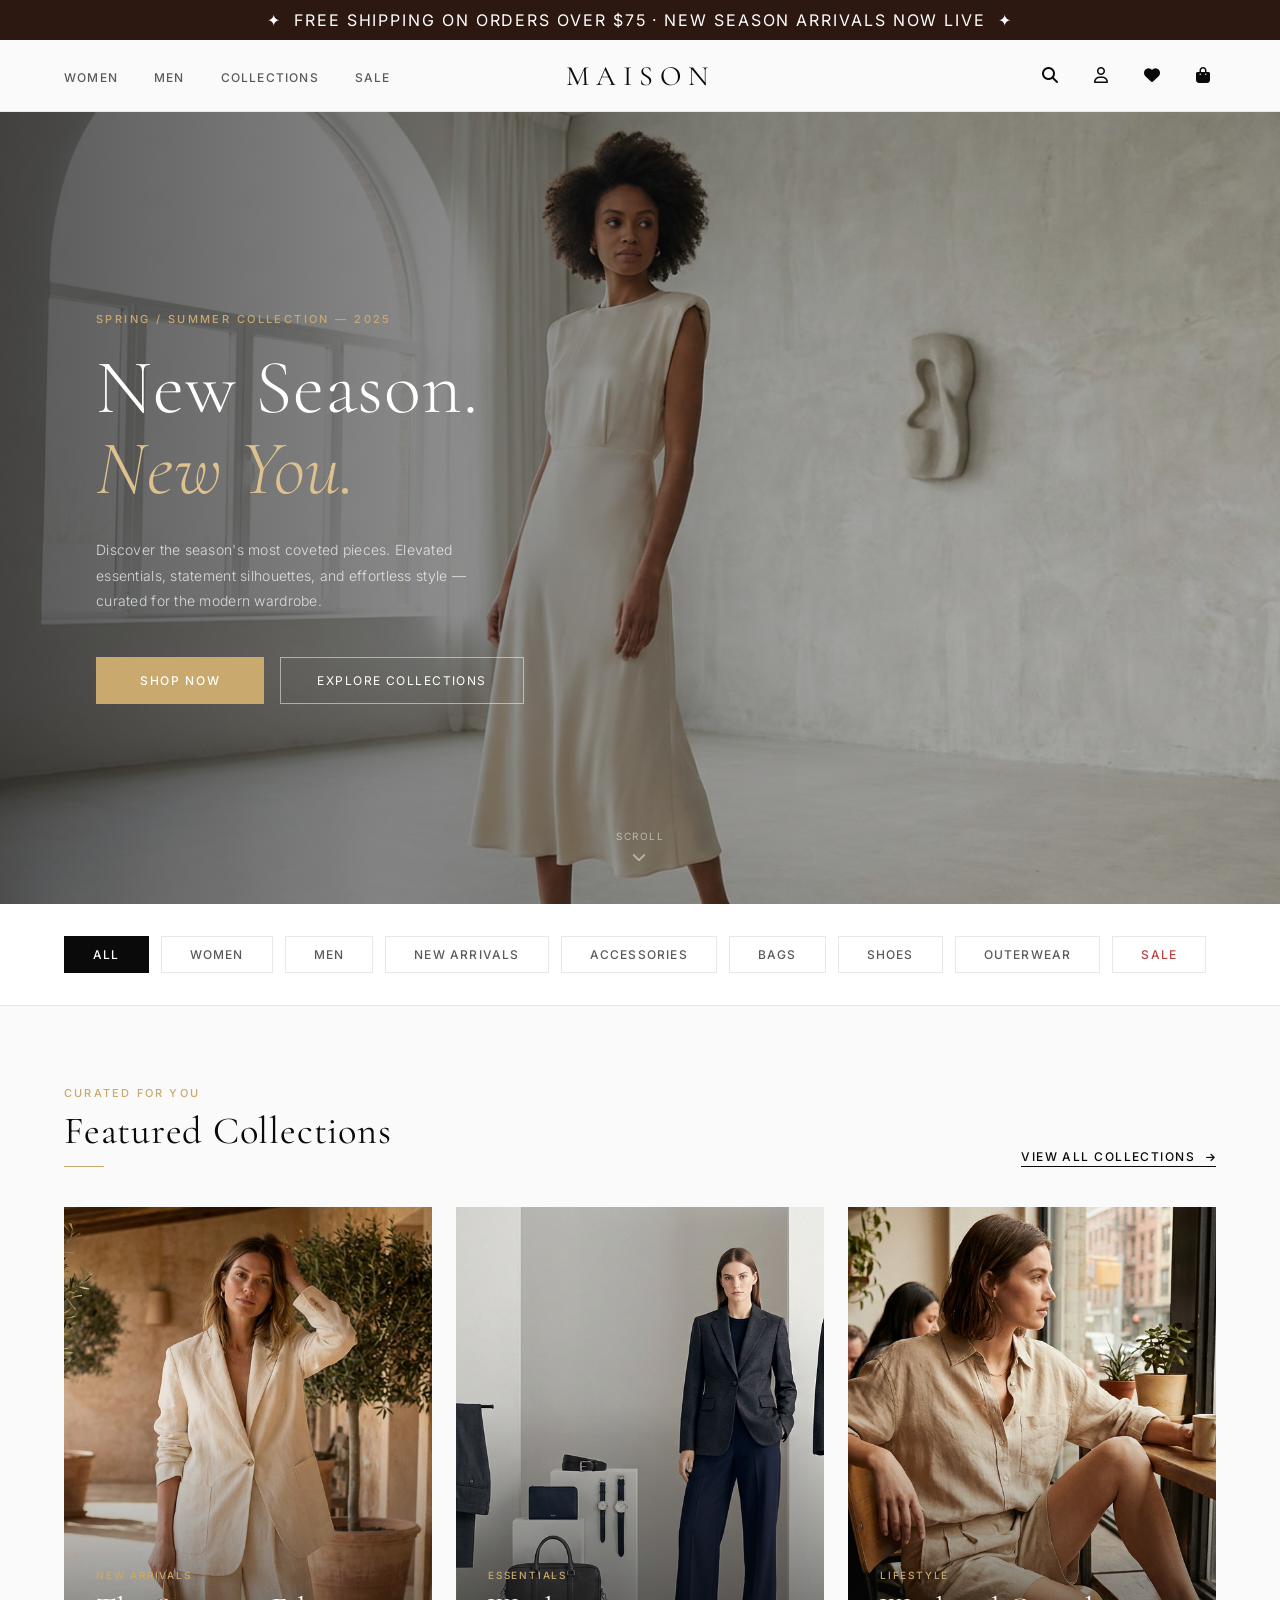
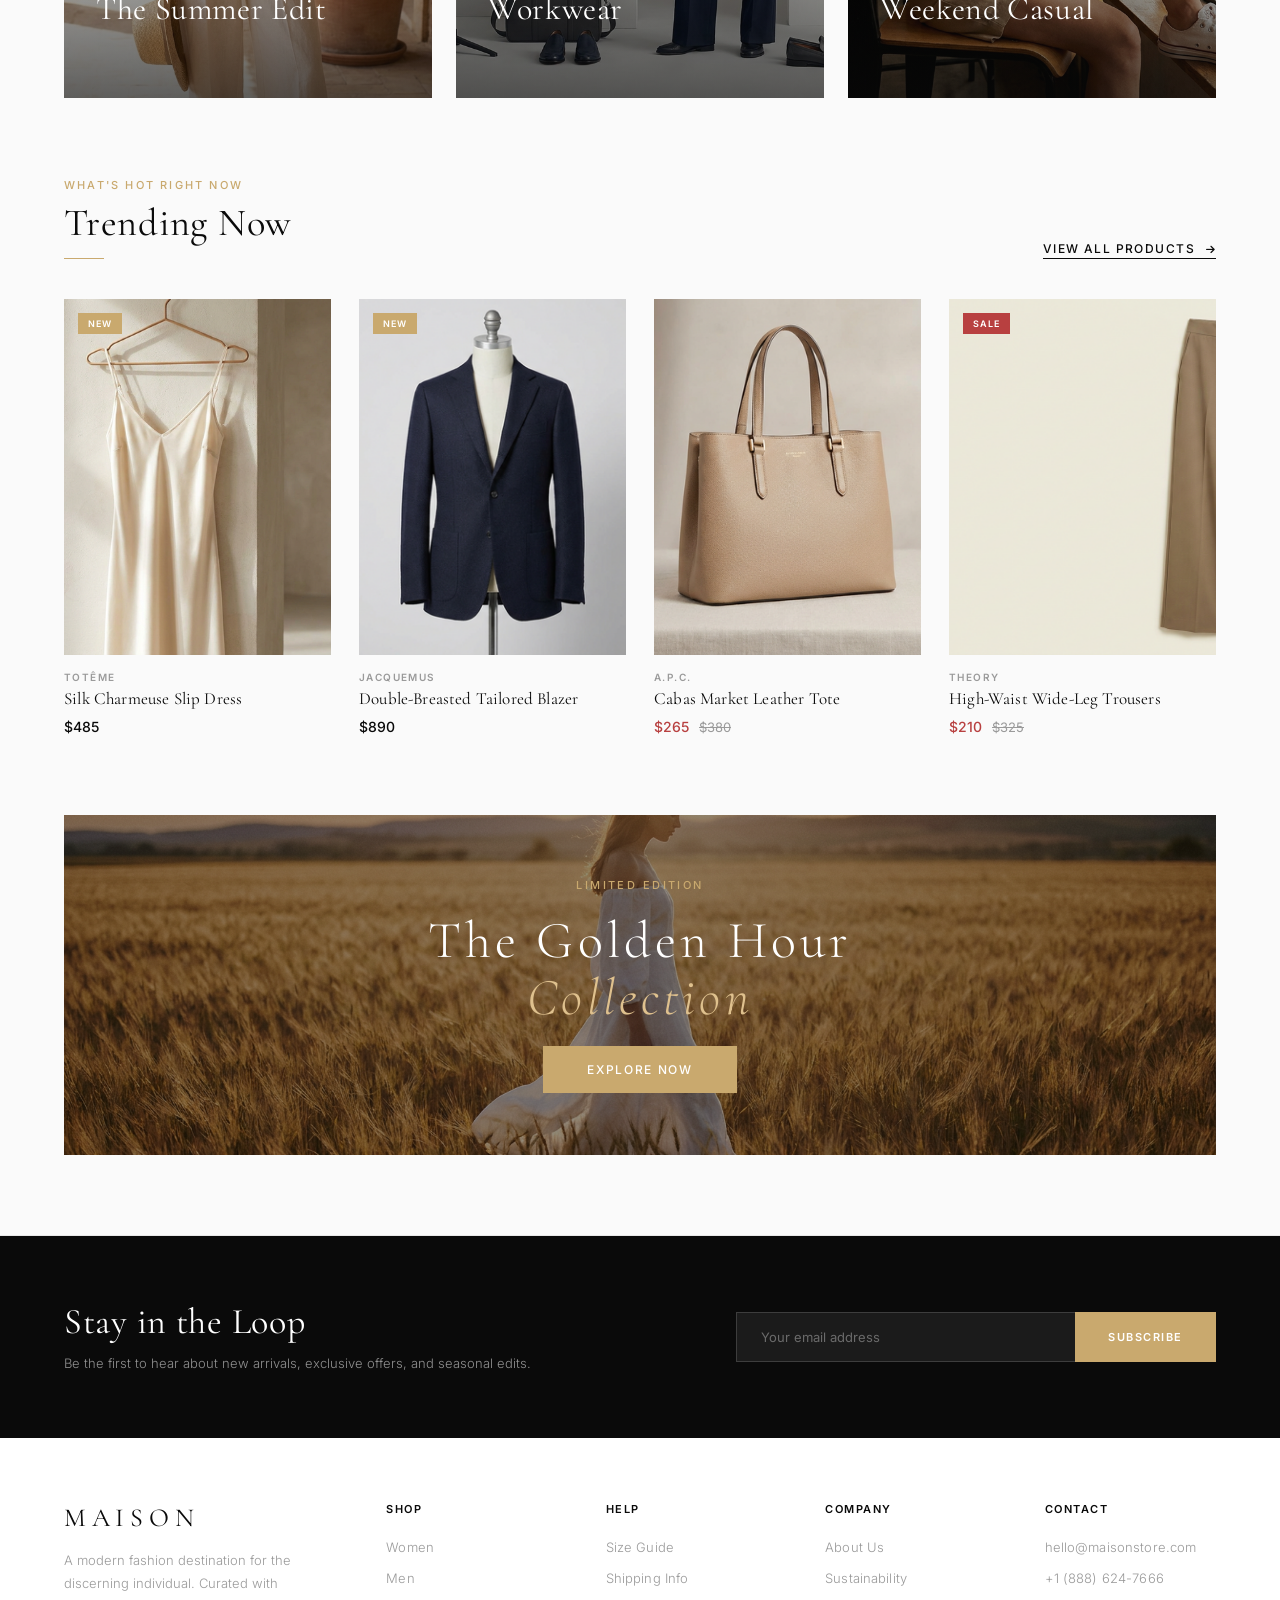
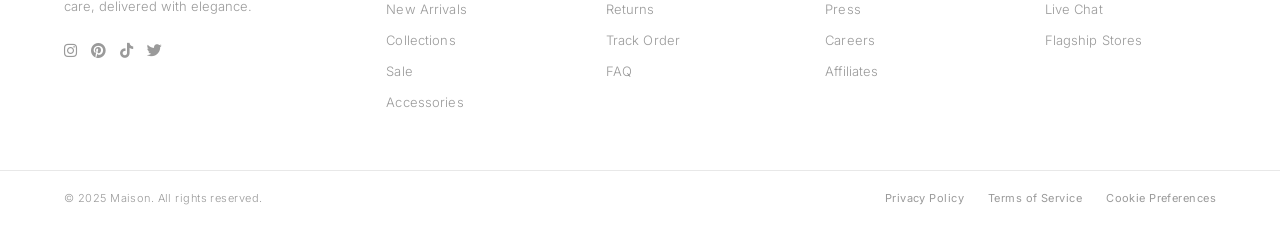
<file: index.html>
<!DOCTYPE html><html lang="en"><head>
  <meta charset="UTF-8">
  <meta name="viewport" content="width=device-width, initial-scale=1.0">
  <title>MAISON — New Season. New You.</title>
  <link rel="preconnect" href="https://fonts.googleapis.com">
  <link rel="preconnect" href="https://fonts.gstatic.com" crossorigin="">
  <link href="https://fonts.googleapis.com/css2?family=Cormorant+Garamond:ital,wght@0,300;0,400;0,500;0,600;1,300;1,400;1,500&amp;family=Inter:wght@300;400;500;600&amp;display=swap" rel="stylesheet">
  <link href="https://cdnjs.cloudflare.com/ajax/libs/font-awesome/6.7.2/css/all.min.css" rel="stylesheet">
    <link rel="stylesheet" href="assets/css/homepage.css">
    <link rel="stylesheet" href="assets/css/search.css">
</head>
<body>

  <!-- Announcement Bar -->
  <div class="announcement-bar">
    <span>✦</span>&nbsp;&nbsp;Free shipping on orders over $75 · New Season Arrivals Now Live&nbsp;&nbsp;<span>✦</span>
  </div>

  <!-- Navigation -->
  <nav class="nav" id="mainNav">
    <ul class="nav-links">
      <li><a href="Product Listing.html">Women</a></li>
      <li><a href="Product Listing.html">Men</a></li>
      <li><a href="Product Listing.html">Collections</a></li>
      <li><a href="Product Listing.html">Sale</a></li>
    </ul>

    <a href="Homepage.html" class="nav-logo">Maison</a>

    <div class="nav-actions">
      <button class="nav-menu-btn" aria-label="Toggle navigation" aria-expanded="false">
        <i class="fas fa-bars"></i>
      </button>
      <button type="button" class="nav-action-btn" aria-label="Search" onclick="openSearchOverlay()">
        <i class="fas fa-search"></i>
      </button>
      <button class="nav-action-btn" aria-label="Account">
        <i class="far fa-user"></i>
      </button>
        <button class="nav-action-btn" aria-label="Wishlist" onclick="location.href='wishlist.html'" style="position:relative">
          <i class="fas fa-heart"></i>
          <span class="wishlist-badge" style="display:none; position:absolute; top:-6px; right:-6px; background:#c44; color:#fff; font-size:11px; padding:2px 6px; border-radius:999px;">0</span>
        </button>
        <button class="nav-action-btn" aria-label="Cart" style="position:relative" onclick="location.href='Shopping Cart.html'">
          <i class="fas fa-shopping-bag"></i>
          <span class="cart-badge">2</span>
        </button>
    </div>
  </nav>

  <!-- Hero -->
  <section class="hero">
    <img src="assets/images/fashion_editorial_hero_model.jpg" alt="A high-fashion editorial photograph of a model in elegant spring clothing — a flowing cream silk midi dress with structured shoulders — standing in a bright minimalist studio with soft natural light, shot in a sophisticated editorial style" width="1728" height="900" class="hero-image">
    <div class="hero-overlay"></div>
    <div class="hero-content">
      <p class="hero-eyebrow">Spring / Summer Collection — 2025</p>
      <h1 class="hero-headline">New Season.<br><em>New You.</em></h1>
      <p class="hero-subtext">Discover the season's most coveted pieces. Elevated essentials, statement silhouettes, and effortless style — curated for the modern wardrobe.</p>
      <div class="hero-ctas">
        <a href="Product Listing.html" class="btn-primary">Shop Now</a>
        <a href="Product Listing.html" class="btn-ghost">Explore Collections</a>
      </div>
    </div>
    <div class="hero-scroll-hint">
      <span>Scroll</span>
      <i class="fas fa-chevron-down"></i>
    </div>
  </section>

  <!-- Category Chips -->
  <section class="categories-section">
    <div class="categories-scroll">
      <button class="category-chip active">All</button>
      <button class="category-chip">Women</button>
      <button class="category-chip">Men</button>
      <button class="category-chip">New Arrivals</button>
      <button class="category-chip">Accessories</button>
      <button class="category-chip">Bags</button>
      <button class="category-chip">Shoes</button>
      <button class="category-chip">Outerwear</button>
      <button class="category-chip sale">Sale</button>
    </div>
  </section>

  <!-- Featured Collections -->
  <section class="featured-section">
    <div class="section-header">
      <div>
        <p class="section-eyebrow">Curated for You</p>
        <h2 class="section-title">Featured Collections</h2>
        <div class="divider"></div>
      </div>
      <a href="Product Listing.html" class="section-link">View All Collections <i class="fas fa-arrow-right" style="font-size:10px;margin-left:6px;"></i></a>
    </div>

    <div class="collections-grid">
      <div class="collection-card" onclick="location.href='Product Listing.html'" role="link" tabindex="0">
        <img src="assets/images/summer_edit_fashion_collection.jpg" alt="Fashion editorial image showing summer collection with flowing linen pieces, bright whites and sandy tones, model posing outdoors in warm Mediterranean setting with golden light" width="560" height="747">
        <div class="collection-overlay"></div>
        <div class="collection-content">
          <p class="collection-tag">New Arrivals</p>
          <h3 class="collection-title">The Summer Edit</h3>
          <a href="Product Listing.html" class="collection-cta">Shop Now <i class="fas fa-arrow-right"></i></a>
        </div>
      </div>

      <div class="collection-card" onclick="location.href='Product Listing.html'" role="link" tabindex="0">
        <img src="assets/images/workwear_fashion_collection.jpg" alt="Professional fashion editorial showing sharp tailored workwear pieces, structured blazers, wide-leg trousers, and polished accessories in navy and charcoal tones, clean studio setting" width="560" height="747">
        <div class="collection-overlay"></div>
        <div class="collection-content">
          <p class="collection-tag">Essentials</p>
          <h3 class="collection-title">Workwear</h3>
          <a href="Product Listing.html" class="collection-cta">Shop Now <i class="fas fa-arrow-right"></i></a>
        </div>
      </div>

      <div class="collection-card" onclick="location.href='Product Listing.html'" role="link" tabindex="0">
        <img src="assets/images/weekend_casual_fashion_collection.jpg" alt="Relaxed weekend casual fashion editorial, model wearing oversized linen shirt, tailored shorts, and casual sneakers in a warm sunlit urban coffee shop setting, effortlessly chic and modern" width="560" height="747">
        <div class="collection-overlay"></div>
        <div class="collection-content">
          <p class="collection-tag">Lifestyle</p>
          <h3 class="collection-title">Weekend Casual</h3>
          <a href="Product Listing.html" class="collection-cta">Shop Now <i class="fas fa-arrow-right"></i></a>
        </div>
      </div>
    </div>
  </section>

  <!-- Trending Now -->
  <section class="trending-section">
    <div class="section-header">
      <div>
        <p class="section-eyebrow">What's Hot Right Now</p>
        <h2 class="section-title">Trending Now</h2>
        <div class="divider"></div>
      </div>
      <a href="Product Listing.html" class="section-link">View All Products <i class="fas fa-arrow-right" style="font-size:10px;margin-left:6px;"></i></a>
    </div>

    <div class="products-grid">

      <div class="product-card" data-product-id="prod-slip-cream" data-groups="women,new" onclick="if (!event.target.closest('button')) location.href='Product Detail.html'" role="link" tabindex="0">
        <div class="product-image-wrap">
          <img src="assets/images/product_silk_slip_dress_cream.jpg" alt="A luxurious cream silk slip dress on a white garment form, minimalist studio background, soft shadows highlighting the fluid drape of the fabric" width="400" height="533">
          <span class="product-badge new">New</span>
          <button class="product-wishlist" data-product-id="prod-slip-cream"><i class="far fa-heart"></i></button>
          <button class="product-quick-add" data-product-id="prod-slip-cream">Quick Add</button>
        </div>
        <p class="product-brand">Totême</p>
        <p class="product-title">Silk Charmeuse Slip Dress</p>
        <div class="product-pricing">
          <span class="product-price">$485</span>
        </div>
      </div>

      <div class="product-card" data-product-id="prod-blazer-navy" data-groups="men,new" onclick="if (!event.target.closest('button')) location.href='Product Detail.html'" role="link" tabindex="0">
        <div class="product-image-wrap">
          <img src="assets/images/product_tailored_blazer_navy.jpg" alt="Sharp navy tailored double-breasted blazer neatly folded showing clean lapels and structure, on light gray studio background" width="400" height="533">
          <span class="product-badge new">New</span>
          <button class="product-wishlist" data-product-id="prod-blazer-navy"><i class="far fa-heart"></i></button>
          <button class="product-quick-add" data-product-id="prod-blazer-navy">Quick Add</button>
        </div>
        <p class="product-brand">Jacquemus</p>
        <p class="product-title">Double-Breasted Tailored Blazer</p>
        <div class="product-pricing">
          <span class="product-price">$890</span>
        </div>
      </div>

      <div class="product-card" data-product-id="prod-tote-tan" data-groups="bags,accessories" onclick="if (!event.target.closest('button')) location.href='Product Detail.html'" role="link" tabindex="0">
        <div class="product-image-wrap">
          <img src="assets/images/product_leather_tote_tan.jpg" alt="A refined structured tan leather tote bag with gold hardware and top handles, photographed on a clean white marble surface with soft natural lighting" width="400" height="533">
          <button class="product-wishlist liked" data-product-id="prod-tote-tan"><i class="fas fa-heart"></i></button>
          <button class="product-quick-add" data-product-id="prod-tote-tan">Quick Add</button>
        </div>
        <p class="product-brand">A.P.C.</p>
        <p class="product-title">Cabas Market Leather Tote</p>
        <div class="product-pricing">
          <span class="product-price product-price-sale">$265</span>
          <span class="product-price-original">$380</span>
        </div>
      </div>

      <div class="product-card" data-product-id="prod-trousers-camel" data-groups="women,sale" onclick="if (!event.target.closest('button')) location.href='Product Detail.html'" role="link" tabindex="0">
        <div class="product-image-wrap">
          <img src="assets/images/product_wide_leg_trousers_camel.jpg" alt="Elegant wide-leg tailored trousers in camel wool blend, flat lay on natural linen background showing clean lines and quality drape" width="400" height="533">
          <span class="product-badge sale">Sale</span>
          <button class="product-wishlist" data-product-id="prod-trousers-camel"><i class="far fa-heart"></i></button>
          <button class="product-quick-add" data-product-id="prod-trousers-camel">Quick Add</button>
        </div>
        <p class="product-brand">Theory</p>
        <p class="product-title">High-Waist Wide-Leg Trousers</p>
        <div class="product-pricing">
          <span class="product-price product-price-sale">$210</span>
          <span class="product-price-original">$325</span>
        </div>
      </div>

    </div>
  </section>

  <!-- Editorial Banner -->
  <div class="editorial-banner">
    <img src="assets/images/editorial_banner_summer_campaign.jpg" alt="Wide cinematic fashion campaign banner showing a model in a flowing white maxi dress walking through golden wheat fields at golden hour, dreamy soft focus editorial photography" width="1600" height="340">
    <div class="editorial-banner-overlay">
      <p style="font-size:11px;font-weight:500;letter-spacing:0.22em;text-transform:uppercase;color:var(--gold);">Limited Edition</p>
      <h2 class="editorial-banner-title">The Golden Hour<br><em>Collection</em></h2>
      <a href="Product Listing.html" class="btn-primary">Explore Now</a>
    </div>
  </div>

  <!-- Footer -->
  <footer class="footer">
    <div class="footer-newsletter">
      <div class="footer-newsletter-text">
        <h3>Stay in the Loop</h3>
        <p>Be the first to hear about new arrivals, exclusive offers, and seasonal edits.</p>
      </div>
      <form class="footer-newsletter-form" onsubmit="return false;">
        <input type="email" placeholder="Your email address">
        <button type="submit">Subscribe</button>
      </form>
    </div>

    <div class="footer-main">
      <div class="footer-brand">
        <h2>Maison</h2>
        <p>A modern fashion destination for the discerning individual. Curated with care, delivered with elegance.</p>
        <div class="footer-social">
          <a href="#"><i class="fab fa-instagram"></i></a>
          <a href="#"><i class="fab fa-pinterest"></i></a>
          <a href="#"><i class="fab fa-tiktok"></i></a>
          <a href="#"><i class="fab fa-twitter"></i></a>
        </div>
      </div>

      <div class="footer-col">
        <h4>Shop</h4>
        <ul>
          <li><a href="#">Women</a></li>
          <li><a href="#">Men</a></li>
          <li><a href="#">New Arrivals</a></li>
          <li><a href="#">Collections</a></li>
          <li><a href="#">Sale</a></li>
          <li><a href="#">Accessories</a></li>
        </ul>
      </div>

      <div class="footer-col">
        <h4>Help</h4>
        <ul>
          <li><a href="#">Size Guide</a></li>
          <li><a href="#">Shipping Info</a></li>
          <li><a href="#">Returns</a></li>
          <li><a href="#">Track Order</a></li>
          <li><a href="#">FAQ</a></li>
        </ul>
      </div>

      <div class="footer-col">
        <h4>Company</h4>
        <ul>
          <li><a href="#">About Us</a></li>
          <li><a href="#">Sustainability</a></li>
          <li><a href="#">Press</a></li>
          <li><a href="#">Careers</a></li>
          <li><a href="#">Affiliates</a></li>
        </ul>
      </div>

      <div class="footer-col">
        <h4>Contact</h4>
        <ul>
          <li><a href="#">hello@maisonstore.com</a></li>
          <li><a href="#">+1 (888) 624-7666</a></li>
          <li><a href="#">Live Chat</a></li>
          <li><a href="#">Flagship Stores</a></li>
        </ul>
      </div>
    </div>

    <div class="footer-bottom">
      <p>© 2025 Maison. All rights reserved.</p>
      <div class="footer-bottom-links">
        <a href="#">Privacy Policy</a>
        <a href="#">Terms of Service</a>
        <a href="#">Cookie Preferences</a>
      </div>
    </div>
  </footer>

    <script src="assets/js/shop-state.js"></script>
    <script src="assets/js/homepage.js"></script>
    <script src="assets/js/search.js"></script>

  <div id="searchOverlay">
    <div class="search-panel" role="dialog" aria-modal="true" aria-labelledby="searchLabel">
      <div class="search-panel-top">
        <input type="search" class="search-input" placeholder="Search for products, brands, collections…" aria-label="Search products" oninput="handleSearchInput(event)">
        <button type="button" class="search-close-btn" aria-label="Close search" onclick="closeSearchOverlay()">×</button>
      </div>
      <div class="search-results" id="searchResults"></div>
    </div>
  </div>

</body></html>
</file>
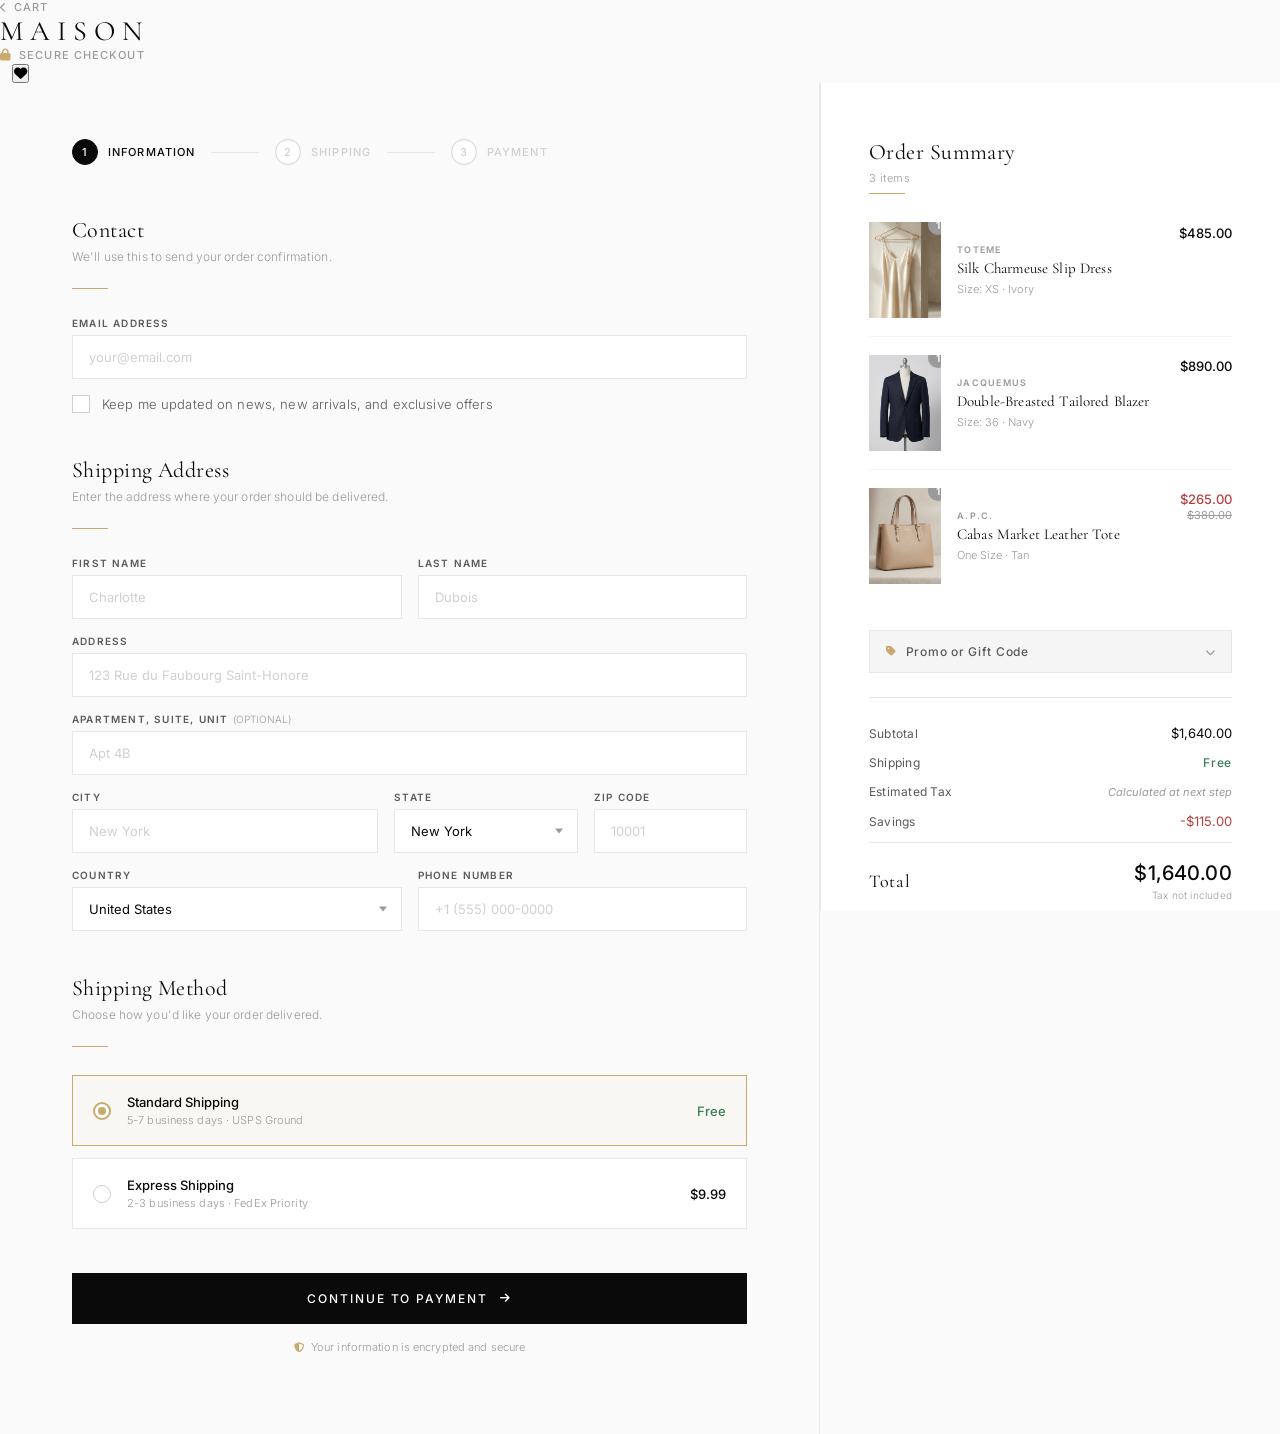
<file: Checkout.html>
<!DOCTYPE html><html lang="en"><head>
  <meta charset="UTF-8">
  <meta name="viewport" content="width=device-width, initial-scale=1.0">
  <title>MAISON - Checkout</title>
  <link rel="preconnect" href="https://fonts.googleapis.com">
  <link rel="preconnect" href="https://fonts.gstatic.com" crossorigin="">
  <link href="https://fonts.googleapis.com/css2?family=Cormorant+Garamond:ital,wght@0,300;0,400;0,500;0,600;1,300;1,400;1,500&amp;family=Inter:wght@300;400;500;600&amp;display=swap" rel="stylesheet">
  <link href="https://cdnjs.cloudflare.com/ajax/libs/font-awesome/6.7.2/css/all.min.css" rel="stylesheet">
    <link rel="stylesheet" href="assets/css/checkout.css">
</head>
<body>

  <!-- Checkout Header -->
  <header class="checkout-header">
    <a href="Shopping Cart.html" class="back-to-cart">
      <i class="fas fa-chevron-left"></i> Cart
    </a>
    <a href="index.html" class="checkout-logo">Maison</a>
    <div class="checkout-secure">
      <i class="fas fa-lock"></i>
      Secure Checkout
    </div>
    <div style="margin-left:12px;">
      <button class="nav-action-btn" aria-label="Wishlist" onclick="location.href='wishlist.html'" style="position:relative">
        <i class="fas fa-heart"></i>
        <span class="wishlist-badge" style="display:none; position:absolute; top:-6px; right:-6px; background:#c44; color:#fff; font-size:11px; padding:2px 6px; border-radius:999px;">0</span>
      </button>
    </div>
  </header>

  <!-- Main Layout -->
  <div class="checkout-layout">

    <!-- Left: Checkout Form -->
    <div class="checkout-left">

      <!-- Progress Steps -->
      <div class="checkout-steps">
        <div class="step-item active">
          <div class="step-number">1</div>
          <span>Information</span>
        </div>
        <div class="step-divider"></div>
        <div class="step-item">
          <div class="step-number">2</div>
          <span>Shipping</span>
        </div>
        <div class="step-divider"></div>
        <div class="step-item">
          <div class="step-number">3</div>
          <span>Payment</span>
        </div>
      </div>

      <!-- Contact Section -->
      <div class="form-section">
        <h2 class="form-section-title">Contact</h2>
        <p class="form-section-subtitle">We'll use this to send your order confirmation.</p>
        <div class="form-divider"></div>

        <div class="form-row single">
          <div class="form-group">
            <label class="form-label">Email Address</label>
            <input type="email" class="form-input" placeholder="your@email.com">
          </div>
        </div>

        <div class="checkbox-group" onclick="toggleCheckbox(this)">
          <div class="custom-checkbox">
            <i class="fas fa-check"></i>
          </div>
          <span class="checkbox-label">Keep me updated on news, new arrivals, and exclusive offers</span>
        </div>
      </div>

      <!-- Shipping Address -->
      <div class="form-section">
        <h2 class="form-section-title">Shipping Address</h2>
        <p class="form-section-subtitle">Enter the address where your order should be delivered.</p>
        <div class="form-divider"></div>

        <div class="form-row">
          <div class="form-group">
            <label class="form-label">First Name</label>
            <input type="text" class="form-input" placeholder="Charlotte">
          </div>
          <div class="form-group">
            <label class="form-label">Last Name</label>
            <input type="text" class="form-input" placeholder="Dubois">
          </div>
        </div>

        <div class="form-row single" style="margin-bottom:16px;">
          <div class="form-group">
            <label class="form-label">Address</label>
            <input type="text" class="form-input" placeholder="123 Rue du Faubourg Saint-Honore">
          </div>
        </div>

        <div class="form-row single" style="margin-bottom:16px;">
          <div class="form-group">
            <label class="form-label">Apartment, Suite, Unit <span style="font-weight:300;color:var(--gray-500);letter-spacing:0">(optional)</span></label>
            <input type="text" class="form-input" placeholder="Apt 4B">
          </div>
        </div>

        <div class="form-row triple" style="margin-bottom:16px;">
          <div class="form-group">
            <label class="form-label">City</label>
            <input type="text" class="form-input" placeholder="New York">
          </div>
          <div class="form-group">
            <label class="form-label">State</label>
            <div class="form-select-wrap">
              <select class="form-input form-select">
                <option value="">Select...</option>
                <option>Alabama</option>
                <option>Alaska</option>
                <option>Arizona</option>
                <option>California</option>
                <option>Colorado</option>
                <option>Connecticut</option>
                <option>Florida</option>
                <option>Georgia</option>
                <option>Illinois</option>
                <option>Massachusetts</option>
                <option>Michigan</option>
                <option>Minnesota</option>
                <option selected="">New York</option>
                <option>North Carolina</option>
                <option>Ohio</option>
                <option>Oregon</option>
                <option>Pennsylvania</option>
                <option>Texas</option>
                <option>Virginia</option>
                <option>Washington</option>
              </select>
            </div>
          </div>
          <div class="form-group">
            <label class="form-label">ZIP Code</label>
            <input type="text" class="form-input" placeholder="10001" maxlength="10">
          </div>
        </div>

        <div class="form-row" style="margin-bottom:16px;">
          <div class="form-group">
            <label class="form-label">Country</label>
            <div class="form-select-wrap">
              <select class="form-input form-select">
                <option value="">Select country...</option>
                <option selected="">United States</option>
                <option>Canada</option>
                <option>United Kingdom</option>
                <option>France</option>
                <option>Germany</option>
                <option>Italy</option>
                <option>Australia</option>
                <option>Japan</option>
              </select>
            </div>
          </div>
          <div class="form-group">
            <label class="form-label">Phone Number</label>
            <input type="tel" class="form-input" placeholder="+1 (555) 000-0000">
          </div>
        </div>
      </div>

      <!-- Shipping Method -->
      <div class="form-section">
        <h2 class="form-section-title">Shipping Method</h2>
        <p class="form-section-subtitle">Choose how you'd like your order delivered.</p>
        <div class="form-divider"></div>

        <div class="shipping-options">
          <div class="shipping-option selected" onclick="selectShipping(this)">
            <div class="radio-indicator">
              <div class="radio-dot"></div>
            </div>
            <div class="shipping-option-info">
              <p class="shipping-option-name">Standard Shipping</p>
              <p class="shipping-option-desc">5-7 business days · USPS Ground</p>
            </div>
            <span class="shipping-option-price free">Free</span>
          </div>

          <div class="shipping-option" onclick="selectShipping(this)">
            <div class="radio-indicator">
              <div class="radio-dot"></div>
            </div>
            <div class="shipping-option-info">
              <p class="shipping-option-name">Express Shipping</p>
              <p class="shipping-option-desc">2-3 business days · FedEx Priority</p>
            </div>
            <span class="shipping-option-price">$9.99</span>
          </div>
        </div>
      </div>

      <!-- CTA -->
      <div class="checkout-cta-wrap">
        <button class="btn-checkout">
          Continue to Payment <i class="fas fa-arrow-right"></i>
        </button>
        <p class="checkout-privacy">
          <i class="fas fa-shield-alt"></i>
          Your information is encrypted and secure
        </p>
      </div>

    </div>

    <!-- Right: Order Summary -->
    <div class="checkout-right">

      <h2 class="summary-title">Order Summary</h2>
      <p class="summary-item-count">3 items</p>
      <div class="summary-divider-gold"></div>

      <!-- Items -->
      <div class="order-items">

        <div class="order-item">
          <div class="order-item-image">
            <img src="assets/images/product_silk_slip_dress_cream.jpg" alt="A luxurious cream silk slip dress on a white garment form, minimalist studio background, soft shadows highlighting the fluid drape of the fabric" width="72" height="96">
            <span class="item-qty-badge">1</span>
          </div>
          <div class="order-item-details">
            <p class="order-item-brand">Toteme</p>
            <p class="order-item-name">Silk Charmeuse Slip Dress</p>
            <p class="order-item-variant">Size: XS · Ivory</p>
          </div>
          <div style="text-align:right;">
            <span class="order-item-price">$485.00</span>
          </div>
        </div>

        <div class="order-item">
          <div class="order-item-image">
            <img src="assets/images/product_tailored_blazer_navy.jpg" alt="Sharp navy tailored double-breasted blazer neatly folded showing clean lapels and structure, on light gray studio background" width="72" height="96">
            <span class="item-qty-badge">1</span>
          </div>
          <div class="order-item-details">
            <p class="order-item-brand">Jacquemus</p>
            <p class="order-item-name">Double-Breasted Tailored Blazer</p>
            <p class="order-item-variant">Size: 36 · Navy</p>
          </div>
          <div style="text-align:right;">
            <span class="order-item-price">$890.00</span>
          </div>
        </div>

        <div class="order-item">
          <div class="order-item-image">
            <img src="assets/images/product_leather_tote_tan.jpg" alt="A refined structured tan leather tote bag with gold hardware and top handles, photographed on a clean white marble surface with soft natural lighting" width="72" height="96">
            <span class="item-qty-badge">1</span>
          </div>
          <div class="order-item-details">
            <p class="order-item-brand">A.P.C.</p>
            <p class="order-item-name">Cabas Market Leather Tote</p>
            <p class="order-item-variant">One Size · Tan</p>
          </div>
          <div style="text-align:right;">
            <span class="order-item-price order-item-price-sale">$265.00</span>
            <span class="order-item-price-original">$380.00</span>
          </div>
        </div>

      </div>

      <!-- Promo Code -->
      <div class="promo-section">
        <div class="promo-toggle" id="promoToggle" onclick="togglePromo()">
          <span class="promo-toggle-label">
            <i class="fas fa-tag"></i>
            Promo or Gift Code
          </span>
          <i class="fas fa-chevron-down promo-toggle-arrow"></i>
        </div>
        <div class="promo-input-wrap" id="promoInputWrap">
          <input type="text" class="promo-input" placeholder="Enter code" id="promoInput">
          <button class="promo-apply-btn">Apply</button>
        </div>
      </div>

      <!-- Totals -->
      <div class="order-totals">
        <div class="total-line">
          <span class="total-line-label">Subtotal</span>
          <span class="total-line-value">$1,640.00</span>
        </div>
        <div class="total-line">
          <span class="total-line-label">Shipping</span>
          <span class="total-line-value free">Free</span>
        </div>
        <div class="total-line">
          <span class="total-line-label">Estimated Tax</span>
          <span class="total-line-value pending">Calculated at next step</span>
        </div>
        <div class="total-line">
          <span class="total-line-label">Savings</span>
            <span class="total-line-value" style="color:var(--error);">-$115.00</span>
        </div>

        <div class="total-main">
          <span class="total-main-label">Total</span>
          <div>
            <span class="total-main-value">$1,640.00</span>
            <p class="total-vat-note">Tax not included</p>
          </div>
        </div>
      </div>

      <!-- Trust Badges -->
      <div class="trust-badges">
        <div class="trust-badge">
          <i class="fas fa-undo-alt"></i>
          <span>Free Returns</span>
        </div>
        <div class="trust-badge">
          <i class="fas fa-lock"></i>
          <span>Secure Pay</span>
        </div>
        <div class="trust-badge">
          <i class="fas fa-shipping-fast"></i>
          <span>Fast Delivery</span>
        </div>
      </div>

    </div>
  </div>

    <script src="assets/js/checkout.js"></script>


</body></html>
</file>
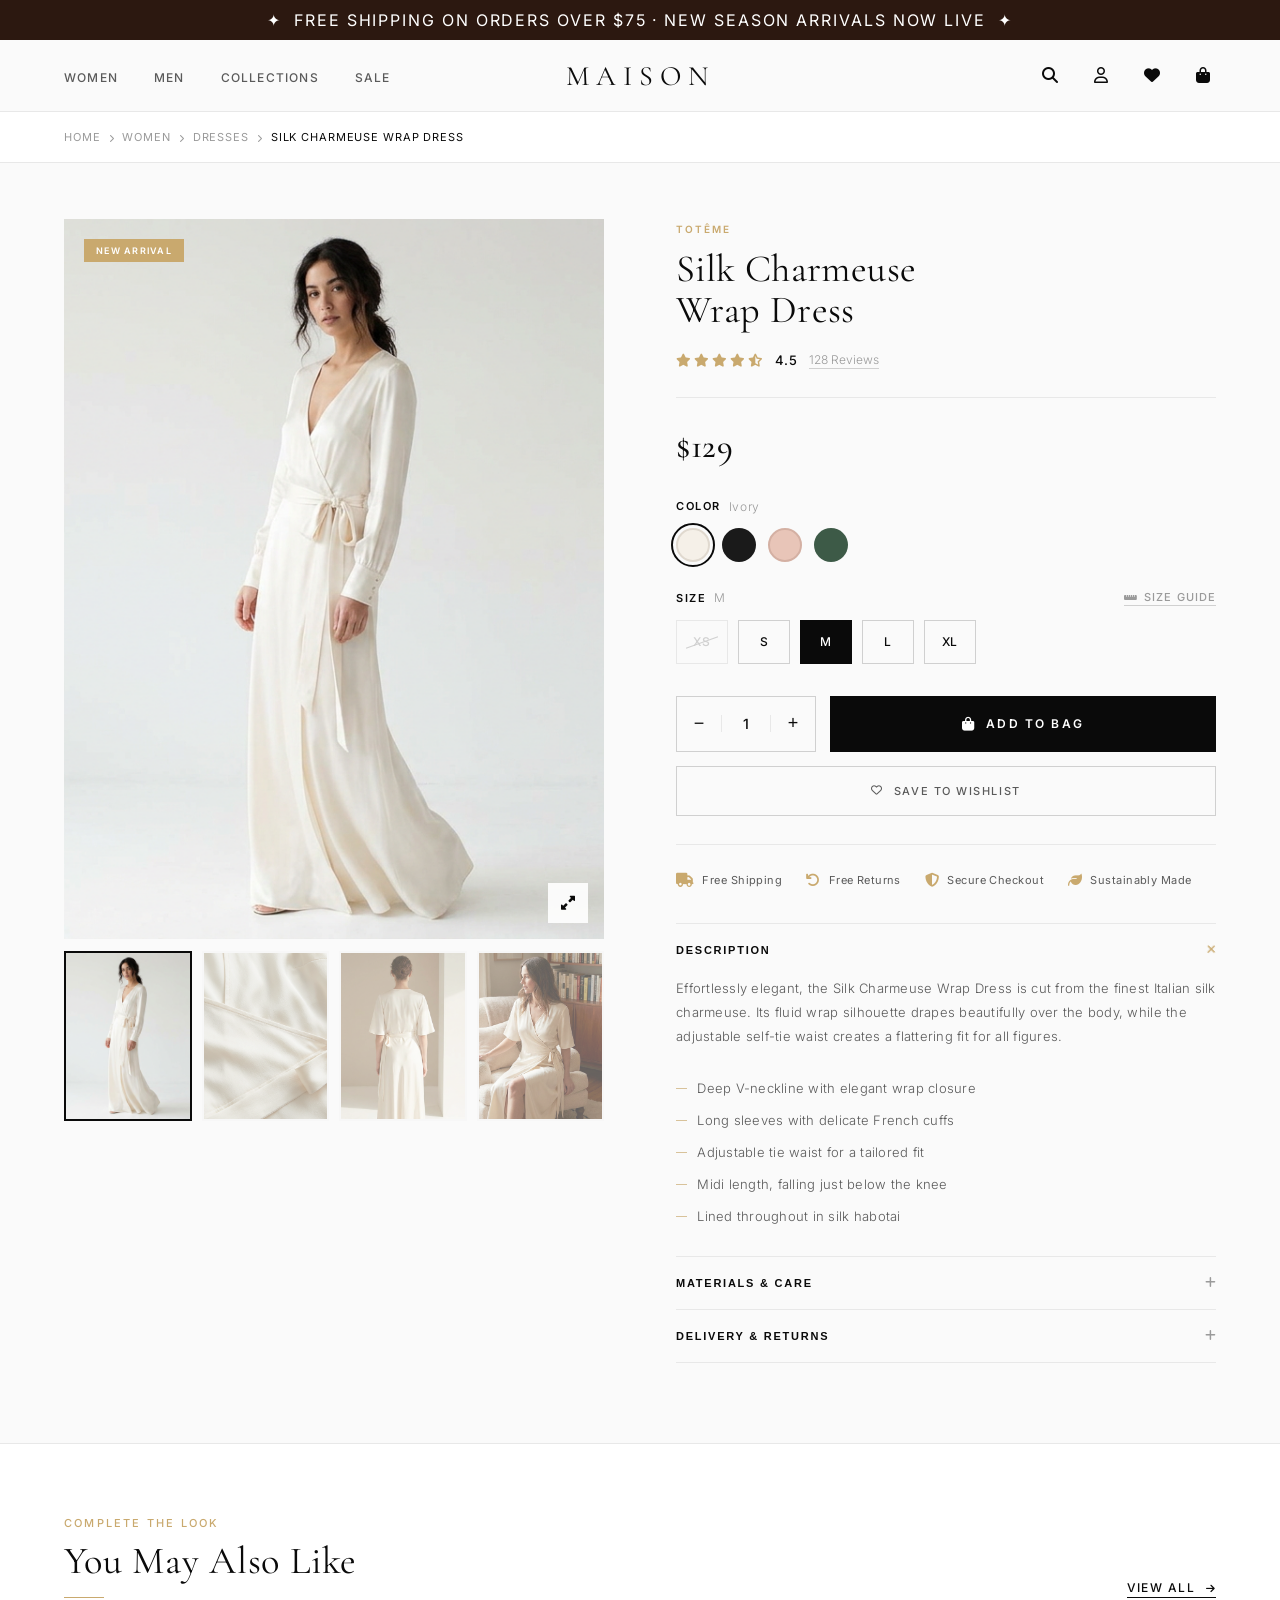
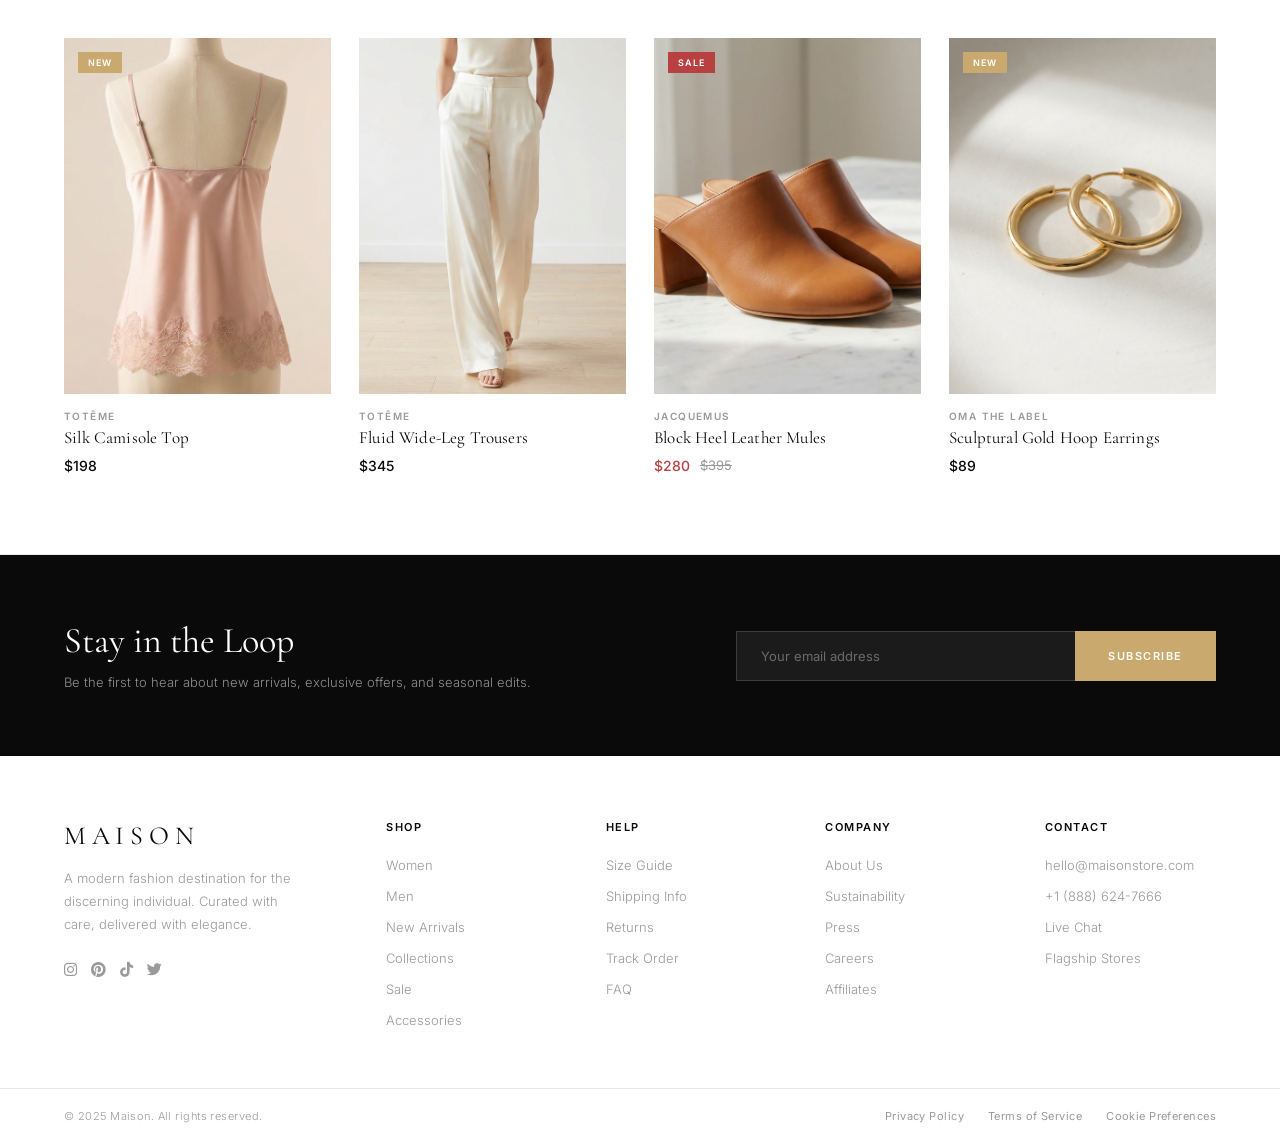
<file: Product Detail.html>
<!DOCTYPE html><html lang="en"><head>
  <meta charset="UTF-8">
  <meta name="viewport" content="width=device-width, initial-scale=1.0">
  <title>MAISON — Silk Charmeuse Wrap Dress</title>
  <link rel="preconnect" href="https://fonts.googleapis.com">
  <link rel="preconnect" href="https://fonts.gstatic.com" crossorigin="">
  <link href="https://fonts.googleapis.com/css2?family=Cormorant+Garamond:ital,wght@0,300;0,400;0,500;0,600;1,300;1,400;1,500&amp;family=Inter:wght@300;400;500;600&amp;display=swap" rel="stylesheet">
  <link href="https://cdnjs.cloudflare.com/ajax/libs/font-awesome/6.7.2/css/all.min.css" rel="stylesheet">
    <link rel="stylesheet" href="assets/css/product-detail.css">
    <link rel="stylesheet" href="assets/css/search.css">
</head>
<body>

  <!-- Announcement Bar -->
  <div class="announcement-bar">
    <span>✦</span>&nbsp;&nbsp;Free shipping on orders over $75 · New Season Arrivals Now Live&nbsp;&nbsp;<span>✦</span>
  </div>

  <!-- Navigation -->
  <nav class="nav" id="mainNav">
    <ul class="nav-links">
      <li><a href="Product Listing.html">Women</a></li>
      <li><a href="Product Listing.html">Men</a></li>
      <li><a href="Product Listing.html">Collections</a></li>
      <li><a href="Product Listing.html">Sale</a></li>
    </ul>
    <a href="index.html" class="nav-logo">Maison</a>
    <div class="nav-actions">
      <button class="nav-menu-btn" aria-label="Toggle navigation" aria-expanded="false">
        <i class="fas fa-bars"></i>
      </button>
      <button class="nav-action-btn" aria-label="Search" onclick="openSearchOverlay()"><i class="fas fa-search"></i></button>
      <button class="nav-action-btn" aria-label="Account"><i class="far fa-user"></i></button>
      <button class="nav-action-btn" aria-label="Wishlist" onclick="location.href='wishlist.html'" style="position:relative">
        <i class="fas fa-heart"></i>
        <span class="wishlist-badge" style="display:none; position:absolute; top:-6px; right:-6px; background:#c44; color:#fff; font-size:11px; padding:2px 6px; border-radius:999px;">0</span>
      </button>
      <button class="nav-action-btn" aria-label="Cart" style="position:relative">
        <i class="fas fa-shopping-bag"></i>
        <span class="cart-badge">3</span>
      </button>
    </div>
  </nav>

  <!-- Breadcrumb -->
  <div class="breadcrumb-bar">
    <ol class="breadcrumb">
      <li><a href="Homepage.html">Home</a></li>
      <li class="breadcrumb-sep"><i class="fas fa-chevron-right" style="font-size:8px;"></i></li>
      <li><a href="Product Listing.html">Women</a></li>
      <li class="breadcrumb-sep"><i class="fas fa-chevron-right" style="font-size:8px;"></i></li>
      <li><a href="Product Listing.html">Dresses</a></li>
      <li class="breadcrumb-sep"><i class="fas fa-chevron-right" style="font-size:8px;"></i></li>
      <li class="active">Silk Charmeuse Wrap Dress</li>
    </ol>
  </div>

  <!-- Product Detail -->
  <div class="pdp-container">

    <!-- Gallery Column -->
    <div class="gallery-col">
      <div class="gallery-main" id="galleryMain">
        <img src="assets/images/product_silk_wrap_dress_ivory_main.jpg" alt="A flowing ivory silk charmeuse wrap dress on a model, shot in a bright minimalist studio, emphasizing the fluid drape of the fabric, long sleeves with delicate cuffs, deep V neckline with tie waist detail, elegant and luxurious feel" width="840" height="1120" id="mainImage">
        <div class="gallery-badge">New Arrival</div>
        <button class="gallery-zoom-btn" aria-label="Zoom"><i class="fas fa-expand-alt"></i></button>
      </div>
      <div class="gallery-thumbnails">
        <div class="gallery-thumb active" onclick="switchImage(this, 'product_silk_wrap_dress_ivory_main.jpg', 'A flowing ivory silk charmeuse wrap dress on a model, studio setting, front view showing elegant drape and tie waist')">
          <img src="assets/images/product_silk_wrap_dress_ivory_main.jpg" alt="Silk wrap dress front view ivory" width="200" height="267">
        </div>
        <div class="gallery-thumb" onclick="switchImage(this, 'product_silk_wrap_dress_ivory_detail.jpg', 'Close-up detail of the silk charmeuse wrap dress neckline and tie closure, showing the luxurious fabric texture and subtle sheen')">
          <img src="assets/images/product_silk_wrap_dress_ivory_detail.jpg" alt="Silk wrap dress fabric detail close-up showing neckline and tie" width="200" height="267">
        </div>
        <div class="gallery-thumb" onclick="switchImage(this, 'product_silk_wrap_dress_ivory_back.jpg', 'Back view of the ivory silk charmeuse wrap dress on a model, showing the clean back silhouette and fabric movement')">
          <img src="assets/images/product_silk_wrap_dress_ivory_back.jpg" alt="Silk wrap dress back view on model" width="200" height="267">
        </div>
        <div class="gallery-thumb" onclick="switchImage(this, 'product_silk_wrap_dress_ivory_lifestyle.jpg', 'Model wearing the ivory silk wrap dress in a sun-drenched interior setting, sitting gracefully showing the dress in a real lifestyle context')">
          <img src="assets/images/product_silk_wrap_dress_ivory_lifestyle.jpg" alt="Silk wrap dress lifestyle shot on model in warm interior setting" width="200" height="267">
        </div>
      </div>
    </div>

    <!-- Product Info Column -->
    <div class="product-col">
      <p class="product-brand-name">Totême</p>
      <h1 class="product-title">Silk Charmeuse<br>Wrap Dress</h1>

      <!-- Rating -->
      <div class="product-rating-row">
        <div class="stars">
          <i class="fas fa-star"></i>
          <i class="fas fa-star"></i>
          <i class="fas fa-star"></i>
          <i class="fas fa-star"></i>
          <i class="fas fa-star-half-alt"></i>
        </div>
        <span class="rating-score">4.5</span>
        <a class="rating-count" href="Product Detail.html#reviews">128 Reviews</a>
      </div>

      <!-- Price -->
      <div class="product-price-row">
        <span class="product-price-main">$129</span>
      </div>

      <!-- Color Selector -->
      <div class="color-selector">
        <div class="selector-label">
          Color <span id="colorName">Ivory</span>
        </div>
        <div class="color-swatches">
          <div class="color-swatch-wrap active" onclick="selectColor(this, 'Ivory')">
            <div class="color-swatch" style="background: #F5F0E8; border-color: #E0D9CF;"></div>
            <div class="color-tooltip">Ivory</div>
          </div>
          <div class="color-swatch-wrap" onclick="selectColor(this, 'Noir')">
            <div class="color-swatch" style="background: #1A1A1A;"></div>
            <div class="color-tooltip">Noir</div>
          </div>
          <div class="color-swatch-wrap" onclick="selectColor(this, 'Blush')">
            <div class="color-swatch" style="background: #E8C5B8; border-color: #D4B0A3;"></div>
            <div class="color-tooltip">Blush</div>
          </div>
          <div class="color-swatch-wrap" onclick="selectColor(this, 'Forest')">
            <div class="color-swatch" style="background: #3D5A47;"></div>
            <div class="color-tooltip">Forest</div>
          </div>
        </div>
      </div>

      <!-- Size Selector -->
      <div class="size-selector">
        <div class="size-label-row">
          <div class="selector-label" style="margin-bottom:0;">
            Size <span id="sizeName">M</span>
          </div>
          <a class="size-guide-link" href="Product Listing.html"><i class="fas fa-ruler-horizontal" style="font-size:10px;"></i> Size Guide</a>
        </div>
        <div class="size-pills" style="margin-top: 14px;">
          <button class="size-pill out-of-stock" disabled="">XS</button>
          <button class="size-pill" onclick="selectSize(this, 'S')">S</button>
          <button class="size-pill active" onclick="selectSize(this, 'M')">M</button>
          <button class="size-pill" onclick="selectSize(this, 'L')">L</button>
          <button class="size-pill" onclick="selectSize(this, 'XL')">XL</button>
        </div>
      </div>

      <!-- Quantity + Add to Bag -->
      <div class="purchase-row">
        <div class="qty-stepper">
          <button class="qty-btn" onclick="adjustQty(-1)" aria-label="Decrease quantity">−</button>
          <span class="qty-val" id="qtyVal">1</span>
          <button class="qty-btn" onclick="adjustQty(1)" aria-label="Increase quantity">+</button>
        </div>
        <button class="btn-add-to-bag" data-product-id="prod-slip-cream" onclick="addToBag(this)">
          <i class="fas fa-shopping-bag" style="font-size:14px;"></i>
          Add to Bag
        </button>
      </div>

      <!-- Wishlist -->
      <button class="btn-wishlist" id="wishlistBtn" data-product-id="prod-slip-cream">
        <i class="far fa-heart" id="wishlistIcon"></i>
        Save to Wishlist
      </button>

      <!-- Trust Badges -->
      <div class="trust-row">
        <div class="trust-item">
          <i class="fas fa-truck"></i>
          <span>Free Shipping</span>
        </div>
        <div class="trust-item">
          <i class="fas fa-undo"></i>
          <span>Free Returns</span>
        </div>
        <div class="trust-item">
          <i class="fas fa-shield-alt"></i>
          <span>Secure Checkout</span>
        </div>
        <div class="trust-item">
          <i class="fas fa-leaf"></i>
          <span>Sustainably Made</span>
        </div>
      </div>

      <!-- Accordions -->
      <div class="accordions">

        <div class="accordion-item open">
          <button class="accordion-trigger" onclick="toggleAccordion(this)">
            <span class="accordion-title">Description</span>
            <i class="fas fa-plus accordion-icon"></i>
          </button>
          <div class="accordion-body">
            <div class="accordion-content">
              <p>Effortlessly elegant, the Silk Charmeuse Wrap Dress is cut from the finest Italian silk charmeuse. Its fluid wrap silhouette drapes beautifully over the body, while the adjustable self-tie waist creates a flattering fit for all figures.</p>
              <br>
              <ul>
                <li>Deep V-neckline with elegant wrap closure</li>
                <li>Long sleeves with delicate French cuffs</li>
                <li>Adjustable tie waist for a tailored fit</li>
                <li>Midi length, falling just below the knee</li>
                <li>Lined throughout in silk habotai</li>
              </ul>
            </div>
          </div>
        </div>

        <div class="accordion-item">
          <button class="accordion-trigger" onclick="toggleAccordion(this)">
            <span class="accordion-title">Materials &amp; Care</span>
            <i class="fas fa-plus accordion-icon"></i>
          </button>
          <div class="accordion-body">
            <div class="accordion-content">
              <ul>
                <li>100% Italian silk charmeuse (shell)</li>
                <li>100% silk habotai (lining)</li>
                <li>Dry clean only — do not wring or tumble dry</li>
                <li>Store on a padded hanger to maintain shape</li>
                <li>Avoid prolonged exposure to direct sunlight</li>
              </ul>
            </div>
          </div>
        </div>

        <div class="accordion-item">
          <button class="accordion-trigger" onclick="toggleAccordion(this)">
            <span class="accordion-title">Delivery &amp; Returns</span>
            <i class="fas fa-plus accordion-icon"></i>
          </button>
          <div class="accordion-body">
            <div class="accordion-content">
              <ul>
                <li>Free standard shipping on all orders over $75</li>
                <li>Express delivery available at checkout (2–3 business days)</li>
                <li>Free returns within 30 days of purchase</li>
                <li>Items must be unworn and in original packaging</li>
                <li>Final sale items are not eligible for return</li>
              </ul>
            </div>
          </div>
        </div>

      </div>
    </div>
  </div>

  <!-- You May Also Like -->
  <section class="also-like-section">
    <div class="section-header">
      <div>
        <p class="section-eyebrow">Complete the Look</p>
        <h2 class="section-title">You May Also Like</h2>
        <div class="divider"></div>
      </div>
      <a href="Product Listing.html" class="section-link">View All <i class="fas fa-arrow-right" style="font-size:10px;margin-left:6px;"></i></a>
    </div>

    <div class="products-grid">

      <div class="product-card reveal-card">
        <div class="product-image-wrap">
          <img src="assets/images/product_recommendation_silk_cami_blush.jpg" alt="Delicate blush silk camisole on a mannequin, soft studio lighting, showing adjustable straps and lace trim at hem, elegant and feminine" width="400" height="533">
          <span class="product-badge new">New</span>
          <button class="product-wishlist" onclick="toggleCardWishlist(this)"><i class="far fa-heart"></i></button>
          <button class="product-quick-add">Quick Add</button>
        </div>
        <p class="product-brand-label">Totême</p>
        <p class="product-name">Silk Camisole Top</p>
        <div class="product-pricing">
          <span class="product-price">$198</span>
        </div>
      </div>

      <div class="product-card reveal-card">
        <div class="product-image-wrap">
          <img src="assets/images/product_recommendation_wide_leg_pants_ivory.jpg" alt="Ivory wide-leg silk trousers on a model, clean minimal studio, showing fluid drape and high waist, perfect pairing with the wrap dress" width="400" height="533">
          <button class="product-wishlist" onclick="toggleCardWishlist(this)"><i class="far fa-heart"></i></button>
          <button class="product-quick-add">Quick Add</button>
        </div>
        <p class="product-brand-label">Totême</p>
        <p class="product-name">Fluid Wide-Leg Trousers</p>
        <div class="product-pricing">
          <span class="product-price">$345</span>
        </div>
      </div>

      <div class="product-card reveal-card">
        <div class="product-image-wrap">
          <img src="assets/images/product_recommendation_leather_mule_tan.jpg" alt="Refined tan leather block heel mule shoes on a marble surface, soft natural light, minimal and elegant design" width="400" height="533">
          <span class="product-badge sale">Sale</span>
          <button class="product-wishlist" onclick="toggleCardWishlist(this)"><i class="far fa-heart"></i></button>
          <button class="product-quick-add">Quick Add</button>
        </div>
        <p class="product-brand-label">Jacquemus</p>
        <p class="product-name">Block Heel Leather Mules</p>
        <div class="product-pricing">
          <span class="product-price product-price-sale">$280</span>
          <span class="product-price-original">$395</span>
        </div>
      </div>

      <div class="product-card reveal-card">
        <div class="product-image-wrap">
          <img src="assets/images/product_recommendation_gold_earrings.jpg" alt="Elegant gold hoop earrings photographed on a white ceramic surface with soft shadows, minimalist jewelry photography" width="400" height="533">
          <span class="product-badge new">New</span>
          <button class="product-wishlist" onclick="toggleCardWishlist(this)"><i class="far fa-heart"></i></button>
          <button class="product-quick-add">Quick Add</button>
        </div>
        <p class="product-brand-label">Oma The Label</p>
        <p class="product-name">Sculptural Gold Hoop Earrings</p>
        <div class="product-pricing">
          <span class="product-price">$89</span>
        </div>
      </div>

    </div>
  </section>

  <!-- Footer -->
  <footer class="footer">
    <div class="footer-newsletter">
      <div class="footer-newsletter-text">
        <h3>Stay in the Loop</h3>
        <p>Be the first to hear about new arrivals, exclusive offers, and seasonal edits.</p>
      </div>
      <form class="footer-newsletter-form" onsubmit="return false;">
        <input type="email" placeholder="Your email address">
        <button type="submit">Subscribe</button>
      </form>
    </div>

    <div class="footer-main">
      <div class="footer-brand">
        <h2>Maison</h2>
        <p>A modern fashion destination for the discerning individual. Curated with care, delivered with elegance.</p>
        <div class="footer-social">
          <a href="#"><i class="fab fa-instagram"></i></a>
          <a href="#"><i class="fab fa-pinterest"></i></a>
          <a href="#"><i class="fab fa-tiktok"></i></a>
          <a href="#"><i class="fab fa-twitter"></i></a>
        </div>
      </div>
      <div class="footer-col">
        <h4>Shop</h4>
        <ul>
          <li><a href="#">Women</a></li>
          <li><a href="#">Men</a></li>
          <li><a href="#">New Arrivals</a></li>
          <li><a href="#">Collections</a></li>
          <li><a href="#">Sale</a></li>
          <li><a href="#">Accessories</a></li>
        </ul>
      </div>
      <div class="footer-col">
        <h4>Help</h4>
        <ul>
          <li><a href="#">Size Guide</a></li>
          <li><a href="#">Shipping Info</a></li>
          <li><a href="#">Returns</a></li>
          <li><a href="#">Track Order</a></li>
          <li><a href="#">FAQ</a></li>
        </ul>
      </div>
      <div class="footer-col">
        <h4>Company</h4>
        <ul>
          <li><a href="#">About Us</a></li>
          <li><a href="#">Sustainability</a></li>
          <li><a href="#">Press</a></li>
          <li><a href="#">Careers</a></li>
          <li><a href="#">Affiliates</a></li>
        </ul>
      </div>
      <div class="footer-col">
        <h4>Contact</h4>
        <ul>
          <li><a href="#">hello@maisonstore.com</a></li>
          <li><a href="#">+1 (888) 624-7666</a></li>
          <li><a href="#">Live Chat</a></li>
          <li><a href="#">Flagship Stores</a></li>
        </ul>
      </div>
    </div>

    <div class="footer-bottom">
      <p>© 2025 Maison. All rights reserved.</p>
      <div class="footer-bottom-links">
        <a href="#">Privacy Policy</a>
        <a href="#">Terms of Service</a>
        <a href="#">Cookie Preferences</a>
      </div>
    </div>
  </footer>

    <script src="assets/js/shop-state.js"></script>
    <script src="assets/js/product-detail.js"></script>
    <script src="assets/js/search.js"></script>

  <div id="searchOverlay">
    <div class="search-panel" role="dialog" aria-modal="true" aria-labelledby="searchLabel">
      <div class="search-panel-top">
        <input type="search" class="search-input" placeholder="Search for products, brands, collections…" aria-label="Search products" oninput="handleSearchInput(event)">
        <button type="button" class="search-close-btn" aria-label="Close search" onclick="closeSearchOverlay()">×</button>
      </div>
      <div class="search-results" id="searchResults"></div>
    </div>
  </div>

</body></html>
</file>
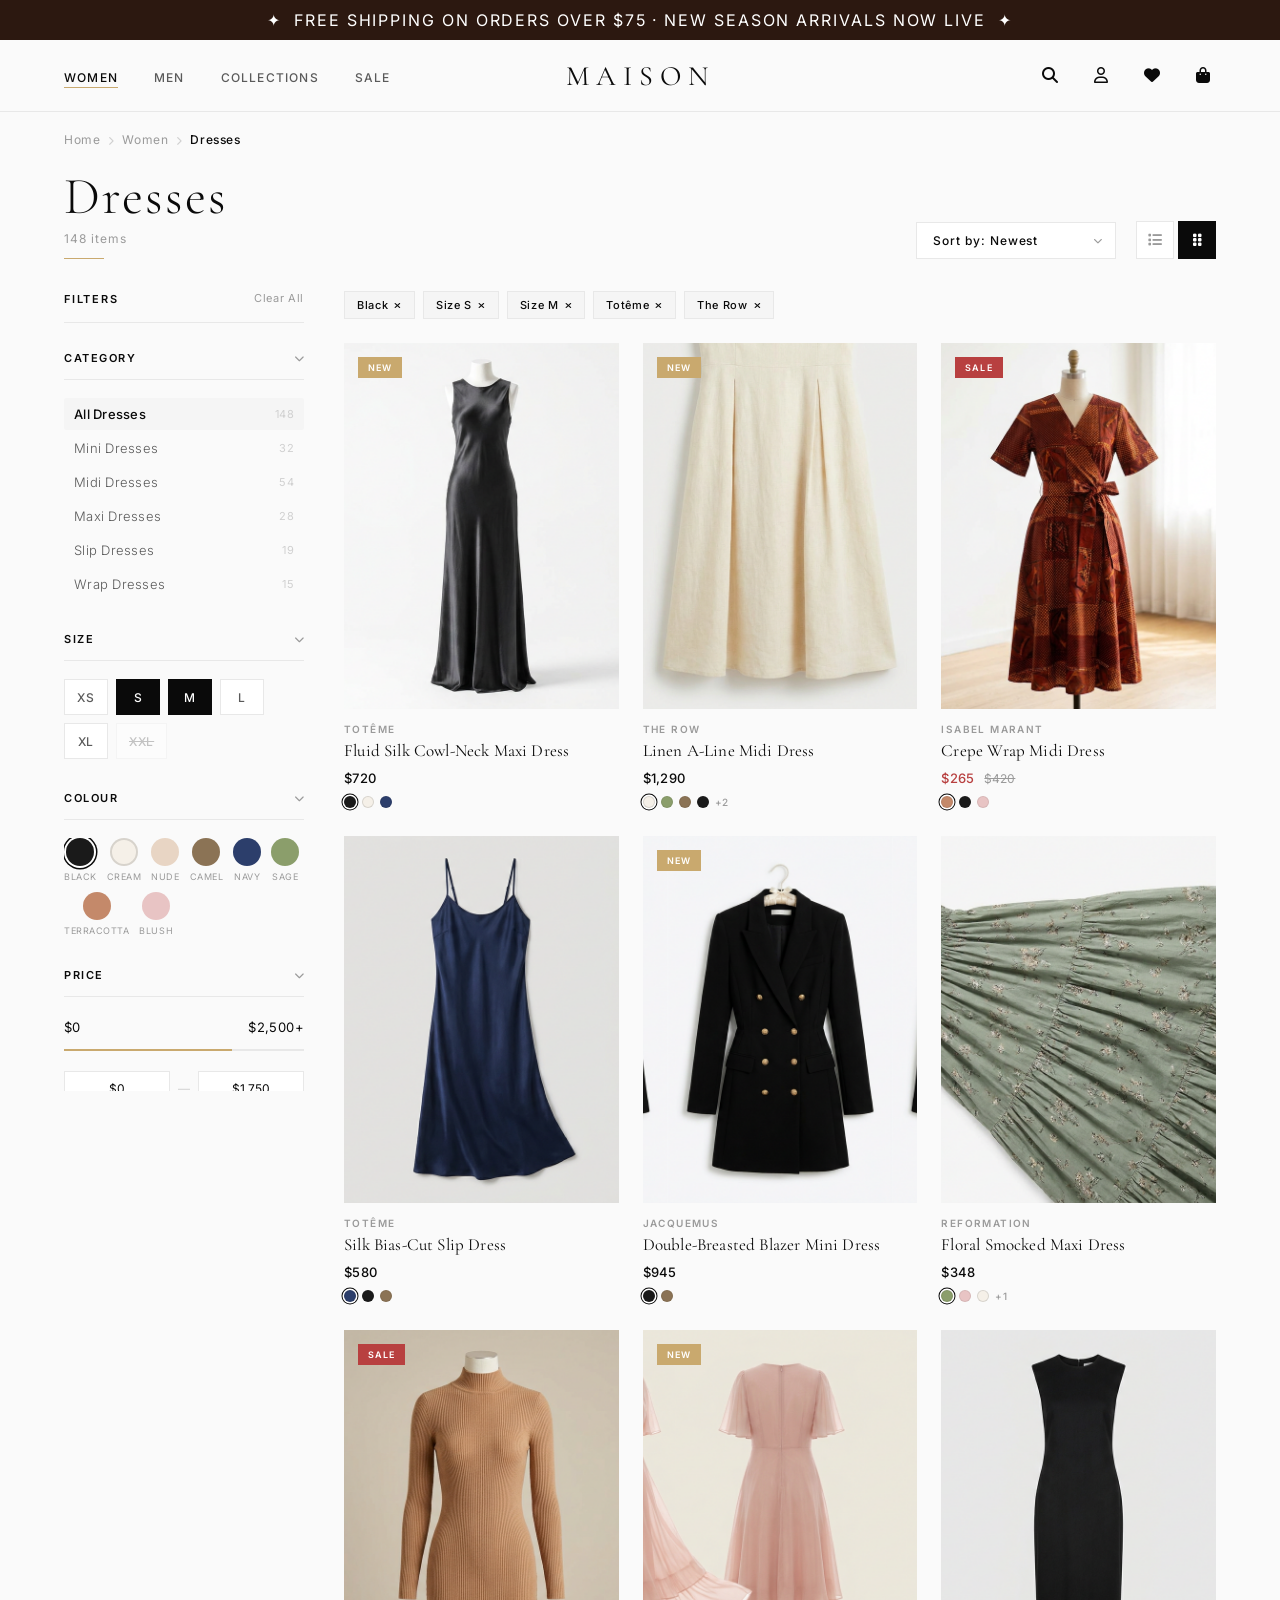
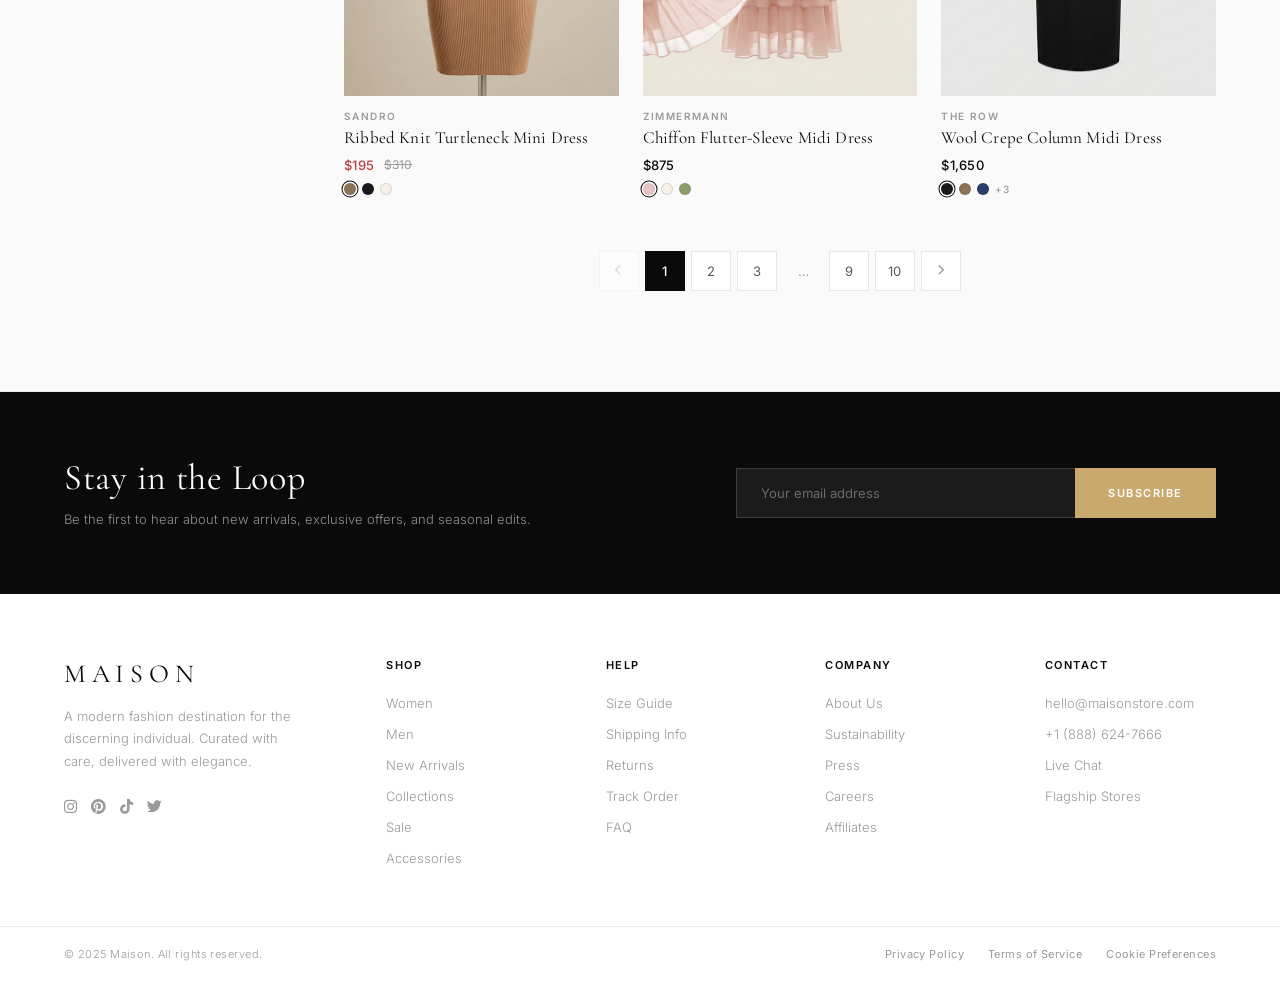
<file: Product Listing.html>
<!DOCTYPE html><html lang="en"><head>
  <meta charset="UTF-8">
  <meta name="viewport" content="width=device-width, initial-scale=1.0">
  <title>Dresses — MAISON</title>
  <link rel="preconnect" href="https://fonts.googleapis.com">
  <link rel="preconnect" href="https://fonts.gstatic.com" crossorigin="">
  <link href="https://fonts.googleapis.com/css2?family=Cormorant+Garamond:ital,wght@0,300;0,400;0,500;0,600;1,300;1,400;1,500&amp;family=Inter:wght@300;400;500;600&amp;display=swap" rel="stylesheet">
  <link href="https://cdnjs.cloudflare.com/ajax/libs/font-awesome/6.7.2/css/all.min.css" rel="stylesheet">
    <link rel="stylesheet" href="assets/css/product-listing.css">
    <link rel="stylesheet" href="assets/css/search.css">
</head>
<body>

  <!-- Announcement Bar -->
  <div class="announcement-bar">
    <span>✦</span>&nbsp;&nbsp;Free shipping on orders over $75 · New Season Arrivals Now Live&nbsp;&nbsp;<span>✦</span>
  </div>

  <!-- Navigation -->
  <nav class="nav" id="mainNav">
    <ul class="nav-links">
      <li><a href="Product Listing.html" class="active">Women</a></li>
      <li><a href="Product Listing.html">Men</a></li>
      <li><a href="Product Listing.html">Collections</a></li>
      <li><a href="Product Listing.html">Sale</a></li>
    </ul>
    <a href="Homepag.html" class="nav-logo">Maison</a>
    <div class="nav-actions">
      <button class="nav-menu-btn" aria-label="Toggle navigation" aria-expanded="false">
        <i class="fas fa-bars"></i>
      </button>
      <button type="button" class="nav-action-btn" aria-label="Search" onclick="openSearchOverlay()"><i class="fas fa-search"></i></button>
      <button class="nav-action-btn" aria-label="Account"><i class="far fa-user"></i></button>
      <button class="nav-action-btn" aria-label="Wishlist" onclick="location.href='wishlist.html'" style="position:relative">
        <i class="fas fa-heart"></i>
        <span class="wishlist-badge" style="display:none; position:absolute; top:-6px; right:-6px; background:#c44; color:#fff; font-size:11px; padding:2px 6px; border-radius:999px;">0</span>
      </button>
      <button class="nav-action-btn" aria-label="Cart" style="position:relative">
        <i class="fas fa-shopping-bag"></i>
        <span class="cart-badge">3</span>
      </button>
    </div>
  </nav>

  <div class="page-wrapper">

    <!-- Breadcrumb -->
    <div class="breadcrumb-bar">
      <a href="index.html">Home</a>
      <span class="breadcrumb-sep"><i class="fas fa-chevron-right" style="font-size:9px;"></i></span>
      <a href="Product Listing.html">Women</a>
      <span class="breadcrumb-sep"><i class="fas fa-chevron-right" style="font-size:9px;"></i></span>
      <span class="current">Dresses</span>
    </div>

    <!-- Page Header -->
    <div class="page-header">
      <div class="page-header-left">
        <h1>Dresses</h1>
        <p class="item-count">148 items</p>
        <div class="page-header-divider"></div>
      </div>
      <div class="page-controls">
        <div class="sort-select-wrapper">
          <select aria-label="Sort by">
            <option>Sort by: Newest</option>
            <option>Price: Low to High</option>
            <option>Price: High to Low</option>
            <option>Best Sellers</option>
            <option>Most Reviewed</option>
          </select>
        </div>
        <div class="view-toggle">
          <button class="view-btn" aria-label="List view" title="List view">
            <i class="fas fa-list"></i>
          </button>
          <button class="view-btn active" aria-label="Grid view" title="Grid view">
            <i class="fas fa-grip-vertical"></i>
          </button>
        </div>
      </div>
    </div>

    <!-- Catalog Layout -->
    <div class="catalog-layout">

      <!-- Filter Sidebar -->
      <aside class="filter-sidebar">
        <div class="filter-header">
          <h3>Filters</h3>
          <a href="Product Listing.html" class="filter-clear-all" onclick="clearAllFilters(event)">Clear All</a>
        </div>

        <!-- Category -->
        <div class="filter-group">
          <div class="filter-group-header" onclick="toggleFilterGroup(this)">
            <h4>Category</h4>
            <i class="fas fa-chevron-down"></i>
          </div>
          <div class="filter-group-body">
            <ul class="filter-category-list">
              <li><a href="#" class="active">All Dresses <span class="cat-count">148</span></a></li>
              <li><a href="#">Mini Dresses <span class="cat-count">32</span></a></li>
              <li><a href="#">Midi Dresses <span class="cat-count">54</span></a></li>
              <li><a href="#">Maxi Dresses <span class="cat-count">28</span></a></li>
              <li><a href="#">Slip Dresses <span class="cat-count">19</span></a></li>
              <li><a href="#">Wrap Dresses <span class="cat-count">15</span></a></li>
            </ul>
          </div>
        </div>

        <!-- Size -->
        <div class="filter-group">
          <div class="filter-group-header" onclick="toggleFilterGroup(this)">
            <h4>Size</h4>
            <i class="fas fa-chevron-down"></i>
          </div>
          <div class="filter-group-body">
            <div class="size-pills">
              <button class="size-pill" onclick="togglePill(this)">XS</button>
              <button class="size-pill active" onclick="togglePill(this)">S</button>
              <button class="size-pill active" onclick="togglePill(this)">M</button>
              <button class="size-pill" onclick="togglePill(this)">L</button>
              <button class="size-pill" onclick="togglePill(this)">XL</button>
              <button class="size-pill unavailable" disabled="">XXL</button>
            </div>
          </div>
        </div>

        <!-- Color -->
        <div class="filter-group">
          <div class="filter-group-header" onclick="toggleFilterGroup(this)">
            <h4>Colour</h4>
            <i class="fas fa-chevron-down"></i>
          </div>
          <div class="filter-group-body">
            <div class="color-swatches">
              <div class="color-swatch-item" onclick="toggleSwatch(this)">
                <div class="color-swatch active" style="background:#1a1a1a;"></div>
                <span class="color-swatch-label">Black</span>
              </div>
              <div class="color-swatch-item" onclick="toggleSwatch(this)">
                <div class="color-swatch" style="background:#F5F0E8;border-color:rgba(0,0,0,0.12);"></div>
                <span class="color-swatch-label">Cream</span>
              </div>
              <div class="color-swatch-item" onclick="toggleSwatch(this)">
                <div class="color-swatch" style="background:#E8D5C4;"></div>
                <span class="color-swatch-label">Nude</span>
              </div>
              <div class="color-swatch-item" onclick="toggleSwatch(this)">
                <div class="color-swatch" style="background:#8B7355;"></div>
                <span class="color-swatch-label">Camel</span>
              </div>
              <div class="color-swatch-item" onclick="toggleSwatch(this)">
                <div class="color-swatch" style="background:#2C3E6B;"></div>
                <span class="color-swatch-label">Navy</span>
              </div>
              <div class="color-swatch-item" onclick="toggleSwatch(this)">
                <div class="color-swatch" style="background:#8B9E6B;"></div>
                <span class="color-swatch-label">Sage</span>
              </div>
              <div class="color-swatch-item" onclick="toggleSwatch(this)">
                <div class="color-swatch" style="background:#C4896A;"></div>
                <span class="color-swatch-label">Terracotta</span>
              </div>
              <div class="color-swatch-item" onclick="toggleSwatch(this)">
                <div class="color-swatch" style="background:#E8C4C4;"></div>
                <span class="color-swatch-label">Blush</span>
              </div>
            </div>
          </div>
        </div>

        <!-- Price -->
        <div class="filter-group">
          <div class="filter-group-header" onclick="toggleFilterGroup(this)">
            <h4>Price</h4>
            <i class="fas fa-chevron-down"></i>
          </div>
          <div class="filter-group-body">
            <div class="price-range-container">
              <div class="price-range-values">
                <span>$0</span>
                <span>$2,500+</span>
              </div>
              <div class="price-slider-track">
                <div class="price-slider-fill"></div>
              </div>
              <div class="price-range-inputs">
                <input type="text" class="price-input" value="$0" aria-label="Min price">
                <span class="price-input-sep">—</span>
                <input type="text" class="price-input" value="$1,750" aria-label="Max price">
              </div>
            </div>
          </div>
        </div>

        <!-- Brand -->
        <div class="filter-group">
          <div class="filter-group-header" onclick="toggleFilterGroup(this)">
            <h4>Brand</h4>
            <i class="fas fa-chevron-down"></i>
          </div>
          <div class="filter-group-body">
            <div class="brand-list">
              <label class="brand-checkbox">
                <input type="checkbox" checked="">
                <span class="brand-checkbox-label">Totême <span class="brand-count">18</span></span>
              </label>
              <label class="brand-checkbox">
                <input type="checkbox">
                <span class="brand-checkbox-label">Jacquemus <span class="brand-count">12</span></span>
              </label>
              <label class="brand-checkbox">
                <input type="checkbox" checked="">
                <span class="brand-checkbox-label">The Row <span class="brand-count">9</span></span>
              </label>
              <label class="brand-checkbox">
                <input type="checkbox">
                <span class="brand-checkbox-label">Sandro <span class="brand-count">22</span></span>
              </label>
              <label class="brand-checkbox">
                <input type="checkbox">
                <span class="brand-checkbox-label">Isabel Marant <span class="brand-count">15</span></span>
              </label>
              <label class="brand-checkbox">
                <input type="checkbox">
                <span class="brand-checkbox-label">Reformation <span class="brand-count">31</span></span>
              </label>
              <label class="brand-checkbox">
                <input type="checkbox">
                <span class="brand-checkbox-label">Zimmermann <span class="brand-count">11</span></span>
              </label>
            </div>
          </div>
        </div>
      </aside>

      <!-- Products Area -->
      <div class="products-area">

        <!-- Active Filter Tags -->
        <div class="active-filters">
          <div class="filter-tag" onclick="removeFilter(this)">Black <i class="fas fa-times"></i></div>
          <div class="filter-tag" onclick="removeFilter(this)">Size S <i class="fas fa-times"></i></div>
          <div class="filter-tag" onclick="removeFilter(this)">Size M <i class="fas fa-times"></i></div>
          <div class="filter-tag" onclick="removeFilter(this)">Totême <i class="fas fa-times"></i></div>
          <div class="filter-tag" onclick="removeFilter(this)">The Row <i class="fas fa-times"></i></div>
        </div>

        <!-- Products Grid -->
        <div class="products-grid">

          <!-- Product 1 -->
          <div class="product-card" data-product-id="prod-black-silk-maxi" data-groups="women,new" onclick="if (!event.target.closest('button')) location.href='Product Detail.html'" role="link" tabindex="0">
            <div class="product-image-wrap">
              <img class="product-img primary" src="assets/images/dress_silk_maxi_black_primary.jpg" alt="A luxurious black silk maxi dress with a fluid draped silhouette, subtle cowl neck, and bias cut on a minimalist white studio background, elegant and modern" width="400" height="533">
              <img class="product-img secondary" src="assets/images/dress_silk_maxi_black_model.jpg" alt="A model wearing a black silk maxi dress, photographed in editorial style in a bright studio, showing the flowing drape and elegant silhouette" width="400" height="533">
              <span class="product-badge new">New</span>
              <button class="product-wishlist" data-product-id="prod-black-silk-maxi"><i class="far fa-heart"></i></button>
              <button class="product-quick-add" data-product-id="prod-black-silk-maxi">Quick Add</button>
            </div>
            <div class="product-info">
              <p class="product-brand">Totême</p>
              <p class="product-title">Fluid Silk Cowl-Neck Maxi Dress</p>
              <div class="product-pricing">
                <span class="product-price">$720</span>
              </div>
              <div class="product-colors">
                <div class="color-dot active" style="background:#1a1a1a;" title="Black"></div>
                <div class="color-dot" style="background:#F5F0E8;border-color:rgba(0,0,0,0.12);" title="Cream"></div>
                <div class="color-dot" style="background:#2C3E6B;" title="Navy"></div>
              </div>
            </div>
          </div>

          <!-- Product 2 -->
          <div class="product-card" data-product-id="prod-cream-linen-midi" data-groups="women,new" onclick="if (!event.target.closest('button')) location.href='Product Detail.html'" role="link" tabindex="0">
            <div class="product-image-wrap">
              <img class="product-img primary" src="assets/images/dress_linen_midi_cream_primary.jpg" alt="A structured cream linen midi dress with a clean a-line silhouette and subtle pleating, photographed on white studio background" width="400" height="533">
              <img class="product-img secondary" src="assets/images/dress_linen_midi_cream_model.jpg" alt="A model wearing a cream linen midi dress outdoors in natural light, editorial fashion photography showing clean minimal style" width="400" height="533">
              <span class="product-badge new">New</span>
              <button class="product-wishlist liked" data-product-id="prod-cream-linen-midi"><i class="fas fa-heart"></i></button>
              <button class="product-quick-add" data-product-id="prod-cream-linen-midi">Quick Add</button>
            </div>
            <div class="product-info">
              <p class="product-brand">The Row</p>
              <p class="product-title">Linen A-Line Midi Dress</p>
              <div class="product-pricing">
                <span class="product-price">$1,290</span>
              </div>
              <div class="product-colors">
                <div class="color-dot active" style="background:#F5F0E8;border-color:rgba(0,0,0,0.12);" title="Cream"></div>
                <div class="color-dot" style="background:#8B9E6B;" title="Sage"></div>
                <div class="color-dot" style="background:#8B7355;" title="Camel"></div>
                <div class="color-dot" style="background:#1a1a1a;" title="Black"></div>
                <span class="color-dot-more">+2</span>
              </div>
            </div>
          </div>

          <!-- Product 3 -->
          <div class="product-card" data-product-id="prod-terracotta-wrap" data-groups="women,sale" onclick="if (!event.target.closest('button')) location.href='Product Detail.html'" role="link" tabindex="0">
            <div class="product-image-wrap">
              <img class="product-img primary" src="assets/images/dress_wrap_terracotta_primary.jpg" alt="A terracotta wrap midi dress in flowing crepe fabric with V-neckline and tie waist, clean studio background" width="400" height="533">
              <img class="product-img secondary" src="assets/images/dress_wrap_terracotta_model.jpg" alt="A model wearing a terracotta wrap dress in warm sunlit setting, editorial fashion photography" width="400" height="533">
              <span class="product-badge sale">Sale</span>
              <button class="product-wishlist" data-product-id="prod-terracotta-wrap"><i class="far fa-heart"></i></button>
              <button class="product-quick-add" data-product-id="prod-terracotta-wrap">Quick Add</button>
            </div>
            <div class="product-info">
              <p class="product-brand">Isabel Marant</p>
              <p class="product-title">Crepe Wrap Midi Dress</p>
              <div class="product-pricing">
                <span class="product-price sale">$265</span>
                <span class="product-price-original">$420</span>
              </div>
              <div class="product-colors">
                <div class="color-dot active" style="background:#C4896A;" title="Terracotta"></div>
                <div class="color-dot" style="background:#1a1a1a;" title="Black"></div>
                <div class="color-dot" style="background:#E8C4C4;" title="Blush"></div>
              </div>
            </div>
          </div>

          <!-- Product 4 -->
          <div class="product-card" data-product-id="prod-navy-silk-slip" data-groups="women" onclick="if (!event.target.closest('button')) location.href='Product Detail.html'" role="link" tabindex="0">
            <div class="product-image-wrap">
              <img class="product-img primary" src="assets/images/dress_slip_navy_silk_primary.jpg" alt="A refined navy silk slip dress with thin adjustable straps and bias cut, photographed on a clean pale gray studio background" width="400" height="533">
              <img class="product-img secondary" src="assets/images/dress_slip_navy_silk_model.jpg" alt="A model wearing a navy silk slip dress in a sleek editorial photo, minimal accessories, sophisticated evening look" width="400" height="533">
              <button class="product-wishlist" data-product-id="prod-navy-silk-slip"><i class="far fa-heart"></i></button>
              <button class="product-quick-add" data-product-id="prod-navy-silk-slip">Quick Add</button>
            </div>
            <div class="product-info">
              <p class="product-brand">Totême</p>
              <p class="product-title">Silk Bias-Cut Slip Dress</p>
              <div class="product-pricing">
                <span class="product-price">$580</span>
              </div>
              <div class="product-colors">
                <div class="color-dot active" style="background:#2C3E6B;" title="Navy"></div>
                <div class="color-dot" style="background:#1a1a1a;" title="Black"></div>
                <div class="color-dot" style="background:#8B7355;" title="Camel"></div>
              </div>
            </div>
          </div>

          <!-- Product 5 -->
          <div class="product-card" data-product-id="prod-black-blazer-mini" data-groups="women,new" onclick="if (!event.target.closest('button')) location.href='Product Detail.html'" role="link" tabindex="0">
            <div class="product-image-wrap">
              <img class="product-img primary" src="assets/images/dress_mini_blazer_black_primary.jpg" alt="A structured black blazer mini dress with sharp lapels, cinched waist and double-breasted button detail, on white studio background" width="400" height="533">
              <img class="product-img secondary" src="assets/images/dress_mini_blazer_black_model.jpg" alt="A model wearing a black blazer mini dress in editorial fashion photography, sophisticated and modern aesthetic" width="400" height="533">
              <span class="product-badge new">New</span>
              <button class="product-wishlist" data-product-id="prod-black-blazer-mini"><i class="far fa-heart"></i></button>
              <button class="product-quick-add" data-product-id="prod-black-blazer-mini">Quick Add</button>
            </div>
            <div class="product-info">
              <p class="product-brand">Jacquemus</p>
              <p class="product-title">Double-Breasted Blazer Mini Dress</p>
              <div class="product-pricing">
                <span class="product-price">$945</span>
              </div>
              <div class="product-colors">
                <div class="color-dot active" style="background:#1a1a1a;" title="Black"></div>
                <div class="color-dot" style="background:#8B7355;" title="Camel"></div>
              </div>
            </div>
          </div>

          <!-- Product 6 -->
          <div class="product-card" data-product-id="prod-floral-sage-maxi" data-groups="women" onclick="if (!event.target.closest('button')) location.href='Product Detail.html'" role="link" tabindex="0">
            <div class="product-image-wrap">
              <img class="product-img primary" src="assets/images/dress_floral_sage_maxi_primary.jpg" alt="A sage green floral-print maxi dress with smocked bodice and tiered skirt in lightweight cotton, on a clean white studio background" width="400" height="533">
              <img class="product-img secondary" src="assets/images/dress_floral_sage_maxi_model.jpg" alt="A model wearing a sage green floral maxi dress photographed outdoors in natural sunlight, fresh and summery editorial fashion" width="400" height="533">
              <button class="product-wishlist liked" data-product-id="prod-floral-sage-maxi"><i class="fas fa-heart"></i></button>
              <button class="product-quick-add" data-product-id="prod-floral-sage-maxi">Quick Add</button>
            </div>
            <div class="product-info">
              <p class="product-brand">Reformation</p>
              <p class="product-title">Floral Smocked Maxi Dress</p>
              <div class="product-pricing">
                <span class="product-price">$348</span>
              </div>
              <div class="product-colors">
                <div class="color-dot active" style="background:#8B9E6B;" title="Sage"></div>
                <div class="color-dot" style="background:#E8C4C4;" title="Blush"></div>
                <div class="color-dot" style="background:#F5F0E8;border-color:rgba(0,0,0,0.12);" title="White"></div>
                <span class="color-dot-more">+1</span>
              </div>
            </div>
          </div>

          <!-- Product 7 -->
          <div class="product-card" data-product-id="prod-camel-knit-mini" data-groups="women,sale" onclick="if (!event.target.closest('button')) location.href='Product Detail.html'" role="link" tabindex="0">
            <div class="product-image-wrap">
              <img class="product-img primary" src="assets/images/dress_knit_camel_mini_primary.jpg" alt="A luxurious camel ribbed-knit bodycon mini dress with long sleeves and mock turtleneck, minimalist studio photography" width="400" height="533">
              <img class="product-img secondary" src="assets/images/dress_knit_camel_mini_model.jpg" alt="A model wearing a camel knit turtleneck mini dress, sophisticated and sleek editorial fashion photography" width="400" height="533">
              <span class="product-badge sale">Sale</span>
              <button class="product-wishlist" data-product-id="prod-camel-knit-mini"><i class="far fa-heart"></i></button>
              <button class="product-quick-add" data-product-id="prod-camel-knit-mini">Quick Add</button>
            </div>
            <div class="product-info">
              <p class="product-brand">Sandro</p>
              <p class="product-title">Ribbed Knit Turtleneck Mini Dress</p>
              <div class="product-pricing">
                <span class="product-price sale">$195</span>
                <span class="product-price-original">$310</span>
              </div>
              <div class="product-colors">
                <div class="color-dot active" style="background:#8B7355;" title="Camel"></div>
                <div class="color-dot" style="background:#1a1a1a;" title="Black"></div>
                <div class="color-dot" style="background:#F5F0E8;border-color:rgba(0,0,0,0.12);" title="Cream"></div>
              </div>
            </div>
          </div>

          <!-- Product 8 -->
          <div class="product-card" data-product-id="prod-blush-chiffon-midi" data-groups="women,new" onclick="if (!event.target.closest('button')) location.href='Product Detail.html'" role="link" tabindex="0">
            <div class="product-image-wrap">
              <img class="product-img primary" src="assets/images/dress_blush_chiffon_midi_primary.jpg" alt="A romantic blush pink chiffon midi dress with flutter sleeves and a flowy tiered skirt, photographed on a pale studio background" width="400" height="533">
              <img class="product-img secondary" src="assets/images/dress_blush_chiffon_midi_model.jpg" alt="A model wearing a blush chiffon midi dress in an airy sunlit editorial setting, feminine and delicate fashion photography" width="400" height="533">
              <span class="product-badge new">New</span>
              <button class="product-wishlist" data-product-id="prod-blush-chiffon-midi"><i class="far fa-heart"></i></button>
              <button class="product-quick-add" data-product-id="prod-blush-chiffon-midi">Quick Add</button>
            </div>
            <div class="product-info">
              <p class="product-brand">Zimmermann</p>
              <p class="product-title">Chiffon Flutter-Sleeve Midi Dress</p>
              <div class="product-pricing">
                <span class="product-price">$875</span>
              </div>
              <div class="product-colors">
                <div class="color-dot active" style="background:#E8C4C4;" title="Blush"></div>
                <div class="color-dot" style="background:#F5F0E8;border-color:rgba(0,0,0,0.12);" title="Ivory"></div>
                <div class="color-dot" style="background:#8B9E6B;" title="Sage"></div>
              </div>
            </div>
          </div>

          <!-- Product 9 -->
          <div class="product-card" data-product-id="prod-black-wool-column" data-groups="women" onclick="if (!event.target.closest('button')) location.href='Product Detail.html'" role="link" tabindex="0">
            <div class="product-image-wrap">
              <img class="product-img primary" src="assets/images/dress_column_black_wool_primary.jpg" alt="A sleek black wool column midi dress with a modest crew neck and clean minimalist silhouette, photographed against pale gray backdrop" width="400" height="533">
              <img class="product-img secondary" src="assets/images/dress_column_black_wool_model.jpg" alt="A model wearing a black wool column dress in a sophisticated editorial setting, highly polished minimalist fashion photography" width="400" height="533">
              <button class="product-wishlist" data-product-id="prod-black-wool-column"><i class="far fa-heart"></i></button>
              <button class="product-quick-add" data-product-id="prod-black-wool-column">Quick Add</button>
            </div>
            <div class="product-info">
              <p class="product-brand">The Row</p>
              <p class="product-title">Wool Crepe Column Midi Dress</p>
              <div class="product-pricing">
                <span class="product-price">$1,650</span>
              </div>
              <div class="product-colors">
                <div class="color-dot active" style="background:#1a1a1a;" title="Black"></div>
                <div class="color-dot" style="background:#8B7355;" title="Camel"></div>
                <div class="color-dot" style="background:#2C3E6B;" title="Navy"></div>
                <span class="color-dot-more">+3</span>
              </div>
            </div>
          </div>

        </div>
        <!-- End Products Grid -->

        <!-- Pagination -->
        <div class="pagination-wrapper">
          <button class="page-btn arrow" disabled="" aria-label="Previous page">
            <i class="fas fa-chevron-left"></i>
          </button>
          <button class="page-btn active" aria-current="page">1</button>
          <button class="page-btn">2</button>
          <button class="page-btn">3</button>
          <span class="page-ellipsis">…</span>
          <button class="page-btn">9</button>
          <button class="page-btn">10</button>
          <button class="page-btn arrow" aria-label="Next page">
            <i class="fas fa-chevron-right"></i>
          </button>
        </div>

      </div>
      <!-- End Products Area -->

    </div>
    <!-- End Catalog Layout -->

  </div>
  <!-- End Page Wrapper -->

  <!-- Footer -->
  <footer class="footer">
    <div class="footer-newsletter">
      <div class="footer-newsletter-text">
        <h3>Stay in the Loop</h3>
        <p>Be the first to hear about new arrivals, exclusive offers, and seasonal edits.</p>
      </div>
      <form class="footer-newsletter-form" onsubmit="return false;">
        <input type="email" placeholder="Your email address">
        <button type="submit">Subscribe</button>
      </form>
    </div>

    <div class="footer-main">
      <div class="footer-brand">
        <h2>Maison</h2>
        <p>A modern fashion destination for the discerning individual. Curated with care, delivered with elegance.</p>
        <div class="footer-social">
          <a href="#"><i class="fab fa-instagram"></i></a>
          <a href="#"><i class="fab fa-pinterest"></i></a>
          <a href="#"><i class="fab fa-tiktok"></i></a>
          <a href="#"><i class="fab fa-twitter"></i></a>
        </div>
      </div>
      <div class="footer-col">
        <h4>Shop</h4>
        <ul>
          <li><a href="#">Women</a></li>
          <li><a href="#">Men</a></li>
          <li><a href="#">New Arrivals</a></li>
          <li><a href="#">Collections</a></li>
          <li><a href="#">Sale</a></li>
          <li><a href="#">Accessories</a></li>
        </ul>
      </div>
      <div class="footer-col">
        <h4>Help</h4>
        <ul>
          <li><a href="#">Size Guide</a></li>
          <li><a href="#">Shipping Info</a></li>
          <li><a href="#">Returns</a></li>
          <li><a href="#">Track Order</a></li>
          <li><a href="#">FAQ</a></li>
        </ul>
      </div>
      <div class="footer-col">
        <h4>Company</h4>
        <ul>
          <li><a href="#">About Us</a></li>
          <li><a href="#">Sustainability</a></li>
          <li><a href="#">Press</a></li>
          <li><a href="#">Careers</a></li>
          <li><a href="#">Affiliates</a></li>
        </ul>
      </div>
      <div class="footer-col">
        <h4>Contact</h4>
        <ul>
          <li><a href="#">hello@maisonstore.com</a></li>
          <li><a href="#">+1 (888) 624-7666</a></li>
          <li><a href="#">Live Chat</a></li>
          <li><a href="#">Flagship Stores</a></li>
        </ul>
      </div>
    </div>

    <div class="footer-bottom">
      <p>© 2025 Maison. All rights reserved.</p>
      <div class="footer-bottom-links">
        <a href="#">Privacy Policy</a>
        <a href="#">Terms of Service</a>
        <a href="#">Cookie Preferences</a>
      </div>
    </div>
  </footer>

  <div id="searchOverlay">
    <div class="search-panel" role="dialog" aria-modal="true" aria-labelledby="searchLabel">
      <div class="search-panel-top">
        <input type="search" class="search-input" placeholder="Search for products, brands, collections…" aria-label="Search products" oninput="handleSearchInput(event)">
        <button type="button" class="search-close-btn" aria-label="Close search" onclick="closeSearchOverlay()">×</button>
      </div>
      <div class="search-results" id="searchResults"></div>
    </div>
  </div>

    <script src="assets/js/shop-state.js"></script>
    <script src="assets/js/product-listing.js"></script>
    <script src="assets/js/search.js"></script>


</body></html>
</file>
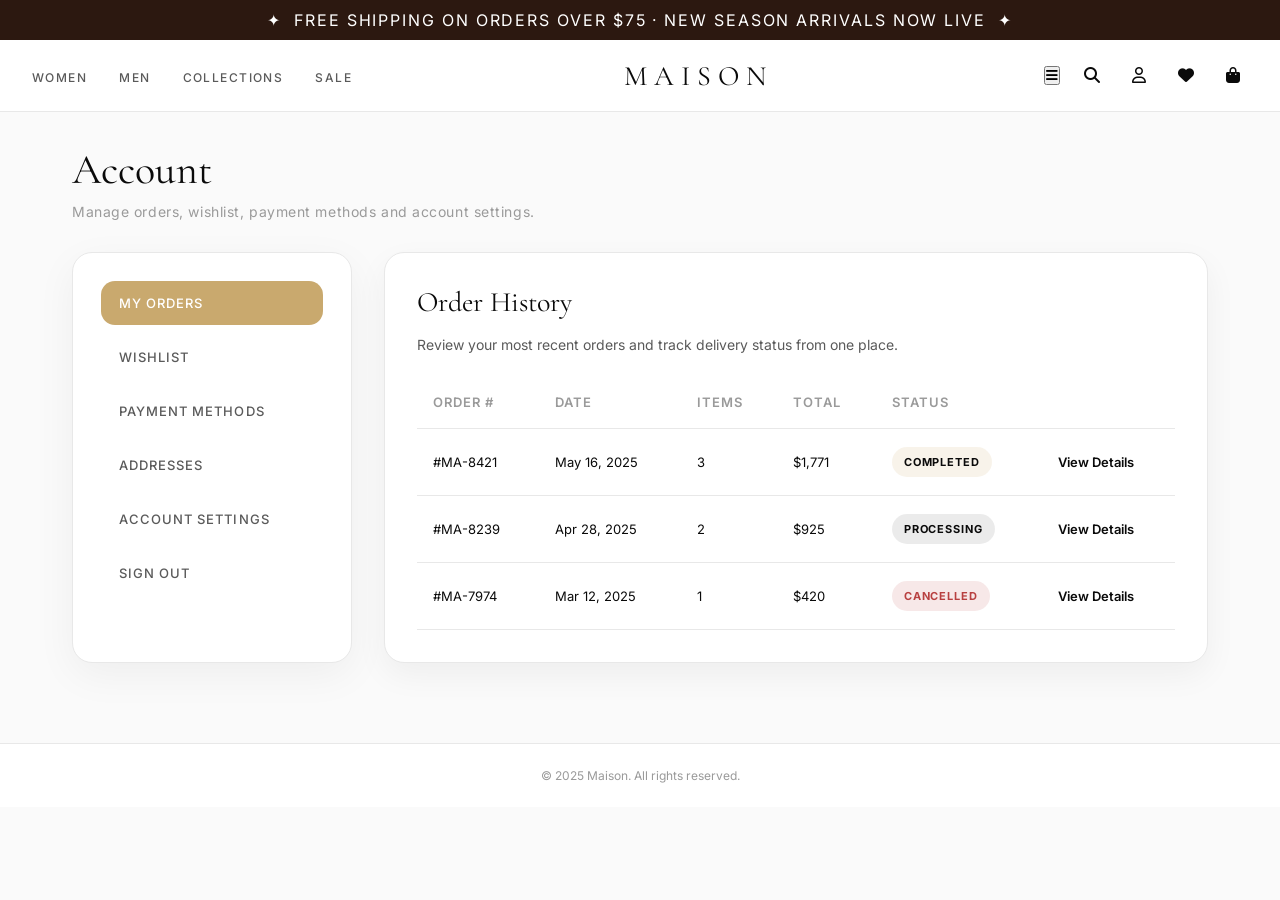
<file: Profile.html>
<!DOCTYPE html>
<html lang="en">
<head>
  <meta charset="UTF-8">
  <meta name="viewport" content="width=device-width, initial-scale=1.0">
  <title>Maison — Profile</title>
  <link rel="preconnect" href="https://fonts.googleapis.com">
  <link rel="preconnect" href="https://fonts.gstatic.com" crossorigin="">
  <link href="https://fonts.googleapis.com/css2?family=Cormorant+Garamond:ital,wght@0,300;0,400;0,500;0,600;1,300;1,400;1,500&amp;family=Inter:wght@300;400;500;600&amp;display=swap" rel="stylesheet">
  <link href="https://cdnjs.cloudflare.com/ajax/libs/font-awesome/6.7.2/css/all.min.css" rel="stylesheet">
  <link rel="stylesheet" href="assets/css/profile.css">
  <link rel="stylesheet" href="assets/css/search.css">
</head>
<body>
  <div class="announcement-bar">
    <span>✦</span>&nbsp;&nbsp;Free shipping on orders over $75 · New Season Arrivals Now Live&nbsp;&nbsp;<span>✦</span>
  </div>

  <nav class="nav" id="mainNav">
    <ul class="nav-links">
      <li><a href="Product Listing.html">Women</a></li>
      <li><a href="Product Listing.html">Men</a></li>
      <li><a href="Product Listing.html">Collections</a></li>
      <li><a href="Product Listing.html">Sale</a></li>
    </ul>
    <a href="index.html" class="nav-logo">Maison</a>
    <div class="nav-actions">
      <button class="nav-menu-btn" aria-label="Toggle navigation" aria-expanded="false"><i class="fas fa-bars"></i></button>
      <button class="nav-action-btn" aria-label="Search" onclick="openSearchOverlay()"><i class="fas fa-search"></i></button>
      <button class="nav-action-btn" aria-label="Account"><i class="far fa-user"></i></button>
      <button class="nav-action-btn" aria-label="Wishlist" onclick="location.href='wishlist.html'" style="position:relative">
        <i class="fas fa-heart"></i>
        <span class="wishlist-badge" style="display:none; position:absolute; top:-6px; right:-6px; background:#c44; color:#fff; font-size:11px; padding:2px 6px; border-radius:999px;">0</span>
      </button>
      <button class="nav-action-btn" aria-label="Cart" onclick="location.href='Shopping Cart.html'" style="position:relative">
        <i class="fas fa-shopping-bag"></i>
        <span class="cart-badge" style="display:none; position:absolute; top:-6px; right:-6px; background:#000; color:#fff; font-size:11px; padding:2px 6px; border-radius:999px;">0</span>
      </button>
    </div>
  </nav>

  <main class="page-wrapper">
    <div class="page-header">
      <h1 class="page-title">Account</h1>
      <p class="page-subtitle">Manage orders, wishlist, payment methods and account settings.</p>
    </div>

    <div class="account-layout">
      <aside class="account-sidebar">
        <ul class="account-nav">
          <li><a href="#" class="active">My Orders</a></li>
          <li><a href="#">Wishlist</a></li>
          <li><a href="#">Payment Methods</a></li>
          <li><a href="#">Addresses</a></li>
          <li><a href="#">Account Settings</a></li>
          <li><a href="#">Sign Out</a></li>
        </ul>
      </aside>

      <section class="profile-main">
        <div class="profile-card">
          <h2>Order History</h2>
          <p>Review your most recent orders and track delivery status from one place.</p>

          <table class="order-history-table">
            <thead>
              <tr>
                <th>Order #</th>
                <th>Date</th>
                <th>Items</th>
                <th>Total</th>
                <th>Status</th>
                <th></th>
              </tr>
            </thead>
            <tbody>
              <tr>
                <td>#MA-8421</td>
                <td>May 16, 2025</td>
                <td>3</td>
                <td>$1,771</td>
                <td><span class="status-badge status-completed">Completed</span></td>
                <td><a href="#" class="view-details-link">View Details</a></td>
              </tr>
              <tr>
                <td>#MA-8239</td>
                <td>Apr 28, 2025</td>
                <td>2</td>
                <td>$925</td>
                <td><span class="status-badge status-processing">Processing</span></td>
                <td><a href="#" class="view-details-link">View Details</a></td>
              </tr>
              <tr>
                <td>#MA-7974</td>
                <td>Mar 12, 2025</td>
                <td>1</td>
                <td>$420</td>
                <td><span class="status-badge status-cancelled">Cancelled</span></td>
                <td><a href="#" class="view-details-link">View Details</a></td>
              </tr>
            </tbody>
          </table>
        </div>
      </section>
    </div>
  </main>

  <footer class="footer">
    <div class="footer-bottom"><p>© 2025 Maison. All rights reserved.</p></div>
  </footer>

  <div id="searchOverlay">
    <div class="search-panel" role="dialog" aria-modal="true" aria-labelledby="searchLabel">
      <div class="search-panel-top">
        <input type="search" class="search-input" placeholder="Search for products, brands, collections…" aria-label="Search products" oninput="handleSearchInput(event)">
        <button type="button" class="search-close-btn" aria-label="Close search" onclick="closeSearchOverlay()">×</button>
      </div>
      <div class="search-results" id="searchResults"></div>
    </div>
  </div>

  <script src="assets/js/search.js"></script>
</body>
</html>
</file>
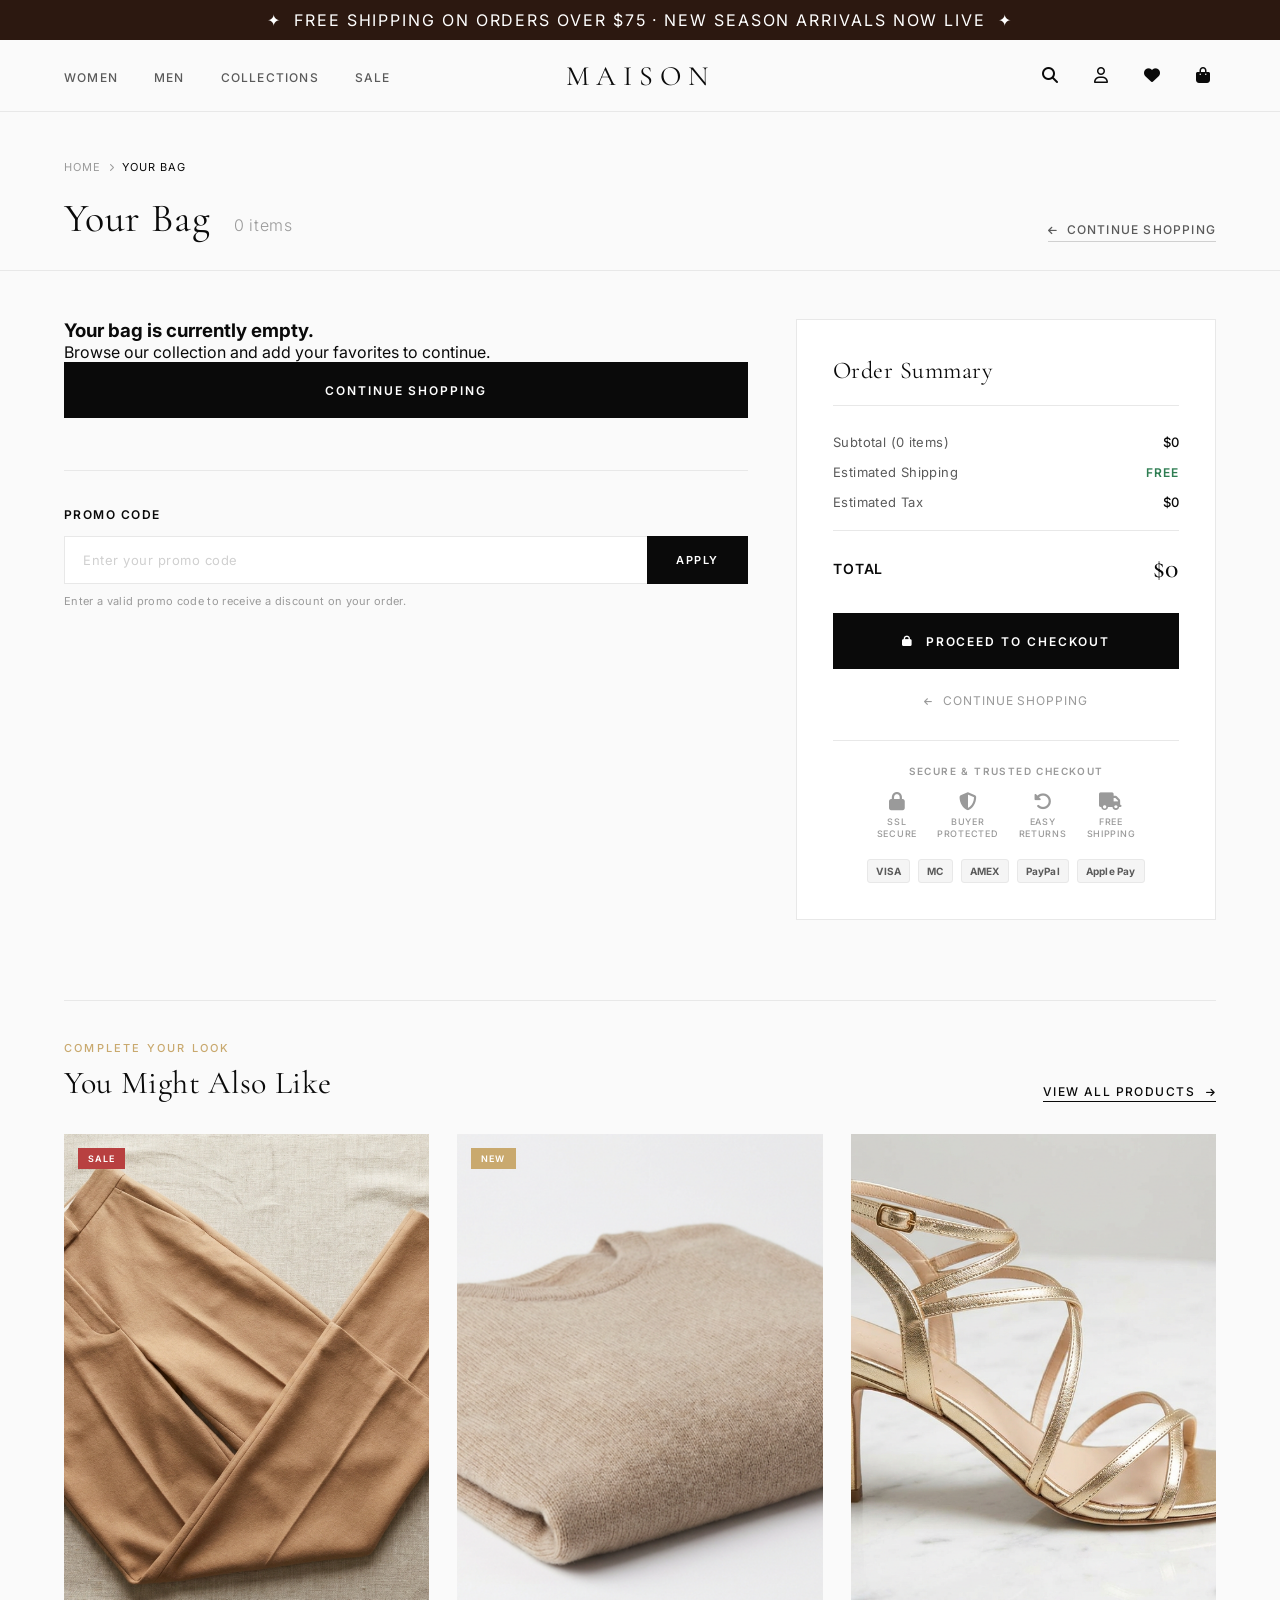
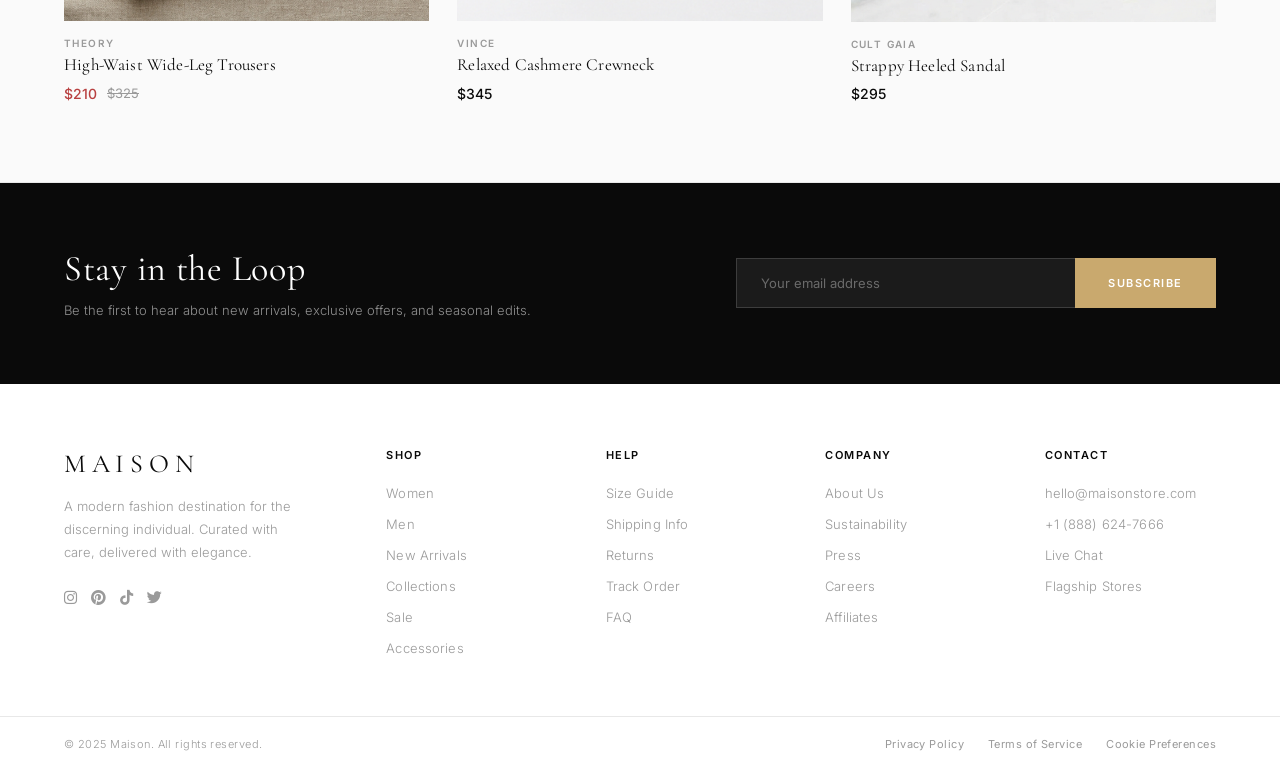
<file: Shopping Cart.html>
<!DOCTYPE html><html lang="en"><head>
  <meta charset="UTF-8">
  <meta name="viewport" content="width=device-width, initial-scale=1.0">
  <title>MAISON — Your Bag</title>
  <link rel="preconnect" href="https://fonts.googleapis.com">
  <link rel="preconnect" href="https://fonts.gstatic.com" crossorigin="">
  <link href="https://fonts.googleapis.com/css2?family=Cormorant+Garamond:ital,wght@0,300;0,400;0,500;0,600;1,300;1,400;1,500&amp;family=Inter:wght@300;400;500;600&amp;display=swap" rel="stylesheet">
  <link href="https://cdnjs.cloudflare.com/ajax/libs/font-awesome/6.7.2/css/all.min.css" rel="stylesheet">
    <link rel="stylesheet" href="assets/css/shopping-cart.css">
    <link rel="stylesheet" href="assets/css/search.css">
</head>
<body>

  <!-- Announcement Bar -->
  <div class="announcement-bar">
    <span>✦</span>&nbsp;&nbsp;Free shipping on orders over $75 · New Season Arrivals Now Live&nbsp;&nbsp;<span>✦</span>
  </div>

  <!-- Navigation -->
  <nav class="nav" id="mainNav">
    <ul class="nav-links">
      <li><a href="Product Listing.html">Women</a></li>
      <li><a href="Product Listing.html">Men</a></li>
      <li><a href="Product Listing.html">Collections</a></li>
      <li><a href="Product Listing.html">Sale</a></li>
    </ul>

    <a href="index.html" class="nav-logo">Maison</a>

    <div class="nav-actions">
      <button class="nav-menu-btn" aria-label="Toggle navigation" aria-expanded="false">
        <i class="fas fa-bars"></i>
      </button>
      <button class="nav-action-btn" aria-label="Search" onclick="openSearchOverlay()"><i class="fas fa-search"></i></button>
      <button class="nav-action-btn" aria-label="Account"><i class="far fa-user"></i></button>
      <button class="nav-action-btn" aria-label="Wishlist" onclick="location.href='wishlist.html'" style="position:relative">
        <i class="fas fa-heart"></i>
        <span class="wishlist-badge" style="display:none; position:absolute; top:-6px; right:-6px; background:#c44; color:#fff; font-size:11px; padding:2px 6px; border-radius:999px;">0</span>
      </button>
      <button class="nav-action-btn" aria-label="Cart" style="position:relative">
        <i class="fas fa-shopping-bag"></i>
        <span class="cart-badge" id="cartBadge">3</span>
      </button>
    </div>
  </nav>

  <!-- Page Header -->
  <div class="page-header">
    <div class="breadcrumb">
      <a href="Homepage.html">Home</a>
      <i class="fas fa-chevron-right"></i>
      <span class="current">Your Bag</span>
    </div>
    <div class="page-title-row">
      <h1 class="page-title">Your Bag <span id="itemCountText">3 items</span></h1>
      <a href="Product Listing.html" class="continue-shopping-link">
        <i class="fas fa-arrow-left" style="font-size:10px;"></i>
        Continue Shopping
      </a>
    </div>
  </div>

  <!-- Cart Layout -->
  <div class="cart-layout">

    <!-- Left Column: Items -->
    <div class="cart-left">
      <div class="cart-items-list" id="cartItemsList"></div>

      <!-- Promo Code -->
      <div class="promo-section">
        <p class="promo-title">Promo Code</p>
        <div class="promo-row">
          <input type="text" class="promo-input" id="promoInput" placeholder="Enter your promo code">
          <button class="promo-btn" onclick="applyPromo()">Apply</button>
        </div>
        <p class="promo-note">Enter a valid promo code to receive a discount on your order.</p>
        <div class="promo-applied" id="promoApplied">
          <i class="fas fa-check-circle"></i>
          <span>Code <strong>MAISON15</strong> applied — 15% off your order!</span>
        </div>
      </div>
    </div>

    <!-- Right Column: Order Summary -->
    <div class="cart-right">
      <div class="order-summary">
        <h2 class="summary-title">Order Summary</h2>

        <div class="summary-lines">
          <div class="summary-line">
            <span class="summary-label">Subtotal (<span id="summaryItemCount">3</span> items)</span>
            <span class="summary-value" id="summarySubtotal">$1,640</span>
          </div>
          <div class="summary-line" id="discountLine" style="display:none;">
            <span class="summary-label">Promo (MAISON15)</span>
            <span class="summary-value discount" id="discountValue">−$246</span>
          </div>
          <div class="summary-line">
            <span class="summary-label">Estimated Shipping</span>
            <span class="summary-value free">Free</span>
          </div>
          <div class="summary-line">
            <span class="summary-label">Estimated Tax</span>
            <span class="summary-value" id="summaryTax">$131</span>
          </div>
        </div>

        <hr class="summary-divider">

        <div class="summary-total">
          <span class="summary-total-label">Total</span>
          <span class="summary-total-value" id="summaryTotal">$1,771</span>
        </div>

        <a href="Checkout.html" class="checkout-btn">
          <i class="fas fa-lock" style="font-size:11px;"></i>
          Proceed to Checkout
        </a>

        <a href="Product Listing.html" class="summary-continue-link">
          <i class="fas fa-arrow-left" style="font-size:9px; margin-right: 6px;"></i>
          Continue Shopping
        </a>

        <!-- Secure Badges -->
        <div class="secure-badges">
          <p class="secure-badges-title">Secure &amp; Trusted Checkout</p>
          <div class="secure-badges-icons">
            <div class="secure-badge-item">
              <i class="fas fa-lock"></i>
              <span>SSL<br>Secure</span>
            </div>
            <div class="secure-badge-item">
              <i class="fas fa-shield-alt"></i>
              <span>Buyer<br>Protected</span>
            </div>
            <div class="secure-badge-item">
              <i class="fas fa-undo-alt"></i>
              <span>Easy<br>Returns</span>
            </div>
            <div class="secure-badge-item">
              <i class="fas fa-truck"></i>
              <span>Free<br>Shipping</span>
            </div>
          </div>
          <div class="payment-methods">
            <div class="payment-icon">VISA</div>
            <div class="payment-icon">MC</div>
            <div class="payment-icon">AMEX</div>
            <div class="payment-icon">PayPal</div>
            <div class="payment-icon">Apple Pay</div>
          </div>
        </div>

      </div>
    </div>

  </div>

  <!-- You Might Also Like -->
  <section class="upsell-section">
    <div class="upsell-header">
      <div>
        <p class="upsell-eyebrow">Complete Your Look</p>
        <h2 class="upsell-title">You Might Also Like</h2>
      </div>
      <a href="Product Listing.html" class="upsell-link">View All Products <i class="fas fa-arrow-right" style="font-size:10px;margin-left:6px;"></i></a>
    </div>

    <div class="upsell-grid">

      <div class="product-card">
        <div class="product-image-wrap">
          <img src="assets/images/product_wide_leg_trousers_camel_upsell.jpg" alt="Elegant wide-leg tailored trousers in camel wool blend on a natural linen background showing clean lines and quality drape" width="400" height="533">
          <span class="product-badge sale">Sale</span>
          <button class="product-wishlist" onclick="toggleWishlist(this)"><i class="far fa-heart"></i></button>
          <button class="product-quick-add">Quick Add</button>
        </div>
        <p class="product-brand">Theory</p>
        <p class="product-title">High-Waist Wide-Leg Trousers</p>
        <div class="product-pricing">
          <span class="product-price product-price-sale">$210</span>
          <span class="product-price-original">$325</span>
        </div>
      </div>

      <div class="product-card">
        <div class="product-image-wrap">
          <img src="assets/images/product_cashmere_crewneck_ivory.jpg" alt="Luxuriously soft ivory cashmere crewneck sweater folded neatly on a pale stone surface, showing refined texture and clean minimal styling" width="400" height="533">
          <span class="product-badge new">New</span>
          <button class="product-wishlist" onclick="toggleWishlist(this)"><i class="far fa-heart"></i></button>
          <button class="product-quick-add">Quick Add</button>
        </div>
        <p class="product-brand">Vince</p>
        <p class="product-title">Relaxed Cashmere Crewneck</p>
        <div class="product-pricing">
          <span class="product-price">$345</span>
        </div>
      </div>

      <div class="product-card">
        <div class="product-image-wrap">
          <img src="assets/images/product_strappy_sandal_gold.jpg" alt="Elegant strappy gold leather heeled sandal with thin ankle strap on clean white marble background, soft natural studio lighting" width="400" height="533">
          <button class="product-wishlist" onclick="toggleWishlist(this)"><i class="far fa-heart"></i></button>
          <button class="product-quick-add">Quick Add</button>
        </div>
        <p class="product-brand">Cult Gaia</p>
        <p class="product-title">Strappy Heeled Sandal</p>
        <div class="product-pricing">
          <span class="product-price">$295</span>
        </div>
      </div>

    </div>
  </section>

  <!-- Footer -->
  <footer class="footer">
    <div class="footer-newsletter">
      <div class="footer-newsletter-text">
        <h3>Stay in the Loop</h3>
        <p>Be the first to hear about new arrivals, exclusive offers, and seasonal edits.</p>
      </div>
      <form class="footer-newsletter-form" onsubmit="return false;">
        <input type="email" placeholder="Your email address">
        <button type="submit">Subscribe</button>
      </form>
    </div>

    <div class="footer-main">
      <div class="footer-brand">
        <h2>Maison</h2>
        <p>A modern fashion destination for the discerning individual. Curated with care, delivered with elegance.</p>
        <div class="footer-social">
          <a href="#"><i class="fab fa-instagram"></i></a>
          <a href="#"><i class="fab fa-pinterest"></i></a>
          <a href="#"><i class="fab fa-tiktok"></i></a>
          <a href="#"><i class="fab fa-twitter"></i></a>
        </div>
      </div>
      <div class="footer-col">
        <h4>Shop</h4>
        <ul>
          <li><a href="#">Women</a></li>
          <li><a href="#">Men</a></li>
          <li><a href="#">New Arrivals</a></li>
          <li><a href="#">Collections</a></li>
          <li><a href="#">Sale</a></li>
          <li><a href="#">Accessories</a></li>
        </ul>
      </div>
      <div class="footer-col">
        <h4>Help</h4>
        <ul>
          <li><a href="#">Size Guide</a></li>
          <li><a href="#">Shipping Info</a></li>
          <li><a href="#">Returns</a></li>
          <li><a href="#">Track Order</a></li>
          <li><a href="#">FAQ</a></li>
        </ul>
      </div>
      <div class="footer-col">
        <h4>Company</h4>
        <ul>
          <li><a href="#">About Us</a></li>
          <li><a href="#">Sustainability</a></li>
          <li><a href="#">Press</a></li>
          <li><a href="#">Careers</a></li>
          <li><a href="#">Affiliates</a></li>
        </ul>
      </div>
      <div class="footer-col">
        <h4>Contact</h4>
        <ul>
          <li><a href="#">hello@maisonstore.com</a></li>
          <li><a href="#">+1 (888) 624-7666</a></li>
          <li><a href="#">Live Chat</a></li>
          <li><a href="#">Flagship Stores</a></li>
        </ul>
      </div>
    </div>

    <div class="footer-bottom">
      <p>© 2025 Maison. All rights reserved.</p>
      <div class="footer-bottom-links">
        <a href="#">Privacy Policy</a>
        <a href="#">Terms of Service</a>
        <a href="#">Cookie Preferences</a>
      </div>
    </div>
  </footer>

  <div id="searchOverlay">
    <div class="search-panel" role="dialog" aria-modal="true" aria-labelledby="searchLabel">
      <div class="search-panel-top">
        <input type="search" class="search-input" placeholder="Search for products, brands, collections…" aria-label="Search products" oninput="handleSearchInput(event)">
        <button type="button" class="search-close-btn" aria-label="Close search" onclick="closeSearchOverlay()">×</button>
      </div>
      <div class="search-results" id="searchResults"></div>
    </div>
  </div>

    <script src="assets/js/shop-state.js"></script>
    <script src="assets/js/shopping-cart.js"></script>
    <script src="assets/js/search.js"></script>

</body></html>
</file>
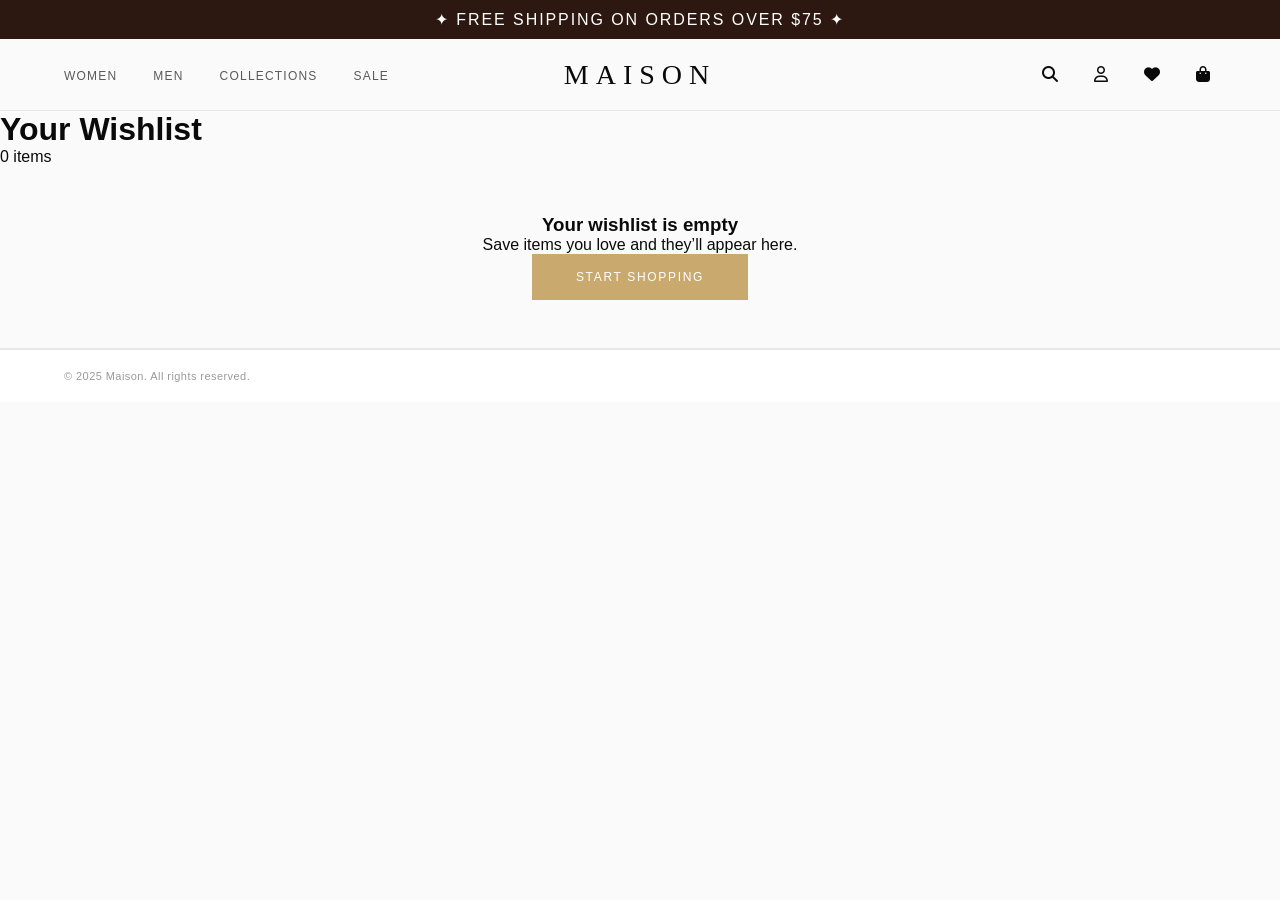
<file: wishlist.html>
<!DOCTYPE html>
<html lang="en">
<head>
  <meta charset="utf-8">
  <meta name="viewport" content="width=device-width,initial-scale=1">
  <title>MAISON — Wishlist</title>
  <link href="https://cdnjs.cloudflare.com/ajax/libs/font-awesome/6.7.2/css/all.min.css" rel="stylesheet">
  <link rel="stylesheet" href="assets/css/homepage.css">
  <link rel="stylesheet" href="assets/css/search.css">
</head>
<body>
  <div class="announcement-bar">✦ Free shipping on orders over $75 ✦</div>

  <nav class="nav" id="mainNav">
    <ul class="nav-links">
      <li><a href="Product Listing.html">Women</a></li>
      <li><a href="Product Listing.html">Men</a></li>
      <li><a href="Product Listing.html">Collections</a></li>
      <li><a href="Product Listing.html">Sale</a></li>
    </ul>
    <a href="index.html" class="nav-logo">Maison</a>
    <div class="nav-actions">
      <button class="nav-menu-btn" aria-label="Toggle navigation" aria-expanded="false"><i class="fas fa-bars"></i></button>
      <button class="nav-action-btn" aria-label="Search" onclick="openSearchOverlay()"><i class="fas fa-search"></i></button>
      <button class="nav-action-btn" aria-label="Account"><i class="far fa-user"></i></button>
      <button class="nav-action-btn" aria-label="Wishlist" onclick="location.href='wishlist.html'" style="position:relative">
        <i class="fas fa-heart"></i>
        <span class="wishlist-badge" style="display:none; position:absolute; top:-6px; right:-6px; background:#c44; color:#fff; font-size:11px; padding:2px 6px; border-radius:999px;">0</span>
      </button>
      <button class="nav-action-btn" aria-label="Cart" onclick="location.href='Shopping Cart.html'" style="position:relative">
        <i class="fas fa-shopping-bag"></i>
        <span class="cart-badge" style="display:none; position:absolute; top:-6px; right:-6px; background:#000; color:#fff; font-size:11px; padding:2px 6px; border-radius:999px;">0</span>
      </button>
    </div>
  </nav>

  <main class="page-wrapper">
    <div class="page-header">
      <div class="page-header-left">
        <h1>Your Wishlist</h1>
        <p class="item-count" id="wishlistCount">0 items</p>
      </div>
    </div>

    <section class="wishlist-section">
      <div class="products-grid" id="wishlistGrid">
        <!-- rendered wishlist cards -->
      </div>

      <div id="emptyWishlist" style="display:none; text-align:center; padding:48px;">
        <h3>Your wishlist is empty</h3>
        <p>Save items you love and they’ll appear here.</p>
        <a href="Product Listing.html" class="btn-primary">Start Shopping</a>
      </div>
    </section>
  </main>

  <footer class="footer">
    <div class="footer-bottom"><p>© 2025 Maison. All rights reserved.</p></div>
  </footer>

  <div id="searchOverlay">
    <div class="search-panel" role="dialog" aria-modal="true" aria-labelledby="searchLabel">
      <div class="search-panel-top">
        <input type="search" class="search-input" placeholder="Search for products, brands, collections…" aria-label="Search products" oninput="handleSearchInput(event)">
        <button type="button" class="search-close-btn" aria-label="Close search" onclick="closeSearchOverlay()">×</button>
      </div>
      <div class="search-results" id="searchResults"></div>
    </div>
  </div>

  <script src="assets/js/shop-state.js"></script>
  <script src="assets/js/wishlist.js"></script>
  <script src="assets/js/search.js"></script>
</body>
</html>
</file>
<file: assets/css/homepage.css>
*, *::before, *::after { box-sizing: border-box; margin: 0; padding: 0; }

    :root {
      --black: #0A0A0A;
      --gold: #C9A96E;
      --gold-light: #dfc18e;
      --bg: #FAFAFA;
      --gray-100: #F5F5F5;
      --gray-200: #E8E8E8;
      --gray-300: #D0D0D0;
      --gray-500: #9A9A9A;
      --gray-700: #5A5A5A;
      --white: #FFFFFF;
    }

    html { scroll-behavior: smooth; }

    body {
      font-family: 'Inter', sans-serif;
      background: var(--bg);
      color: var(--black);
      overflow-x: hidden;
    }

img, picture, video, svg {
  max-width: 100%;
  height: auto;
  display: block;
}

button, input, select, textarea {
  min-width: 0;
}

.announcement-bar {
      background: #2C1810;
      color: #FFFFFF;
      font-weight: 400;
      letter-spacing: 0.12em;
      text-transform: uppercase;
      position: relative;
      padding: 10px 24px;
      text-align: center;
    }
    .announcement-bar span {
      color: #FFFFFF;
      font-weight: 500;
    }

    /* ── Navigation ── */
    .nav {
      position: sticky;
      top: 0;
      z-index: 100;
      background: var(--bg);
      border-bottom: 1px solid var(--gray-200);
      padding: 0 64px;
      height: 72px;
      display: flex;
      align-items: center;
      justify-content: space-between;
      transition: box-shadow 0.3s ease;
    }
    .nav.scrolled {
      box-shadow: 0 2px 20px rgba(0,0,0,0.06);
    }

    .nav-links {
      display: flex;
      gap: 36px;
      list-style: none;
    }
    .nav-links a {
      font-size: 12px;
      font-weight: 500;
      letter-spacing: 0.1em;
      text-transform: uppercase;
      color: var(--gray-700);
      text-decoration: none;
      position: relative;
      transition: color 0.2s ease;
    }
    .nav-links a::after {
      content: '';
      position: absolute;
      bottom: -3px;
      left: 0;
      width: 0;
      height: 1px;
      background: var(--gold);
      transition: width 0.3s ease;
    }
    .nav-links a:hover { color: var(--black); }
    .nav-links a:hover::after { width: 100%; }

    .nav-logo {
      font-family: 'Cormorant Garamond', serif;
      font-size: 28px;
      font-weight: 400;
      letter-spacing: 0.25em;
      text-transform: uppercase;
      color: var(--black);
      text-decoration: none;
      position: absolute;
      left: 50%;
      transform: translateX(-50%);
    }

    .nav-actions {
      display: flex;
      align-items: center;
      gap: 24px;
    }
    .nav-menu-btn {
      display: none;
      background: none;
      border: none;
      cursor: pointer;
      color: var(--black);
      font-size: 18px;
      padding: 6px;
      border-radius: 4px;
      transition: color 0.2s ease, transform 0.2s ease;
    }
    .nav-menu-btn:hover { color: var(--gold); transform: scale(1.05); }
    .nav-action-btn {
      background: none;
      border: none;
      cursor: pointer;
      color: var(--black);
      font-size: 16px;
      padding: 6px;
      border-radius: 4px;
      transition: color 0.2s ease, transform 0.2s ease;
      position: relative;
    }
    .nav-action-btn:hover { color: var(--gold); transform: scale(1.1); }

    .cart-badge {
      position: absolute;
      top: -2px;
      right: -4px;
      background: var(--gold);
      color: var(--white);
      font-size: 9px;
      font-weight: 600;
      width: 16px;
      height: 16px;
      border-radius: 50%;
      display: flex;
      align-items: center;
      justify-content: center;
      letter-spacing: 0;
    }

    /* ── Hero ── */
    .hero {
      position: relative;
      height: calc(100vh - 108px);
      min-height: 700px;
      overflow: hidden;
    }

    .hero-image {
      width: 100%;
      height: 100%;
      object-fit: cover;
      object-position: center top;
      display: block;
    }

    .hero-overlay {
      position: absolute;
      inset: 0;
      background: linear-gradient(
        to right,
        rgba(10,10,10,0.68) 0%,
        rgba(10,10,10,0.35) 55%,
        rgba(10,10,10,0.10) 100%
      );
    }

    .hero-content {
      position: absolute;
      inset: 0;
      display: flex;
      flex-direction: column;
      justify-content: center;
      padding: 0 96px;
      max-width: 700px;
    }

    .hero-eyebrow {
      font-family: 'Inter', sans-serif;
      font-size: 11px;
      font-weight: 500;
      letter-spacing: 0.22em;
      text-transform: uppercase;
      color: var(--gold);
      margin-bottom: 22px;
    }

    .hero-headline {
      font-family: 'Cormorant Garamond', serif;
      font-size: clamp(56px, 6vw, 88px);
      font-weight: 300;
      line-height: 1.05;
      color: var(--white);
      margin-bottom: 28px;
      letter-spacing: 0.01em;
    }
    .hero-headline em {
      font-style: italic;
      color: var(--gold-light);
    }

    .hero-subtext {
      font-size: 14px;
      font-weight: 300;
      line-height: 1.8;
      color: rgba(255,255,255,0.75);
      margin-bottom: 44px;
      max-width: 420px;
      letter-spacing: 0.02em;
    }

    .hero-ctas {
      display: flex;
      gap: 16px;
      align-items: center;
    }

    /* FIX 2: Changed 'background' to 'background-color' in transition */
    .btn-primary {
      background: var(--gold);
      color: var(--white);
      border: none;
      padding: 16px 44px;
      font-family: 'Inter', sans-serif;
      font-size: 12px;
      font-weight: 500;
      letter-spacing: 0.14em;
      text-transform: uppercase;
      cursor: pointer;
      text-decoration: none;
      display: inline-block;
      transition: background-color 0.25s ease, transform 0.2s ease, box-shadow 0.25s ease;
    }
    .btn-primary:hover {
      background: var(--gold-light);
      transform: translateY(-2px);
      box-shadow: 0 8px 24px rgba(201,169,110,0.35);
    }
    .btn-primary:active { transform: translateY(0); }

    /* FIX 3: Changed 'background' to 'background-color' in transition */
    .btn-ghost {
      background: transparent;
      color: var(--white);
      border: 1px solid rgba(255,255,255,0.5);
      padding: 15px 36px;
      font-family: 'Inter', sans-serif;
      font-size: 12px;
      font-weight: 400;
      letter-spacing: 0.12em;
      text-transform: uppercase;
      cursor: pointer;
      text-decoration: none;
      display: inline-block;
      transition: border-color 0.25s ease, background-color 0.25s ease, transform 0.2s ease;
    }
    .btn-ghost:hover {
      border-color: var(--gold);
      color: var(--gold);
      transform: translateY(-2px);
    }

    .hero-scroll-hint {
      position: absolute;
      bottom: 40px;
      left: 50%;
      transform: translateX(-50%);
      display: flex;
      flex-direction: column;
      align-items: center;
      gap: 8px;
      color: rgba(255,255,255,0.5);
      font-size: 10px;
      letter-spacing: 0.15em;
      text-transform: uppercase;
      animation: scrollBounce 2s infinite;
    }
    .hero-scroll-hint i { font-size: 14px; }

    @keyframes scrollBounce {
      0%, 100% { transform: translateX(-50%) translateY(0); }
      50% { transform: translateX(-50%) translateY(6px); }
    }

    /* ── Category Chips ── */
    .categories-section {
      padding: 32px 0;
      border-bottom: 1px solid var(--gray-200);
      background: var(--white);
    }

    .categories-scroll {
      display: flex;
      gap: 12px;
      padding: 0 64px;
      overflow-x: auto;
      scrollbar-width: none;
    }
    .categories-scroll::-webkit-scrollbar { display: none; }

    .category-chip {
      flex-shrink: 0;
      padding: 10px 28px;
      border: 1px solid var(--gray-200);
      background: transparent;
      font-family: 'Inter', sans-serif;
      font-size: 12px;
      font-weight: 500;
      letter-spacing: 0.1em;
      text-transform: uppercase;
      cursor: pointer;
      color: var(--gray-700);
      transition: all 0.25s ease;
      white-space: nowrap;
    }
    .category-chip:hover, .category-chip.active {
      background: var(--black);
      color: var(--white);
      border-color: var(--black);
    }
    .category-chip.sale { color: #b84040; }
    .category-chip.sale:hover, .category-chip.sale.active {
      background: #b84040;
      color: var(--white);
      border-color: #b84040;
    }

    /* ── Section Headers ── */
    .section-header {
      display: flex;
      justify-content: space-between;
      align-items: flex-end;
      margin-bottom: 40px;
    }
    .section-eyebrow {
      font-size: 11px;
      font-weight: 500;
      letter-spacing: 0.2em;
      text-transform: uppercase;
      color: var(--gold);
      margin-bottom: 10px;
    }
    .section-title {
      font-family: 'Cormorant Garamond', serif;
      font-size: clamp(32px, 3vw, 46px);
      font-weight: 400;
      color: var(--black);
      letter-spacing: 0.02em;
      line-height: 1.1;
    }
    .section-link {
      font-size: 12px;
      font-weight: 500;
      letter-spacing: 0.12em;
      text-transform: uppercase;
      color: var(--black);
      text-decoration: none;
      border-bottom: 1px solid var(--black);
      padding-bottom: 2px;
      transition: color 0.2s ease, border-color 0.2s ease;
      white-space: nowrap;
    }
    .section-link:hover { color: var(--gold); border-color: var(--gold); }

    /* ── Featured Collections ── */
    .featured-section {
      padding: 80px 64px;
    }

    .collections-grid {
      display: grid;
      grid-template-columns: repeat(3, 1fr);
      gap: 24px;
    }

    .collection-card {
      position: relative;
      overflow: hidden;
      cursor: pointer;
      aspect-ratio: 3/4;
    }

    .collection-card img {
      width: 100%;
      height: 100%;
      object-fit: cover;
      display: block;
      transition: transform 0.6s cubic-bezier(0.25, 0.46, 0.45, 0.94);
    }
    .collection-card:hover img {
      transform: scale(1.06);
    }

    .collection-overlay {
      position: absolute;
      inset: 0;
      background: linear-gradient(to top, rgba(10,10,10,0.65) 0%, transparent 60%);
      transition: background 0.4s ease;
    }
    .collection-card:hover .collection-overlay {
      background: linear-gradient(to top, rgba(10,10,10,0.75) 0%, rgba(10,10,10,0.1) 70%);
    }

    .collection-content {
      position: absolute;
      bottom: 0;
      left: 0;
      right: 0;
      padding: 36px 32px;
    }
    .collection-tag {
      font-size: 10px;
      font-weight: 500;
      letter-spacing: 0.18em;
      text-transform: uppercase;
      color: var(--gold);
      margin-bottom: 10px;
    }
    .collection-title {
      font-family: 'Cormorant Garamond', serif;
      font-size: 32px;
      font-weight: 400;
      color: var(--white);
      line-height: 1.1;
      margin-bottom: 16px;
      letter-spacing: 0.02em;
    }
    .collection-cta {
      display: inline-flex;
      align-items: center;
      gap: 8px;
      font-size: 11px;
      font-weight: 500;
      letter-spacing: 0.12em;
      text-transform: uppercase;
      color: var(--white);
      text-decoration: none;
      opacity: 0;
      transform: translateY(8px);
      transition: opacity 0.3s ease, transform 0.3s ease, color 0.2s ease;
    }
    .collection-card:hover .collection-cta {
      opacity: 1;
      transform: translateY(0);
    }
    .collection-cta:hover { color: var(--gold); }
    .collection-cta i { font-size: 10px; }

    /* ── Trending Now / Product Grid ── */
    .trending-section {
      padding: 0 64px 80px;
      background: var(--bg);
    }

    .products-grid {
      display: grid;
      grid-template-columns: repeat(4, 1fr);
      gap: 28px;
    }

    .product-card {
      cursor: pointer;
    }

    .product-image-wrap {
      position: relative;
      overflow: hidden;
      background: var(--gray-100);
      aspect-ratio: 3/4;
      margin-bottom: 16px;
    }

    .product-image-wrap img {
      width: 100%;
      height: 100%;
      object-fit: cover;
      display: block;
      transition: transform 0.5s cubic-bezier(0.25, 0.46, 0.45, 0.94);
    }
    .product-card:hover .product-image-wrap img {
      transform: scale(1.05);
    }

    .product-badge {
      position: absolute;
      top: 14px;
      left: 14px;
      background: var(--black);
      color: var(--white);
      font-size: 9px;
      font-weight: 600;
      letter-spacing: 0.12em;
      text-transform: uppercase;
      padding: 5px 10px;
    }
    .product-badge.new { background: var(--gold); }
    .product-badge.sale { background: #b84040; }

    .product-wishlist {
      position: absolute;
      top: 12px;
      right: 12px;
      background: var(--white);
      border: none;
      width: 36px;
      height: 36px;
      border-radius: 50%;
      display: flex;
      align-items: center;
      justify-content: center;
      cursor: pointer;
      color: var(--gray-500);
      font-size: 14px;
      opacity: 0;
      transform: translateY(-4px);
      transition: opacity 0.25s ease, transform 0.25s ease, color 0.2s ease, box-shadow 0.2s ease;
      box-shadow: 0 2px 8px rgba(0,0,0,0.1);
    }
    .product-card:hover .product-wishlist {
      opacity: 1;
      transform: translateY(0);
    }
    .product-wishlist:hover { color: #c44; box-shadow: 0 4px 12px rgba(0,0,0,0.15); }
    .product-wishlist.liked { color: #c44; opacity: 1; transform: translateY(0); }

    .product-quick-add {
      position: absolute;
      bottom: 0;
      left: 0;
      right: 0;
      background: rgba(10,10,10,0.9);
      color: var(--white);
      border: none;
      padding: 14px;
      font-family: 'Inter', sans-serif;
      font-size: 11px;
      font-weight: 500;
      letter-spacing: 0.12em;
      text-transform: uppercase;
      cursor: pointer;
      opacity: 0;
      transform: translateY(100%);
      transition: opacity 0.25s ease, transform 0.25s ease, background-color 0.2s ease;
    }
    .product-card:hover .product-quick-add {
      opacity: 1;
      transform: translateY(0);
    }
    .product-quick-add:hover { background: var(--gold); }

    .product-brand {
      font-size: 10px;
      font-weight: 600;
      letter-spacing: 0.14em;
      text-transform: uppercase;
      color: var(--gray-500);
      margin-bottom: 5px;
    }
    .product-title {
      font-family: 'Cormorant Garamond', serif;
      font-size: 17px;
      font-weight: 400;
      color: var(--black);
      margin-bottom: 8px;
      line-height: 1.3;
      letter-spacing: 0.01em;
    }
    .product-pricing {
      display: flex;
      align-items: center;
      gap: 10px;
    }
    .product-price {
      font-size: 14px;
      font-weight: 500;
      color: var(--black);
    }
    .product-price-original {
      font-size: 13px;
      font-weight: 400;
      color: var(--gray-500);
      text-decoration: line-through;
    }
    .product-price-sale { color: #b84040; }

    /* ── Editorial Banner ── */
    .editorial-banner {
      margin: 0 64px 80px;
      position: relative;
      overflow: hidden;
      height: 340px;
    }
    .editorial-banner img {
      width: 100%;
      height: 100%;
      object-fit: cover;
      display: block;
    }
    .editorial-banner-overlay {
      position: absolute;
      inset: 0;
      background: rgba(10,10,10,0.45);
      display: flex;
      align-items: center;
      justify-content: center;
      flex-direction: column;
      gap: 20px;
    }
    .editorial-banner-title {
      font-family: 'Cormorant Garamond', serif;
      font-size: 52px;
      font-weight: 300;
      color: var(--white);
      letter-spacing: 0.08em;
      text-align: center;
      line-height: 1.1;
    }
    .editorial-banner-title em { font-style: italic; color: var(--gold-light); }

    /* ── Footer ── */
    .footer {
      background: var(--white);
      border-top: 1px solid var(--gray-200);
    }

    .footer-newsletter {
      background: var(--black);
      padding: 64px;
      display: flex;
      align-items: center;
      justify-content: space-between;
      gap: 48px;
    }
    .footer-newsletter-text h3 {
      font-family: 'Cormorant Garamond', serif;
      font-size: 36px;
      font-weight: 400;
      color: var(--white);
      margin-bottom: 10px;
      letter-spacing: 0.02em;
    }
    .footer-newsletter-text p {
      font-size: 13px;
      color: rgba(255,255,255,0.55);
      font-weight: 300;
      line-height: 1.6;
    }
    .footer-newsletter-form {
      display: flex;
      gap: 0;
      flex: 1;
      max-width: 480px;
    }
    /* FIX 4: Changed 'background' to 'background-color' in transition */
    .footer-newsletter-form input {
      flex: 1;
      background: rgba(255,255,255,0.07);
      border: 1px solid rgba(255,255,255,0.15);
      border-right: none;
      padding: 16px 24px;
      font-family: 'Inter', sans-serif;
      font-size: 13px;
      color: var(--white);
      outline: none;
      transition: border-color 0.25s ease, background-color 0.25s ease;
    }
    .footer-newsletter-form input::placeholder { color: rgba(255,255,255,0.35); }
    .footer-newsletter-form input:focus {
      border-color: var(--gold);
      background: rgba(255,255,255,0.1);
    }
    /* FIX 5: Changed 'background' to 'background-color' in transition */
    .footer-newsletter-form button {
      background: var(--gold);
      border: 1px solid var(--gold);
      color: var(--white);
      padding: 16px 32px;
      font-family: 'Inter', sans-serif;
      font-size: 11px;
      font-weight: 600;
      letter-spacing: 0.14em;
      text-transform: uppercase;
      cursor: pointer;
      white-space: nowrap;
      transition: background-color 0.25s ease;
    }
    .footer-newsletter-form button:hover { background: var(--gold-light); }

    .footer-main {
      padding: 64px 64px 48px;
      display: grid;
      grid-template-columns: 1.6fr 1fr 1fr 1fr 1fr;
      gap: 48px;
    }

    .footer-brand h2 {
      font-family: 'Cormorant Garamond', serif;
      font-size: 26px;
      font-weight: 400;
      letter-spacing: 0.22em;
      text-transform: uppercase;
      color: var(--black);
      margin-bottom: 16px;
    }
    .footer-brand p {
      font-size: 13px;
      color: var(--gray-500);
      line-height: 1.75;
      font-weight: 300;
      max-width: 240px;
    }
    .footer-social {
      display: flex;
      gap: 14px;
      margin-top: 24px;
    }
    .footer-social a {
      color: var(--gray-500);
      font-size: 15px;
      transition: color 0.2s ease;
    }
    .footer-social a:hover { color: var(--gold); }

    .footer-col h4 {
      font-size: 11px;
      font-weight: 600;
      letter-spacing: 0.14em;
      text-transform: uppercase;
      color: var(--black);
      margin-bottom: 20px;
    }
    .footer-col ul { list-style: none; }
    .footer-col ul li { margin-bottom: 11px; }
    .footer-col ul li a {
      font-size: 13px;
      color: var(--gray-500);
      text-decoration: none;
      font-weight: 300;
      transition: color 0.2s ease;
      letter-spacing: 0.01em;
    }
    .footer-col ul li a:hover { color: var(--black); }

    .footer-bottom {
      padding: 20px 64px;
      border-top: 1px solid var(--gray-200);
      display: flex;
      justify-content: space-between;
      align-items: center;
    }
    .footer-bottom p {
      font-size: 11px;
      color: var(--gray-500);
      font-weight: 300;
      letter-spacing: 0.04em;
    }
    .footer-bottom-links {
      display: flex;
      gap: 24px;
    }
    .footer-bottom-links a {
      font-size: 11px;
      color: var(--gray-500);
      text-decoration: none;
      letter-spacing: 0.04em;
      transition: color 0.2s ease;
    }
    .footer-bottom-links a:hover { color: var(--black); }

    /* ── Utilities ── */
    .divider {
      width: 40px;
      height: 1px;
      background: var(--gold);
      margin-top: 14px;
    }

    /* ── Responsive ── */
    @media (max-width: 1200px) {
      .nav { padding: 0 32px; }
      .hero { min-height: 620px; }
      .hero-content { padding: 0 48px; max-width: 660px; }
      .categories-section,
      .featured-section,
      .trending-section,
      .editorial-banner,
      .footer-main,
      .footer-bottom { padding-left: 32px; padding-right: 32px; }
      .collections-grid,
      .products-grid { grid-template-columns: repeat(2, 1fr); }
      .editorial-banner { height: 320px; margin: 0 32px 80px; }
    }

    @media (max-width: 960px) {
      .nav { padding: 0 24px; }
      .hero { min-height: 520px; }
      .hero-content { padding: 0 32px; }
      .hero-subtext { max-width: 100%; }
      .hero-ctas { flex-direction: column; align-items: stretch; }
      .btn-primary,
      .btn-ghost { width: 100%; justify-content: center; }
      .categories-section,
      .featured-section,
      .trending-section,
      .editorial-banner,
      .footer-main,
      .footer-bottom { padding-left: 24px; padding-right: 24px; }
      .collections-grid,
      .products-grid { grid-template-columns: 1fr; gap: 20px; }
      .editorial-banner { height: 300px; margin: 0 24px 64px; }
      .footer-newsletter { flex-direction: column; gap: 24px; }
      .footer-newsletter-form { flex-direction: column; width: 100%; }
      .footer-newsletter-form input { width: 100%; border-right: 1px solid rgba(255,255,255,0.15); }
      .footer-bottom { flex-direction: column; align-items: flex-start; gap: 16px; padding: 20px 24px; }
    }

    @media (max-width: 768px) {
      .nav { padding: 0 16px; overflow: visible; }
      .nav-links {
        display: flex;
        flex-direction: column;
        gap: 0;
        position: absolute;
        top: 100%;
        left: 0;
        right: 0;
        background: rgba(255,255,255,0.98);
        border-bottom: 1px solid var(--gray-200);
        padding: 18px 16px 16px;
        opacity: 0;
        transform: translateY(-10px);
        pointer-events: none;
        transition: opacity 0.25s ease, transform 0.25s ease;
      }
      .nav-open .nav-links {
        opacity: 1;
        transform: translateY(0);
        pointer-events: auto;
      }
      .nav-open::after {
        content: '';
        position: fixed;
        inset: 72px 0 0 0;
        background: rgba(0,0,0,0.16);
        opacity: 1;
        pointer-events: none;
        z-index: 90;
      }
      .nav-menu-btn { display: inline-flex; }
      .nav-actions { gap: 12px; }
      .nav-logo { position: static; transform: none; }
      .nav-open .nav-links li { margin-bottom: 12px; }
      .nav-open .nav-links li:last-child { margin-bottom: 0; }
      .nav-open .nav-links a { padding: 12px 0; }
      .hero { min-height: 420px; }
      .hero-content { padding: 0 22px; }
      .hero-headline { font-size: clamp(38px, 10vw, 52px); }
      .categories-section { padding: 18px 16px; }
      .categories-scroll { gap: 10px; }
      .section-header { flex-direction: column; align-items: flex-start; gap: 18px; }
      .collections-grid,
      .products-grid { grid-template-columns: 1fr; gap: 18px; }
      .editorial-banner { height: 260px; margin: 0 16px 48px; }
      .footer-main { grid-template-columns: 1fr; gap: 28px; padding: 40px 16px 24px; }
      .footer-bottom { padding: 20px 16px; }
    }
</file>
<file: assets/css/search.css>
#searchOverlay {
  display: none;
  position: fixed;
  inset: 0;
  background: rgba(10, 10, 10, 0.85);
  z-index: 9999;
  align-items: center;
  justify-content: center;
  padding: 24px;
}

body.search-open {
  overflow: hidden;
}

.search-panel {
  width: min(100%, 720px);
  background: rgba(255, 255, 255, 0.98);
  border-radius: 24px;
  padding: 32px;
  box-shadow: 0 30px 80px rgba(0, 0, 0, 0.35);
}

.search-panel-top {
  display: flex;
  align-items: center;
  gap: 16px;
  margin-bottom: 20px;
}

.search-input {
  flex: 1;
  min-width: 0;
  padding: 18px 22px;
  border: 1px solid rgba(16, 16, 16, 0.12);
  border-radius: 16px;
  outline: none;
  font-size: 16px;
  font-family: 'Inter', sans-serif;
  color: #0A0A0A;
}

.search-input::placeholder {
  color: rgba(10, 10, 10, 0.45);
}

.search-close-btn {
  width: 44px;
  height: 44px;
  border: none;
  border-radius: 50%;
  background: #0A0A0A;
  color: #FFFFFF;
  font-size: 18px;
  cursor: pointer;
}

.search-results {
  display: grid;
  gap: 12px;
}

.search-result-item {
  width: 100%;
  padding: 18px 22px;
  text-align: left;
  border-radius: 16px;
  border: 1px solid rgba(10, 10, 10, 0.1);
  background: #FFFFFF;
  color: #0A0A0A;
  font-family: 'Inter', sans-serif;
  font-size: 14px;
  cursor: pointer;
}

.search-result-item:hover {
  background: var(--gray-100);
}

.search-empty {
  margin: 0;
  font-size: 14px;
  color: var(--gray-700);
  padding: 22px 0;
}
</file>
<file: assets/css/checkout.css>
*, *::before, *::after { box-sizing: border-box; margin: 0; padding: 0; }

    :root {
      --black: #0A0A0A;
      --gold: #C9A96E;
      --gold-light: #dfc18e;
      --bg: #FAFAFA;
      --gray-100: #F5F5F5;
      --gray-200: #E8E8E8;
      --gray-300: #D0D0D0;
      --gray-500: #9A9A9A;
      --gray-700: #5A5A5A;
      --white: #FFFFFF;
      --error: #b84040;
      --success: #3a7d55;
    }

    html { scroll-behavior: smooth; }

    body {
      font-family: 'Inter', sans-serif;
      background: var(--bg);
      color: var(--black);
      overflow-x: hidden;
      min-height: 100vh;
    }

img, picture, video, svg {
  max-width: 100%;
  height: auto;
  display: block;
}

button, input, select, textarea {
  min-width: 0;
}

.announcement-bar {
  background: #2C1810;
  color: #FFFFFF;
  font-weight: 400;
  letter-spacing: 0.12em;
  text-transform: uppercase;
  padding: 10px 24px;
  text-align: center;
}
.announcement-bar span {
  color: #FFFFFF;
  font-weight: 500;
}

    .checkout-logo {
      font-family: 'Cormorant Garamond', serif;
      font-size: 28px;
      font-weight: 400;
      letter-spacing: 0.25em;
      text-transform: uppercase;
      color: var(--black);
      text-decoration: none;
    }

    .checkout-secure {
      display: flex;
      align-items: center;
      gap: 7px;
      font-size: 11px;
      font-weight: 500;
      letter-spacing: 0.1em;
      text-transform: uppercase;
      color: var(--gray-500);
    }
    .checkout-secure i {
      color: var(--gold);
      font-size: 12px;
    }

    .back-to-cart {
      display: flex;
      align-items: center;
      gap: 7px;
      font-size: 11px;
      font-weight: 500;
      letter-spacing: 0.08em;
      text-transform: uppercase;
      color: var(--gray-500);
      text-decoration: none;
      transition: color 0.2s ease;
    }
    .back-to-cart:hover { color: var(--black); }
    .back-to-cart i { font-size: 10px; }

    /* Main Layout */
    .checkout-layout {
      display: grid;
      grid-template-columns: 1fr 460px;
      min-height: calc(100vh - 72px);
    }

    /* Left Panel */
    .checkout-left {
      padding: 56px 72px 80px 72px;
      background: var(--bg);
      border-right: 1px solid var(--gray-200);
    }

    /* Progress Steps */
    .checkout-steps {
      display: flex;
      align-items: center;
      gap: 0;
      margin-bottom: 52px;
    }

    .step-item {
      display: flex;
      align-items: center;
      gap: 10px;
      font-size: 11px;
      font-weight: 500;
      letter-spacing: 0.1em;
      text-transform: uppercase;
      color: var(--gray-300);
      cursor: default;
    }

    .step-item.active {
      color: var(--black);
    }

    .step-item.completed {
      color: var(--gold);
      cursor: pointer;
    }
    .step-item.completed:hover { color: var(--gold-light); }

    .step-number {
      width: 26px;
      height: 26px;
      border-radius: 50%;
      border: 1px solid var(--gray-300);
      display: flex;
      align-items: center;
      justify-content: center;
      font-size: 11px;
      font-weight: 500;
      color: var(--gray-300);
      background: var(--white);
      transition: all 0.25s ease;
      flex-shrink: 0;
    }

    .step-item.active .step-number {
      background: var(--black);
      border-color: var(--black);
      color: var(--white);
    }

    .step-item.completed .step-number {
      background: var(--gold);
      border-color: var(--gold);
      color: var(--white);
    }

    .step-divider {
      flex: 1;
      max-width: 48px;
      height: 1px;
      background: var(--gray-200);
      margin: 0 16px;
    }
    .step-divider.completed-line {
      background: var(--gold);
      opacity: 0.4;
    }

    /* Form Sections */
    .form-section {
      margin-bottom: 44px;
    }

    .form-section-title {
      font-family: 'Cormorant Garamond', serif;
      font-size: 22px;
      font-weight: 400;
      color: var(--black);
      letter-spacing: 0.02em;
      margin-bottom: 6px;
    }

    .form-section-subtitle {
      font-size: 12px;
      color: var(--gray-500);
      font-weight: 300;
      margin-bottom: 24px;
      letter-spacing: 0.01em;
    }

    .form-divider {
      width: 36px;
      height: 1px;
      background: var(--gold);
      margin-bottom: 28px;
    }

    /* Form Fields */
    .form-row {
      display: grid;
      grid-template-columns: 1fr 1fr;
      gap: 16px;
      margin-bottom: 16px;
    }

    .form-row.single {
      grid-template-columns: 1fr;
    }

    .form-row.triple {
      grid-template-columns: 2fr 1.2fr 1fr;
    }

    .form-group {
      display: flex;
      flex-direction: column;
      gap: 6px;
      margin-bottom: 0;
    }

    .form-label {
      font-size: 10px;
      font-weight: 600;
      letter-spacing: 0.12em;
      text-transform: uppercase;
      color: var(--gray-700);
    }

    .form-input,
    .form-select {
      background: var(--white);
      border: 1px solid var(--gray-200);
      padding: 13px 16px;
      font-family: 'Inter', sans-serif;
      font-size: 13px;
      font-weight: 400;
      color: var(--black);
      outline: none;
      appearance: none;
      -webkit-appearance: none;
      transition: border-color 0.2s ease, box-shadow 0.2s ease;
      width: 100%;
    }

    .form-input::placeholder { color: var(--gray-300); }

    .form-input:focus,
    .form-select:focus {
      border-color: var(--gold);
      box-shadow: 0 0 0 3px rgba(201,169,110,0.1);
    }

    .form-select-wrap {
      position: relative;
    }
    .form-select-wrap::after {
      content: '';
      position: absolute;
      right: 15px;
      top: 50%;
      transform: translateY(-50%);
      width: 0;
      height: 0;
      border-left: 4px solid transparent;
      border-right: 4px solid transparent;
      border-top: 5px solid var(--gray-500);
      pointer-events: none;
    }
    .form-select { cursor: pointer; }

    /* Checkbox */
    .checkbox-group {
      display: flex;
      align-items: center;
      gap: 12px;
      margin-top: 14px;
      cursor: pointer;
    }

    .custom-checkbox {
      width: 18px;
      height: 18px;
      border: 1px solid var(--gray-300);
      background: var(--white);
      display: flex;
      align-items: center;
      justify-content: center;
      flex-shrink: 0;
      transition: all 0.2s ease;
      cursor: pointer;
    }
    .custom-checkbox.checked {
      background: var(--black);
      border-color: var(--black);
    }
    .custom-checkbox i {
      font-size: 9px;
      color: var(--white);
      opacity: 0;
      transform: scale(0.5);
      transition: all 0.15s ease;
    }
    .custom-checkbox.checked i {
      opacity: 1;
      transform: scale(1);
    }

    .checkbox-label {
      font-size: 13px;
      font-weight: 300;
      color: var(--gray-700);
      letter-spacing: 0.01em;
      user-select: none;
    }

    /* Shipping Method */
    .shipping-options {
      display: flex;
      flex-direction: column;
      gap: 12px;
    }

    .shipping-option {
      display: flex;
      align-items: center;
      gap: 16px;
      padding: 18px 20px;
      border: 1px solid var(--gray-200);
      background: var(--white);
      cursor: pointer;
      transition: all 0.2s ease;
      position: relative;
    }

    .shipping-option:hover {
      border-color: var(--gray-400);
    }

    .shipping-option.selected {
      border-color: var(--gold);
      background: rgba(201,169,110,0.04);
    }

    .radio-indicator {
      width: 18px;
      height: 18px;
      border-radius: 50%;
      border: 1px solid var(--gray-300);
      display: flex;
      align-items: center;
      justify-content: center;
      flex-shrink: 0;
      transition: all 0.2s ease;
      background: var(--white);
    }

    .shipping-option.selected .radio-indicator {
      border-color: var(--gold);
      border-width: 2px;
    }

    .radio-dot {
      width: 8px;
      height: 8px;
      border-radius: 50%;
      background: var(--gold);
      opacity: 0;
      transform: scale(0.3);
      transition: all 0.2s ease;
    }
    .shipping-option.selected .radio-dot {
      opacity: 1;
      transform: scale(1);
    }

    .shipping-option-info {
      flex: 1;
    }

    .shipping-option-name {
      font-size: 13px;
      font-weight: 500;
      color: var(--black);
      margin-bottom: 3px;
    }

    .shipping-option-desc {
      font-size: 11px;
      color: var(--gray-500);
      font-weight: 300;
      letter-spacing: 0.01em;
    }

    .shipping-option-price {
      font-size: 13px;
      font-weight: 500;
      color: var(--black);
    }

    .shipping-option-price.free {
      color: var(--success);
    }

    /* CTA Button */
    .checkout-cta-wrap {
      margin-top: 44px;
      display: flex;
      flex-direction: column;
      align-items: flex-start;
      gap: 16px;
    }

    .btn-checkout {
      background: var(--black);
      color: var(--white);
      border: none;
      padding: 18px 56px;
      font-family: 'Inter', sans-serif;
      font-size: 12px;
      font-weight: 500;
      letter-spacing: 0.16em;
      text-transform: uppercase;
      cursor: pointer;
      display: inline-flex;
      align-items: center;
      gap: 12px;
      transition: background 0.25s ease, transform 0.2s ease, box-shadow 0.25s ease;
      width: 100%;
      justify-content: center;
    }
    .btn-checkout:hover {
      background: #1e1e1e;
      transform: translateY(-2px);
      box-shadow: 0 8px 28px rgba(10,10,10,0.2);
    }
    .btn-checkout:active { transform: translateY(0); }
    .btn-checkout i { font-size: 11px; }

    .checkout-privacy {
      display: flex;
      align-items: center;
      gap: 7px;
      font-size: 11px;
      color: var(--gray-500);
      font-weight: 300;
      letter-spacing: 0.01em;
      align-self: center;
    }
    .checkout-privacy i { color: var(--gold); font-size: 10px; }

    /* Right Panel (Order Summary) */
    .checkout-right {
      background: var(--white);
      padding: 56px 48px 80px 48px;
      border-left: 1px solid var(--gray-200);
      position: sticky;
      top: 0;
      height: calc(100vh - 72px);
      overflow-y: auto;
      scrollbar-width: none;
    }
    .checkout-right::-webkit-scrollbar { display: none; }

    .summary-title {
      font-family: 'Cormorant Garamond', serif;
      font-size: 22px;
      font-weight: 400;
      color: var(--black);
      letter-spacing: 0.02em;
      margin-bottom: 6px;
    }

    .summary-item-count {
      font-size: 11px;
      color: var(--gray-500);
      font-weight: 300;
      letter-spacing: 0.04em;
      margin-bottom: 8px;
    }

    .summary-divider-gold {
      width: 36px;
      height: 1px;
      background: var(--gold);
      margin-bottom: 28px;
    }

    /* Order Items */
    .order-items {
      display: flex;
      flex-direction: column;
      gap: 0;
      margin-bottom: 28px;
    }

    .order-item {
      display: flex;
      gap: 16px;
      padding: 18px 0;
      border-bottom: 1px solid var(--gray-100);
    }
    .order-item:first-child { padding-top: 0; }
    .order-item:last-child { border-bottom: none; }

    .order-item-image {
      position: relative;
      width: 72px;
      height: 96px;
      flex-shrink: 0;
      background: var(--gray-100);
      overflow: hidden;
    }

    .order-item-image img {
      width: 100%;
      height: 100%;
      object-fit: cover;
      display: block;
    }

    .item-qty-badge {
      position: absolute;
      top: -7px;
      right: -7px;
      background: var(--gray-500);
      color: var(--white);
      width: 20px;
      height: 20px;
      border-radius: 50%;
      font-size: 10px;
      font-weight: 600;
      display: flex;
      align-items: center;
      justify-content: center;
      letter-spacing: 0;
    }

    .order-item-details {
      flex: 1;
      display: flex;
      flex-direction: column;
      justify-content: center;
      gap: 4px;
    }

    .order-item-brand {
      font-size: 9px;
      font-weight: 600;
      letter-spacing: 0.14em;
      text-transform: uppercase;
      color: var(--gray-500);
    }

    .order-item-name {
      font-family: 'Cormorant Garamond', serif;
      font-size: 15px;
      font-weight: 400;
      color: var(--black);
      line-height: 1.3;
      letter-spacing: 0.01em;
    }

    .order-item-variant {
      font-size: 11px;
      color: var(--gray-500);
      font-weight: 300;
    }

    .order-item-price {
      font-size: 13px;
      font-weight: 500;
      color: var(--black);
      align-self: center;
      white-space: nowrap;
    }
    .order-item-price-sale {
      color: var(--error);
    }
    .order-item-price-original {
      font-size: 11px;
      font-weight: 400;
      color: var(--gray-500);
      text-decoration: line-through;
      display: block;
      text-align: right;
    }

    /* Promo Code */
    .promo-section {
      margin-bottom: 24px;
    }

    .promo-toggle {
      display: flex;
      align-items: center;
      justify-content: space-between;
      padding: 13px 16px;
      border: 1px solid var(--gray-200);
      background: var(--gray-100);
      cursor: pointer;
      transition: all 0.2s ease;
    }
    .promo-toggle:hover { border-color: var(--gray-300); }

    .promo-toggle-label {
      display: flex;
      align-items: center;
      gap: 9px;
      font-size: 12px;
      font-weight: 500;
      letter-spacing: 0.06em;
      color: var(--gray-700);
    }
    .promo-toggle-label i {
      color: var(--gold);
      font-size: 11px;
    }

    .promo-toggle-arrow {
      font-size: 10px;
      color: var(--gray-500);
      transition: transform 0.2s ease;
    }
    .promo-toggle.open .promo-toggle-arrow {
      transform: rotate(180deg);
    }

    .promo-input-wrap {
      display: none;
      padding: 16px;
      border: 1px solid var(--gray-200);
      border-top: none;
      background: var(--white);
    }
    .promo-input-wrap.visible { display: flex; gap: 0; }

    .promo-input {
      flex: 1;
      background: var(--gray-100);
      border: 1px solid var(--gray-200);
      border-right: none;
      padding: 11px 14px;
      font-family: 'Inter', sans-serif;
      font-size: 12px;
      color: var(--black);
      outline: none;
      transition: border-color 0.2s ease;
      text-transform: uppercase;
      letter-spacing: 0.08em;
    }
    .promo-input::placeholder {
      text-transform: none;
      letter-spacing: 0.01em;
      color: var(--gray-300);
    }
    .promo-input:focus { border-color: var(--gold); }

    .promo-apply-btn {
      background: var(--black);
      border: none;
      color: var(--white);
      padding: 11px 20px;
      font-size: 11px;
      font-weight: 500;
      letter-spacing: 0.1em;
      text-transform: uppercase;
      cursor: pointer;
      transition: background 0.2s ease;
      white-space: nowrap;
    }
    .promo-apply-btn:hover { background: #2a2a2a; }

    /* Order Totals */
    .order-totals {
      border-top: 1px solid var(--gray-200);
      padding-top: 20px;
    }

    .total-line {
      display: flex;
      justify-content: space-between;
      align-items: center;
      padding: 7px 0;
    }

    .total-line-label {
      font-size: 12px;
      font-weight: 400;
      color: var(--gray-700);
      letter-spacing: 0.02em;
    }

    .total-line-value {
      font-size: 13px;
      font-weight: 400;
      color: var(--black);
    }

    .total-line-value.free {
      color: var(--success);
      font-weight: 500;
      font-size: 12px;
      letter-spacing: 0.06em;
    }

    .total-line-value.pending {
      color: var(--gray-500);
      font-size: 11px;
      font-style: italic;
    }

    .total-main {
      display: flex;
      justify-content: space-between;
      align-items: center;
      padding: 18px 0 0;
      margin-top: 6px;
      border-top: 1px solid var(--gray-200);
    }

    .total-main-label {
      font-family: 'Cormorant Garamond', serif;
      font-size: 18px;
      font-weight: 400;
      color: var(--black);
      letter-spacing: 0.04em;
    }

    .total-main-value {
      font-size: 20px;
      font-weight: 500;
      color: var(--black);
      letter-spacing: 0.02em;
    }

    .total-vat-note {
      font-size: 10px;
      color: var(--gray-500);
      font-weight: 300;
      margin-top: 4px;
      text-align: right;
      letter-spacing: 0.02em;
    }

    /* Trust Badges */
    .trust-badges {
      display: flex;
      justify-content: center;
      gap: 24px;
      margin-top: 36px;
      padding-top: 28px;
      border-top: 1px solid var(--gray-100);
    }

    .trust-badge {
      display: flex;
      flex-direction: column;
      align-items: center;
      gap: 5px;
      font-size: 10px;
      font-weight: 500;
      letter-spacing: 0.06em;
      text-transform: uppercase;
      color: var(--gray-500);
    }

    .trust-badge i {
      font-size: 18px;
      color: var(--gold);
    }

    /* Responsive */
    @media (max-width: 1200px) {
      .checkout-layout {
        grid-template-columns: 1fr 420px;
      }
      .checkout-left { padding: 48px 48px 80px; }
      .checkout-right { padding: 48px 36px 80px; }
    }

    @media (max-width: 1024px) {
      .checkout-layout {
        grid-template-columns: 1fr;
        grid-template-rows: auto 1fr;
      }
      .checkout-right {
        position: static;
        height: auto;
        border-top: 1px solid var(--gray-200);
        border-left: none;
        padding: 40px 64px;
      }
      .checkout-header { padding: 0 40px; }
    }

    @media (max-width: 768px) {
      .checkout-header { padding: 0 24px; }
      .checkout-left { padding: 32px 24px 60px; }
      .checkout-right { padding: 32px 24px; }
      .form-row { grid-template-columns: 1fr; }
      .form-row.triple { grid-template-columns: 1fr 1fr; }
    }

    /* Focus styles */
    button:focus-visible,
    input:focus-visible,
    select:focus-visible,
    a:focus-visible {
      outline: 2px solid var(--gold);
      outline-offset: 2px;
    }

    /* Smooth transitions */
    button, a, input, select {
      transition: border-color 0.2s ease, background 0.2s ease, color 0.2s ease, box-shadow 0.2s ease, transform 0.2s ease, opacity 0.2s ease;
    }
</file>
<file: assets/css/product-detail.css>
*, *::before, *::after { box-sizing: border-box; margin: 0; padding: 0; }

    :root {
      --black: #0A0A0A;
      --gold: #C9A96E;
      --gold-light: #dfc18e;
      --bg: #FAFAFA;
      --gray-100: #F5F5F5;
      --gray-200: #E8E8E8;
      --gray-300: #D0D0D0;
      --gray-500: #9A9A9A;
      --gray-700: #5A5A5A;
      --white: #FFFFFF;
    }

    html { scroll-behavior: smooth; }

    body {
      font-family: 'Inter', sans-serif;
      background: var(--bg);
      color: var(--black);
      overflow-x: hidden;
    }

img, picture, video, svg {
  max-width: 100%;
  height: auto;
  display: block;
}

button, input, select, textarea {
  min-width: 0;
}

.announcement-bar {
  background: #2C1810;
  color: #FFFFFF;
  font-weight: 400;
  letter-spacing: 0.12em;
  text-transform: uppercase;
  padding: 10px 24px;
  text-align: center;
}
.announcement-bar span {
  color: #FFFFFF;
  font-weight: 500;
}

/* ── Navigation ── */
    .nav {
      position: sticky;
      top: 0;
      z-index: 100;
      background: var(--bg);
      border-bottom: 1px solid var(--gray-200);
      padding: 0 64px;
      height: 72px;
      display: flex;
      align-items: center;
      justify-content: space-between;
      transition: box-shadow 0.3s ease;
    }
    .nav.scrolled { box-shadow: 0 2px 20px rgba(0,0,0,0.06); }

    .nav-links {
      display: flex;
      gap: 36px;
      list-style: none;
    }
    .nav-links a {
      font-size: 12px;
      font-weight: 500;
      letter-spacing: 0.1em;
      text-transform: uppercase;
      color: var(--gray-700);
      text-decoration: none;
      position: relative;
      transition: color 0.2s ease;
    }
    .nav-links a::after {
      content: '';
      position: absolute;
      bottom: -3px;
      left: 0;
      width: 0;
      height: 1px;
      background: var(--gold);
      transition: width 0.3s ease;
    }
    .nav-links a:hover { color: var(--black); }
    .nav-links a:hover::after { width: 100%; }

    .nav-logo {
      font-family: 'Cormorant Garamond', serif;
      font-size: 28px;
      font-weight: 400;
      letter-spacing: 0.25em;
      text-transform: uppercase;
      color: var(--black);
      text-decoration: none;
      position: absolute;
      left: 50%;
      transform: translateX(-50%);
    }

    .nav-actions {
      display: flex;
      align-items: center;
      gap: 24px;
    }
    .nav-menu-btn {
      display: none;
      background: none;
      border: none;
      cursor: pointer;
      color: var(--black);
      font-size: 18px;
      padding: 6px;
      border-radius: 4px;
      transition: color 0.2s ease, transform 0.2s ease;
    }
    .nav-menu-btn:hover { color: var(--gold); transform: scale(1.05); }
    .nav-action-btn {
      background: none;
      border: none;
      cursor: pointer;
      color: var(--black);
      font-size: 16px;
      padding: 6px;
      border-radius: 4px;
      transition: color 0.2s ease, transform 0.2s ease;
      position: relative;
    }
    .nav-action-btn:hover { color: var(--gold); transform: scale(1.1); }

    .cart-badge {
      position: absolute;
      top: -2px;
      right: -4px;
      background: var(--gold);
      color: var(--white);
      font-size: 9px;
      font-weight: 600;
      width: 16px;
      height: 16px;
      border-radius: 50%;
      display: flex;
      align-items: center;
      justify-content: center;
    }

    /* ── Breadcrumb ── */
    .breadcrumb-bar {
      padding: 18px 64px;
      border-bottom: 1px solid var(--gray-200);
      background: var(--white);
    }
    .breadcrumb {
      display: flex;
      align-items: center;
      gap: 8px;
      list-style: none;
    }
    .breadcrumb li {
      font-size: 11px;
      font-weight: 400;
      letter-spacing: 0.08em;
      color: var(--gray-500);
      text-transform: uppercase;
    }
    .breadcrumb li a {
      color: var(--gray-500);
      text-decoration: none;
      transition: color 0.2s ease;
    }
    .breadcrumb li a:hover { color: var(--black); }
    .breadcrumb li.active { color: var(--black); }
    .breadcrumb-sep {
      color: var(--gray-300);
      font-size: 10px;
    }

    /* ── Product Detail Layout ── */
    .pdp-container {
      max-width: 1728px;
      margin: 0 auto;
      padding: 56px 64px 80px;
      display: grid;
      grid-template-columns: 1fr 1fr;
      gap: 72px;
      align-items: start;
    }

    /* ── Gallery ── */
    .gallery-col {
      position: sticky;
      top: 88px;
    }

    .gallery-main {
      width: 100%;
      aspect-ratio: 3/4;
      overflow: hidden;
      background: var(--gray-100);
      position: relative;
    }
    .gallery-main img {
      width: 100%;
      height: 100%;
      object-fit: cover;
      display: block;
      transition: transform 0.6s cubic-bezier(0.25, 0.46, 0.45, 0.94), opacity 0.3s ease;
    }
    .gallery-main:hover img { transform: scale(1.03); }

    .gallery-badge {
      position: absolute;
      top: 20px;
      left: 20px;
      background: var(--gold);
      color: var(--white);
      font-size: 9px;
      font-weight: 600;
      letter-spacing: 0.14em;
      text-transform: uppercase;
      padding: 6px 12px;
    }

    .gallery-zoom-btn {
      position: absolute;
      bottom: 16px;
      right: 16px;
      background: rgba(255,255,255,0.9);
      border: none;
      width: 40px;
      height: 40px;
      display: flex;
      align-items: center;
      justify-content: center;
      cursor: pointer;
      color: var(--black);
      font-size: 14px;
      transition: background 0.2s ease, color 0.2s ease;
    }
    .gallery-zoom-btn:hover { background: var(--black); color: var(--white); }

    .gallery-thumbnails {
      display: grid;
      grid-template-columns: repeat(4, 1fr);
      gap: 10px;
      margin-top: 12px;
    }

    .gallery-thumb {
      aspect-ratio: 3/4;
      overflow: hidden;
      cursor: pointer;
      border: 2px solid transparent;
      transition: border-color 0.25s ease, opacity 0.2s ease;
      background: var(--gray-100);
    }
    .gallery-thumb img {
      width: 100%;
      height: 100%;
      object-fit: cover;
      display: block;
      transition: transform 0.4s ease;
    }
    .gallery-thumb:hover img { transform: scale(1.05); }
    .gallery-thumb:hover { opacity: 1; }
    .gallery-thumb.active { border-color: var(--black); }
    .gallery-thumb:not(.active) { opacity: 0.62; }

    /* ── Product Info ── */
    .product-col {
      padding-top: 4px;
    }

    .product-brand-name {
      font-family: 'Inter', sans-serif;
      font-size: 10px;
      font-weight: 600;
      letter-spacing: 0.2em;
      text-transform: uppercase;
      color: var(--gold);
      margin-bottom: 14px;
    }

    .product-title {
      font-family: 'Cormorant Garamond', serif;
      font-size: clamp(36px, 3vw, 52px);
      font-weight: 400;
      color: var(--black);
      line-height: 1.08;
      letter-spacing: 0.01em;
      margin-bottom: 20px;
    }

    /* ── Rating ── */
    .product-rating-row {
      display: flex;
      align-items: center;
      gap: 12px;
      margin-bottom: 28px;
      padding-bottom: 28px;
      border-bottom: 1px solid var(--gray-200);
    }
    .stars {
      display: flex;
      gap: 3px;
    }
    .stars i {
      font-size: 13px;
      color: var(--gold);
    }
    .stars i.half { position: relative; }
    .rating-score {
      font-size: 13px;
      font-weight: 500;
      color: var(--black);
      letter-spacing: 0.02em;
    }
    .rating-count {
      font-size: 12px;
      color: var(--gray-500);
      font-weight: 300;
      text-decoration: none;
      border-bottom: 1px solid var(--gray-300);
      padding-bottom: 1px;
      transition: color 0.2s ease, border-color 0.2s ease;
      cursor: pointer;
    }
    .rating-count:hover { color: var(--black); border-color: var(--black); }

    /* ── Price ── */
    .product-price-row {
      display: flex;
      align-items: baseline;
      gap: 14px;
      margin-bottom: 32px;
    }
    .product-price-main {
      font-family: 'Cormorant Garamond', serif;
      font-size: 34px;
      font-weight: 500;
      color: var(--black);
      letter-spacing: 0.02em;
    }
    .product-price-original {
      font-size: 16px;
      font-weight: 400;
      color: var(--gray-500);
      text-decoration: line-through;
    }
    .product-price-tag {
      font-size: 11px;
      font-weight: 600;
      letter-spacing: 0.1em;
      text-transform: uppercase;
      color: var(--white);
      background: #b84040;
      padding: 4px 9px;
    }

    /* ── Selectors ── */
    .selector-label {
      font-size: 11px;
      font-weight: 600;
      letter-spacing: 0.14em;
      text-transform: uppercase;
      color: var(--black);
      margin-bottom: 14px;
      display: flex;
      align-items: center;
      gap: 8px;
    }
    .selector-label span {
      font-weight: 300;
      color: var(--gray-500);
      letter-spacing: 0.05em;
      text-transform: none;
      font-size: 12px;
    }

    /* Color swatches */
    .color-selector {
      margin-bottom: 28px;
    }
    .color-swatches {
      display: flex;
      gap: 12px;
    }
    .color-swatch-wrap {
      position: relative;
      cursor: pointer;
    }
    .color-swatch {
      width: 34px;
      height: 34px;
      border-radius: 50%;
      border: 2px solid transparent;
      outline: 2px solid transparent;
      outline-offset: 3px;
      transition: outline-color 0.2s ease, transform 0.2s ease;
      cursor: pointer;
      display: block;
    }
    .color-swatch-wrap:hover .color-swatch { transform: scale(1.1); }
    .color-swatch-wrap.active .color-swatch {
      outline-color: var(--black);
    }
    .color-tooltip {
      position: absolute;
      bottom: calc(100% + 8px);
      left: 50%;
      transform: translateX(-50%);
      background: var(--black);
      color: var(--white);
      font-size: 10px;
      font-weight: 500;
      letter-spacing: 0.08em;
      text-transform: uppercase;
      padding: 5px 10px;
      white-space: nowrap;
      opacity: 0;
      pointer-events: none;
      transition: opacity 0.2s ease;
    }
    .color-tooltip::after {
      content: '';
      position: absolute;
      top: 100%;
      left: 50%;
      transform: translateX(-50%);
      border: 4px solid transparent;
      border-top-color: var(--black);
    }
    .color-swatch-wrap:hover .color-tooltip { opacity: 1; }

    /* Size selector */
    .size-selector {
      margin-bottom: 10px;
    }
    .size-label-row {
      display: flex;
      align-items: center;
      justify-content: space-between;
      margin-bottom: 14px;
    }
    .size-pills {
      display: flex;
      gap: 10px;
      flex-wrap: wrap;
    }
    .size-pill {
      min-width: 52px;
      height: 44px;
      border: 1px solid var(--gray-300);
      background: transparent;
      font-family: 'Inter', sans-serif;
      font-size: 12px;
      font-weight: 500;
      letter-spacing: 0.08em;
      text-transform: uppercase;
      color: var(--black);
      cursor: pointer;
      padding: 0 16px;
      transition: background 0.2s ease, border-color 0.2s ease, color 0.2s ease, transform 0.15s ease;
      position: relative;
    }
    .size-pill:hover {
      border-color: var(--black);
      transform: translateY(-1px);
    }
    .size-pill.active {
      background: var(--black);
      color: var(--white);
      border-color: var(--black);
    }
    .size-pill.out-of-stock {
      color: var(--gray-300);
      border-color: var(--gray-200);
      cursor: not-allowed;
      position: relative;
    }
    .size-pill.out-of-stock::after {
      content: '';
      position: absolute;
      top: 50%;
      left: 8px;
      right: 8px;
      height: 1px;
      background: var(--gray-300);
      transform: rotate(-20deg);
    }
    .size-pill.out-of-stock:hover { transform: none; }

    .size-guide-link {
      font-size: 11px;
      font-weight: 500;
      letter-spacing: 0.1em;
      text-transform: uppercase;
      color: var(--gray-500);
      text-decoration: none;
      border-bottom: 1px solid var(--gray-300);
      padding-bottom: 1px;
      transition: color 0.2s ease, border-color 0.2s ease;
      cursor: pointer;
      display: inline-flex;
      align-items: center;
      gap: 6px;
    }
    .size-guide-link:hover { color: var(--black); border-color: var(--black); }

    /* ── Quantity & CTA ── */
    .purchase-row {
      display: grid;
      grid-template-columns: 140px 1fr;
      gap: 14px;
      margin-top: 32px;
      margin-bottom: 14px;
    }

    .qty-stepper {
      display: flex;
      align-items: center;
      border: 1px solid var(--gray-300);
      height: 56px;
    }
    .qty-btn {
      width: 44px;
      height: 100%;
      border: none;
      background: transparent;
      font-size: 18px;
      font-weight: 300;
      color: var(--black);
      cursor: pointer;
      display: flex;
      align-items: center;
      justify-content: center;
      transition: background 0.2s ease, color 0.2s ease;
    }
    .qty-btn:hover { background: var(--gray-100); }
    .qty-val {
      flex: 1;
      text-align: center;
      font-size: 14px;
      font-weight: 500;
      color: var(--black);
      border: none;
      border-left: 1px solid var(--gray-200);
      border-right: 1px solid var(--gray-200);
      background: transparent;
      pointer-events: none;
      width: 48px;
    }

    .btn-add-to-bag {
      height: 56px;
      background: var(--black);
      color: var(--white);
      border: none;
      font-family: 'Inter', sans-serif;
      font-size: 12px;
      font-weight: 600;
      letter-spacing: 0.18em;
      text-transform: uppercase;
      cursor: pointer;
      transition: background 0.25s ease, transform 0.2s ease, box-shadow 0.25s ease;
      display: flex;
      align-items: center;
      justify-content: center;
      gap: 10px;
    }
    .btn-add-to-bag:hover {
      background: var(--gold);
      transform: translateY(-2px);
      box-shadow: 0 8px 24px rgba(201,169,110,0.35);
    }
    .btn-add-to-bag:active { transform: translateY(0); }

    .btn-wishlist {
      width: 100%;
      height: 50px;
      background: transparent;
      border: 1px solid var(--gray-300);
      font-family: 'Inter', sans-serif;
      font-size: 11px;
      font-weight: 500;
      letter-spacing: 0.14em;
      text-transform: uppercase;
      color: var(--gray-700);
      cursor: pointer;
      display: flex;
      align-items: center;
      justify-content: center;
      gap: 10px;
      transition: border-color 0.25s ease, color 0.25s ease, background 0.25s ease, transform 0.2s ease;
    }
    .btn-wishlist:hover {
      border-color: var(--black);
      color: var(--black);
      transform: translateY(-1px);
    }
    .btn-wishlist.saved {
      border-color: #c44;
      color: #c44;
    }
    .btn-wishlist.saved i { color: #c44; }

    /* ── Trust Badges ── */
    .trust-row {
      display: flex;
      gap: 24px;
      margin-top: 28px;
      padding-top: 28px;
      border-top: 1px solid var(--gray-200);
    }
    .trust-item {
      display: flex;
      align-items: center;
      gap: 8px;
      font-size: 11px;
      font-weight: 400;
      color: var(--gray-700);
      letter-spacing: 0.04em;
    }
    .trust-item i {
      font-size: 14px;
      color: var(--gold);
    }

    /* ── Accordions ── */
    .accordions {
      margin-top: 36px;
      border-top: 1px solid var(--gray-200);
    }

    .accordion-item {
      border-bottom: 1px solid var(--gray-200);
    }

    .accordion-trigger {
      width: 100%;
      background: none;
      border: none;
      padding: 20px 0;
      display: flex;
      justify-content: space-between;
      align-items: center;
      cursor: pointer;
      transition: color 0.2s ease;
    }
    .accordion-trigger:hover .accordion-title { color: var(--gold); }

    .accordion-title {
      font-size: 11px;
      font-weight: 600;
      letter-spacing: 0.16em;
      text-transform: uppercase;
      color: var(--black);
      transition: color 0.2s ease;
    }

    .accordion-icon {
      font-size: 12px;
      color: var(--gray-500);
      transition: transform 0.3s ease, color 0.2s ease;
    }
    .accordion-item.open .accordion-icon { transform: rotate(45deg); color: var(--gold); }

    .accordion-body {
      max-height: 0;
      overflow: hidden;
      transition: max-height 0.4s cubic-bezier(0.25, 0.46, 0.45, 0.94), padding 0.3s ease;
    }
    .accordion-item.open .accordion-body { max-height: 400px; }

    .accordion-content {
      padding-bottom: 24px;
      font-size: 13px;
      font-weight: 300;
      color: var(--gray-700);
      line-height: 1.85;
      letter-spacing: 0.02em;
    }
    .accordion-content ul {
      list-style: none;
      padding: 0;
    }
    .accordion-content ul li {
      padding: 4px 0;
      display: flex;
      align-items: flex-start;
      gap: 10px;
    }
    .accordion-content ul li::before {
      content: '—';
      color: var(--gold);
      font-size: 11px;
      flex-shrink: 0;
      margin-top: 2px;
    }

    /* ── You May Also Like ── */
    .also-like-section {
      padding: 72px 64px 80px;
      background: var(--white);
      border-top: 1px solid var(--gray-200);
    }

    .section-header {
      display: flex;
      justify-content: space-between;
      align-items: flex-end;
      margin-bottom: 40px;
    }
    .section-eyebrow {
      font-size: 11px;
      font-weight: 500;
      letter-spacing: 0.2em;
      text-transform: uppercase;
      color: var(--gold);
      margin-bottom: 10px;
    }
    .section-title {
      font-family: 'Cormorant Garamond', serif;
      font-size: clamp(32px, 3vw, 46px);
      font-weight: 400;
      color: var(--black);
      letter-spacing: 0.02em;
      line-height: 1.1;
    }
    .section-link {
      font-size: 12px;
      font-weight: 500;
      letter-spacing: 0.12em;
      text-transform: uppercase;
      color: var(--black);
      text-decoration: none;
      border-bottom: 1px solid var(--black);
      padding-bottom: 2px;
      transition: color 0.2s ease, border-color 0.2s ease;
      white-space: nowrap;
    }
    .section-link:hover { color: var(--gold); border-color: var(--gold); }

    .divider {
      width: 40px;
      height: 1px;
      background: var(--gold);
      margin-top: 14px;
    }

    .products-grid {
      display: grid;
      grid-template-columns: repeat(4, 1fr);
      gap: 28px;
    }

    .product-card { cursor: pointer; }

    .product-image-wrap {
      position: relative;
      overflow: hidden;
      background: var(--gray-100);
      aspect-ratio: 3/4;
      margin-bottom: 16px;
    }
    .product-image-wrap img {
      width: 100%;
      height: 100%;
      object-fit: cover;
      display: block;
      transition: transform 0.5s cubic-bezier(0.25, 0.46, 0.45, 0.94);
    }
    .product-card:hover .product-image-wrap img { transform: scale(1.05); }

    .product-badge {
      position: absolute;
      top: 14px;
      left: 14px;
      background: var(--black);
      color: var(--white);
      font-size: 9px;
      font-weight: 600;
      letter-spacing: 0.12em;
      text-transform: uppercase;
      padding: 5px 10px;
    }
    .product-badge.new { background: var(--gold); }
    .product-badge.sale { background: #b84040; }

    .product-wishlist {
      position: absolute;
      top: 12px;
      right: 12px;
      background: var(--white);
      border: none;
      width: 36px;
      height: 36px;
      border-radius: 50%;
      display: flex;
      align-items: center;
      justify-content: center;
      cursor: pointer;
      color: var(--gray-500);
      font-size: 14px;
      opacity: 0;
      transform: translateY(-4px);
      transition: opacity 0.25s ease, transform 0.25s ease, color 0.2s ease, box-shadow 0.2s ease;
      box-shadow: 0 2px 8px rgba(0,0,0,0.1);
    }
    .product-card:hover .product-wishlist {
      opacity: 1;
      transform: translateY(0);
    }
    .product-wishlist:hover { color: #c44; }
    .product-wishlist.liked { color: #c44; opacity: 1; transform: translateY(0); }

    .product-quick-add {
      position: absolute;
      bottom: 0;
      left: 0;
      right: 0;
      background: rgba(10,10,10,0.9);
      color: var(--white);
      border: none;
      padding: 14px;
      font-family: 'Inter', sans-serif;
      font-size: 11px;
      font-weight: 500;
      letter-spacing: 0.12em;
      text-transform: uppercase;
      cursor: pointer;
      opacity: 0;
      transform: translateY(100%);
      transition: opacity 0.25s ease, transform 0.25s ease, background 0.2s ease;
    }
    .product-card:hover .product-quick-add {
      opacity: 1;
      transform: translateY(0);
    }
    .product-quick-add:hover { background: var(--gold); }

    .product-brand-label {
      font-size: 10px;
      font-weight: 600;
      letter-spacing: 0.14em;
      text-transform: uppercase;
      color: var(--gray-500);
      margin-bottom: 5px;
    }
    .product-name {
      font-family: 'Cormorant Garamond', serif;
      font-size: 17px;
      font-weight: 400;
      color: var(--black);
      margin-bottom: 8px;
      line-height: 1.3;
      letter-spacing: 0.01em;
    }
    .product-pricing {
      display: flex;
      align-items: center;
      gap: 10px;
    }
    .product-price {
      font-size: 14px;
      font-weight: 500;
      color: var(--black);
    }
    .product-price-original {
      font-size: 13px;
      font-weight: 400;
      color: var(--gray-500);
      text-decoration: line-through;
    }
    .product-price-sale { color: #b84040; }

    /* ── Footer ── */
    .footer {
      background: var(--white);
      border-top: 1px solid var(--gray-200);
    }

    .footer-newsletter {
      background: var(--black);
      padding: 64px;
      display: flex;
      align-items: center;
      justify-content: space-between;
      gap: 48px;
    }
    .footer-newsletter-text h3 {
      font-family: 'Cormorant Garamond', serif;
      font-size: 36px;
      font-weight: 400;
      color: var(--white);
      margin-bottom: 10px;
    }
    .footer-newsletter-text p {
      font-size: 13px;
      color: rgba(255,255,255,0.55);
      font-weight: 300;
      line-height: 1.6;
    }
    .footer-newsletter-form {
      display: flex;
      flex: 1;
      max-width: 480px;
    }
    .footer-newsletter-form input {
      flex: 1;
      background: rgba(255,255,255,0.07);
      border: 1px solid rgba(255,255,255,0.15);
      border-right: none;
      padding: 16px 24px;
      font-family: 'Inter', sans-serif;
      font-size: 13px;
      color: var(--white);
      outline: none;
      transition: border-color 0.25s ease, background 0.25s ease;
    }
    .footer-newsletter-form input::placeholder { color: rgba(255,255,255,0.35); }
    .footer-newsletter-form input:focus { border-color: var(--gold); background: rgba(255,255,255,0.1); }
    .footer-newsletter-form button {
      background: var(--gold);
      border: 1px solid var(--gold);
      color: var(--white);
      padding: 16px 32px;
      font-family: 'Inter', sans-serif;
      font-size: 11px;
      font-weight: 600;
      letter-spacing: 0.14em;
      text-transform: uppercase;
      cursor: pointer;
      white-space: nowrap;
      transition: background 0.25s ease;
    }
    .footer-newsletter-form button:hover { background: var(--gold-light); }

    .footer-main {
      padding: 64px 64px 48px;
      display: grid;
      grid-template-columns: 1.6fr 1fr 1fr 1fr 1fr;
      gap: 48px;
    }
    .footer-brand h2 {
      font-family: 'Cormorant Garamond', serif;
      font-size: 26px;
      font-weight: 400;
      letter-spacing: 0.22em;
      text-transform: uppercase;
      color: var(--black);
      margin-bottom: 16px;
    }
    .footer-brand p {
      font-size: 13px;
      color: var(--gray-500);
      line-height: 1.75;
      font-weight: 300;
      max-width: 240px;
    }
    .footer-social { display: flex; gap: 14px; margin-top: 24px; }
    .footer-social a { color: var(--gray-500); font-size: 15px; transition: color 0.2s ease; }
    .footer-social a:hover { color: var(--gold); }

    .footer-col h4 {
      font-size: 11px;
      font-weight: 600;
      letter-spacing: 0.14em;
      text-transform: uppercase;
      color: var(--black);
      margin-bottom: 20px;
    }
    .footer-col ul { list-style: none; }
    .footer-col ul li { margin-bottom: 11px; }
    .footer-col ul li a {
      font-size: 13px;
      color: var(--gray-500);
      text-decoration: none;
      font-weight: 300;
      transition: color 0.2s ease;
    }
    .footer-col ul li a:hover { color: var(--black); }

    .footer-bottom {
      padding: 20px 64px;
      border-top: 1px solid var(--gray-200);
      display: flex;
      justify-content: space-between;
      align-items: center;
    }
    .footer-bottom p { font-size: 11px; color: var(--gray-500); font-weight: 300; letter-spacing: 0.04em; }
    .footer-bottom-links { display: flex; gap: 24px; }
    .footer-bottom-links a {
      font-size: 11px;
      color: var(--gray-500);
      text-decoration: none;
      letter-spacing: 0.04em;
      transition: color 0.2s ease;
    }
    .footer-bottom-links a:hover { color: var(--black); }

    /* ── Responsive ── */
    @media (max-width: 1024px) {
      .pdp-container { grid-template-columns: 1fr; gap: 40px; padding: 40px 40px 60px; }
      .gallery-col { position: static; }
      .products-grid { grid-template-columns: repeat(2, 1fr); }
      .footer-main { grid-template-columns: 1fr 1fr; }
      .nav { padding: 0 32px; }
      .breadcrumb-bar, .also-like-section { padding-left: 40px; padding-right: 40px; }
    }
    @media (max-width: 768px) {
      .nav { overflow: visible; }
      .nav-links {
        display: flex;
        flex-direction: column;
        gap: 0;
        position: absolute;
        top: 100%;
        left: 0;
        right: 0;
        background: rgba(255,255,255,0.98);
        border-bottom: 1px solid var(--gray-200);
        padding: 16px 16px 20px;
        opacity: 0;
        transform: translateY(-10px);
        pointer-events: none;
        transition: opacity 0.25s ease, transform 0.25s ease;
      }
      .nav-open .nav-links {
        opacity: 1;
        transform: translateY(0);
        pointer-events: auto;
      }
      .nav-open::after {
        content: '';
        position: fixed;
        inset: 72px 0 0 0;
        background: rgba(0,0,0,0.16);
        opacity: 1;
        pointer-events: none;
        z-index: 90;
      }
      .nav-menu-btn { display: inline-flex; }
      .nav-actions { gap: 12px; }
      .nav-logo { position: static; transform: none; }
      .nav-open .nav-links li { margin-bottom: 12px; }
      .nav-open .nav-links li:last-child { margin-bottom: 0; }
      .nav-open .nav-links a { padding: 12px 0; }
      .products-grid { grid-template-columns: repeat(2, 1fr); gap: 16px; }
      .gallery-thumbnails { grid-template-columns: repeat(3, 1fr); gap: 8px; }
      .purchase-row { grid-template-columns: 1fr; }
      .product-price-row { flex-wrap: wrap; gap: 14px; }
      .product-price-main { font-size: 28px; }
      .footer-newsletter { flex-direction: column; padding: 40px 24px; }
      .footer-main { grid-template-columns: 1fr 1fr; padding: 40px 24px; gap: 32px; }
      .footer-bottom { flex-direction: column; gap: 16px; padding: 20px 24px; }
      .pdp-container { padding: 24px 20px 60px; }
      .breadcrumb-bar { padding: 14px 20px; }
      .also-like-section { padding: 48px 20px 60px; }
    }
</file>
<file: assets/css/product-listing.css>
*, *::before, *::after { box-sizing: border-box; margin: 0; padding: 0; }

    :root {
      --black: #0A0A0A;
      --gold: #C9A96E;
      --gold-light: #dfc18e;
      --bg: #FAFAFA;
      --gray-100: #F5F5F5;
      --gray-200: #E8E8E8;
      --gray-300: #D0D0D0;
      --gray-500: #9A9A9A;
      --gray-700: #5A5A5A;
      --white: #FFFFFF;
    }

    html { scroll-behavior: smooth; }

    body {
      font-family: 'Inter', sans-serif;
      background: var(--bg);
      color: var(--black);
      overflow-x: hidden;
    }

img, picture, video, svg {
  max-width: 100%;
  height: auto;
  display: block;
}

button, input, select, textarea {
  min-width: 0;
}

.announcement-bar {
  background: #2C1810;
  color: #FFFFFF;
  font-weight: 400;
  letter-spacing: 0.12em;
  text-transform: uppercase;
  padding: 10px 24px;
  text-align: center;
}
.announcement-bar span {
  color: #FFFFFF;
  font-weight: 500;
}

/* ── Navigation ── */
    .nav {
      position: sticky;
      top: 0;
      z-index: 100;
      background: var(--bg);
      border-bottom: 1px solid var(--gray-200);
      padding: 0 64px;
      height: 72px;
      display: flex;
      align-items: center;
      justify-content: space-between;
      transition: box-shadow 0.3s ease;
    }
    .nav.scrolled { box-shadow: 0 2px 20px rgba(0,0,0,0.06); }

    .nav-links {
      display: flex;
      gap: 36px;
      list-style: none;
    }
    .nav-links a {
      font-size: 12px;
      font-weight: 500;
      letter-spacing: 0.1em;
      text-transform: uppercase;
      color: var(--gray-700);
      text-decoration: none;
      position: relative;
      transition: color 0.2s ease;
    }
    .nav-links a::after {
      content: '';
      position: absolute;
      bottom: -3px; left: 0;
      width: 0; height: 1px;
      background: var(--gold);
      transition: width 0.3s ease;
    }
    .nav-links a:hover { color: var(--black); }
    .nav-links a:hover::after { width: 100%; }
    .nav-links a.active { color: var(--black); }
    .nav-links a.active::after { width: 100%; }

    .nav-logo {
      font-family: 'Cormorant Garamond', serif;
      font-size: 28px;
      font-weight: 400;
      letter-spacing: 0.25em;
      text-transform: uppercase;
      color: var(--black);
      text-decoration: none;
      position: absolute;
      left: 50%;
      transform: translateX(-50%);
    }

    .nav-actions {
      display: flex;
      align-items: center;
      gap: 24px;
    }
    .nav-menu-btn {
      display: none;
      background: none;
      border: none;
      cursor: pointer;
      color: var(--black);
      font-size: 18px;
      padding: 6px;
      border-radius: 4px;
      transition: color 0.2s ease, transform 0.2s ease;
    }
    .nav-menu-btn:hover { color: var(--gold); transform: scale(1.05); }
    .nav-action-btn {
      background: none;
      border: none;
      cursor: pointer;
      color: var(--black);
      font-size: 16px;
      padding: 6px;
      border-radius: 4px;
      transition: color 0.2s ease, transform 0.2s ease;
      position: relative;
    }
    .nav-action-btn:hover { color: var(--gold); transform: scale(1.1); }

    .cart-badge {
      position: absolute;
      top: -2px; right: -4px;
      background: var(--gold);
      color: var(--white);
      font-size: 9px;
      font-weight: 600;
      width: 16px; height: 16px;
      border-radius: 50%;
      display: flex;
      align-items: center;
      justify-content: center;
      letter-spacing: 0;
    }

    /* ── Page Layout ── */
    .page-wrapper {
      max-width: 1728px;
      margin: 0 auto;
    }

    /* ── Breadcrumb ── */
    .breadcrumb-bar {
      padding: 20px 64px 0;
      display: flex;
      align-items: center;
      gap: 8px;
    }
    .breadcrumb-bar a {
      font-size: 12px;
      font-weight: 400;
      color: var(--gray-500);
      text-decoration: none;
      letter-spacing: 0.05em;
      transition: color 0.2s ease;
    }
    .breadcrumb-bar a:hover { color: var(--black); }
    .breadcrumb-sep {
      color: var(--gray-300);
      font-size: 11px;
    }
    .breadcrumb-bar span.current {
      font-size: 12px;
      font-weight: 500;
      color: var(--black);
      letter-spacing: 0.05em;
    }

    /* ── Page Header ── */
    .page-header {
      padding: 24px 64px 32px;
      display: flex;
      align-items: flex-end;
      justify-content: space-between;
    }
    .page-header-left h1 {
      font-family: 'Cormorant Garamond', serif;
      font-size: 52px;
      font-weight: 300;
      letter-spacing: 0.04em;
      color: var(--black);
      line-height: 1;
      margin-bottom: 8px;
    }
    .page-header-left .item-count {
      font-size: 12px;
      font-weight: 400;
      color: var(--gray-500);
      letter-spacing: 0.08em;
    }
    .page-header-divider {
      width: 40px;
      height: 1px;
      background: var(--gold);
      margin-top: 12px;
    }

    /* Sort & View Controls */
    .page-controls {
      display: flex;
      align-items: center;
      gap: 20px;
    }

    .sort-select-wrapper {
      position: relative;
    }
    .sort-select-wrapper select {
      appearance: none;
      -webkit-appearance: none;
      background: var(--white);
      border: 1px solid var(--gray-200);
      padding: 10px 40px 10px 16px;
      font-family: 'Inter', sans-serif;
      font-size: 12px;
      font-weight: 500;
      letter-spacing: 0.08em;
      color: var(--black);
      cursor: pointer;
      outline: none;
      transition: border-color 0.2s ease;
      min-width: 200px;
    }
    .sort-select-wrapper select:hover,
    .sort-select-wrapper select:focus {
      border-color: var(--gold);
    }
    .sort-select-wrapper::after {
      content: '\f078';
      font-family: 'Font Awesome 6 Free';
      font-weight: 900;
      font-size: 9px;
      color: var(--gray-500);
      position: absolute;
      right: 14px;
      top: 50%;
      transform: translateY(-50%);
      pointer-events: none;
    }

    .view-toggle {
      display: flex;
      gap: 4px;
    }
    .view-btn {
      width: 38px;
      height: 38px;
      background: var(--white);
      border: 1px solid var(--gray-200);
      display: flex;
      align-items: center;
      justify-content: center;
      cursor: pointer;
      color: var(--gray-500);
      font-size: 14px;
      transition: all 0.2s ease;
    }
    .view-btn:hover { border-color: var(--gray-400); color: var(--black); }
    .view-btn.active {
      background: var(--black);
      border-color: var(--black);
      color: var(--white);
    }

    /* ── Main Content Layout ── */
    .catalog-layout {
      display: grid;
      grid-template-columns: 280px 1fr;
      gap: 0;
      padding: 0 64px 80px;
      align-items: start;
    }

    /* ── Filter Sidebar ── */
    .filter-sidebar {
      position: sticky;
      top: 88px;
      padding-right: 40px;
      max-height: calc(100vh - 100px);
      overflow-y: auto;
      scrollbar-width: thin;
      scrollbar-color: var(--gray-200) transparent;
    }
    .filter-sidebar::-webkit-scrollbar { width: 4px; }
    .filter-sidebar::-webkit-scrollbar-track { background: transparent; }
    .filter-sidebar::-webkit-scrollbar-thumb { background: var(--gray-200); }

    .filter-header {
      display: flex;
      align-items: center;
      justify-content: space-between;
      margin-bottom: 28px;
      padding-bottom: 16px;
      border-bottom: 1px solid var(--gray-200);
    }
    .filter-header h3 {
      font-size: 11px;
      font-weight: 600;
      letter-spacing: 0.16em;
      text-transform: uppercase;
      color: var(--black);
    }
    .filter-clear-all {
      font-size: 11px;
      font-weight: 400;
      color: var(--gray-500);
      letter-spacing: 0.06em;
      cursor: pointer;
      text-decoration: none;
      border-bottom: 1px solid transparent;
      transition: color 0.2s ease, border-color 0.2s ease;
    }
    .filter-clear-all:hover {
      color: var(--black);
      border-color: var(--black);
    }

    .filter-group {
      margin-bottom: 32px;
    }

    .filter-group-header {
      display: flex;
      align-items: center;
      justify-content: space-between;
      cursor: pointer;
      padding-bottom: 14px;
      border-bottom: 1px solid var(--gray-200);
      margin-bottom: 18px;
      user-select: none;
    }
    .filter-group-header h4 {
      font-size: 11px;
      font-weight: 600;
      letter-spacing: 0.14em;
      text-transform: uppercase;
      color: var(--black);
    }
    .filter-group-header i {
      font-size: 10px;
      color: var(--gray-500);
      transition: transform 0.25s ease;
    }
    .filter-group-header.collapsed i { transform: rotate(-90deg); }

    .filter-group-body {
      overflow: hidden;
      transition: max-height 0.3s ease, opacity 0.3s ease;
      max-height: 500px;
      opacity: 1;
    }
    .filter-group-body.collapsed {
      max-height: 0;
      opacity: 0;
    }

    /* Category list */
    .filter-category-list {
      list-style: none;
      display: flex;
      flex-direction: column;
      gap: 2px;
    }
    .filter-category-list li a {
      display: flex;
      align-items: center;
      justify-content: space-between;
      padding: 8px 10px;
      font-size: 13px;
      font-weight: 300;
      color: var(--gray-700);
      text-decoration: none;
      letter-spacing: 0.02em;
      border-radius: 2px;
      transition: background 0.2s ease, color 0.2s ease, padding-left 0.2s ease;
    }
    .filter-category-list li a:hover {
      background: var(--gray-100);
      color: var(--black);
      padding-left: 14px;
    }
    .filter-category-list li a.active {
      color: var(--black);
      font-weight: 500;
      background: var(--gray-100);
    }
    .filter-category-list li a .cat-count {
      font-size: 11px;
      color: var(--gray-300);
      font-weight: 400;
    }

    /* Size pills */
    .size-pills {
      display: flex;
      flex-wrap: wrap;
      gap: 8px;
    }
    .size-pill {
      min-width: 44px;
      height: 36px;
      padding: 0 12px;
      background: var(--white);
      border: 1px solid var(--gray-200);
      font-family: 'Inter', sans-serif;
      font-size: 12px;
      font-weight: 500;
      letter-spacing: 0.06em;
      color: var(--gray-700);
      cursor: pointer;
      display: flex;
      align-items: center;
      justify-content: center;
      transition: all 0.2s ease;
      user-select: none;
    }
    .size-pill:hover {
      border-color: var(--black);
      color: var(--black);
    }
    .size-pill.active {
      background: var(--black);
      border-color: var(--black);
      color: var(--white);
    }
    .size-pill.unavailable {
      opacity: 0.35;
      cursor: not-allowed;
      text-decoration: line-through;
    }
    .size-pill.unavailable:hover {
      border-color: var(--gray-200);
      color: var(--gray-700);
    }

    /* Color swatches */
    .color-swatches {
      display: flex;
      flex-wrap: wrap;
      gap: 10px;
    }
    .color-swatch-item {
      display: flex;
      flex-direction: column;
      align-items: center;
      gap: 5px;
      cursor: pointer;
    }
    .color-swatch {
      width: 28px;
      height: 28px;
      border-radius: 50%;
      border: 2px solid transparent;
      transition: transform 0.2s ease, box-shadow 0.2s ease;
      position: relative;
    }
    .color-swatch:hover { transform: scale(1.1); }
    .color-swatch.active {
      box-shadow: 0 0 0 2px var(--white), 0 0 0 3.5px var(--black);
    }
    .color-swatch-label {
      font-size: 9px;
      font-weight: 400;
      color: var(--gray-500);
      letter-spacing: 0.06em;
      text-transform: uppercase;
      text-align: center;
      white-space: nowrap;
    }

    /* Price range */
    .price-range-container {
      padding: 4px 0;
    }
    .price-range-values {
      display: flex;
      justify-content: space-between;
      margin-bottom: 14px;
    }
    .price-range-values span {
      font-size: 13px;
      font-weight: 400;
      color: var(--black);
      letter-spacing: 0.03em;
    }
    .price-slider-track {
      position: relative;
      height: 2px;
      background: var(--gray-200);
      margin-bottom: 20px;
    }
    .price-slider-fill {
      position: absolute;
      height: 100%;
      background: var(--gold);
      left: 0;
      width: 70%;
    }
    .price-range-inputs {
      display: flex;
      gap: 8px;
      align-items: center;
    }
    .price-input {
      flex: 1;
      background: var(--white);
      border: 1px solid var(--gray-200);
      padding: 9px 12px;
      font-family: 'Inter', sans-serif;
      font-size: 12px;
      font-weight: 400;
      color: var(--black);
      outline: none;
      transition: border-color 0.2s ease;
      text-align: center;
    }
    .price-input:focus { border-color: var(--gold); }
    .price-input-sep {
      font-size: 12px;
      color: var(--gray-300);
    }

    /* Brand checkboxes */
    .brand-list {
      display: flex;
      flex-direction: column;
      gap: 10px;
    }
    .brand-checkbox {
      display: flex;
      align-items: center;
      gap: 10px;
      cursor: pointer;
    }
    .brand-checkbox input[type="checkbox"] {
      appearance: none;
      -webkit-appearance: none;
      width: 16px;
      height: 16px;
      border: 1px solid var(--gray-300);
      background: var(--white);
      cursor: pointer;
      position: relative;
      flex-shrink: 0;
      transition: background 0.2s ease, border-color 0.2s ease;
    }
    .brand-checkbox input[type="checkbox"]:hover { border-color: var(--black); }
    .brand-checkbox input[type="checkbox"]:checked {
      background: var(--black);
      border-color: var(--black);
    }
    .brand-checkbox input[type="checkbox"]:checked::after {
      content: '\f00c';
      font-family: 'Font Awesome 6 Free';
      font-weight: 900;
      font-size: 9px;
      color: var(--white);
      position: absolute;
      top: 50%;
      left: 50%;
      transform: translate(-50%, -50%);
    }
    .brand-checkbox-label {
      font-size: 13px;
      font-weight: 300;
      color: var(--gray-700);
      letter-spacing: 0.02em;
      user-select: none;
      transition: color 0.2s ease;
      flex: 1;
      display: flex;
      align-items: center;
      justify-content: space-between;
    }
    .brand-checkbox:hover .brand-checkbox-label { color: var(--black); }
    .brand-count {
      font-size: 11px;
      color: var(--gray-300);
      font-weight: 400;
    }

    /* ── Product Grid ── */
    .products-area {
      min-width: 0;
    }

    .active-filters {
      display: flex;
      flex-wrap: wrap;
      gap: 8px;
      margin-bottom: 24px;
    }
    .filter-tag {
      display: inline-flex;
      align-items: center;
      gap: 6px;
      padding: 6px 12px;
      background: var(--gray-100);
      border: 1px solid var(--gray-200);
      font-size: 11px;
      font-weight: 500;
      letter-spacing: 0.06em;
      color: var(--black);
      cursor: pointer;
      transition: all 0.2s ease;
    }
    .filter-tag:hover {
      background: var(--black);
      color: var(--white);
      border-color: var(--black);
    }
    .filter-tag i { font-size: 9px; }

    .products-grid {
      display: grid;
      grid-template-columns: repeat(3, 1fr);
      gap: 28px 24px;
    }

    /* ── Product Card ── */
    .product-card {
      cursor: pointer;
    }
    .product-card:hover .product-title { color: var(--gold); }

    .product-image-wrap {
      position: relative;
      overflow: hidden;
      background: var(--gray-100);
      aspect-ratio: 3/4;
      margin-bottom: 14px;
    }

    .product-img {
      position: absolute;
      inset: 0;
      width: 100%;
      height: 100%;
      object-fit: cover;
      display: block;
      transition: opacity 0.45s ease, transform 0.55s cubic-bezier(0.25, 0.46, 0.45, 0.94);
    }
    .product-img.primary { opacity: 1; z-index: 1; }
    .product-img.secondary { opacity: 0; z-index: 2; }

    .product-card:hover .product-img.primary { opacity: 0; }
    .product-card:hover .product-img.secondary { opacity: 1; }
    .product-card:hover .product-img { transform: scale(1.04); }

    .product-badge {
      position: absolute;
      top: 14px;
      left: 14px;
      background: var(--black);
      color: var(--white);
      font-size: 9px;
      font-weight: 600;
      letter-spacing: 0.12em;
      text-transform: uppercase;
      padding: 5px 10px;
      z-index: 3;
    }
    .product-badge.new { background: var(--gold); }
    .product-badge.sale { background: #b84040; }

    .product-wishlist {
      position: absolute;
      top: 12px;
      right: 12px;
      background: var(--white);
      border: none;
      width: 36px;
      height: 36px;
      border-radius: 50%;
      display: flex;
      align-items: center;
      justify-content: center;
      cursor: pointer;
      color: var(--gray-500);
      font-size: 14px;
      opacity: 0;
      transform: translateY(-4px);
      transition: opacity 0.25s ease, transform 0.25s ease, color 0.2s ease, box-shadow 0.2s ease;
      box-shadow: 0 2px 8px rgba(0,0,0,0.1);
      z-index: 3;
    }
    .product-card:hover .product-wishlist { opacity: 1; transform: translateY(0); }
    .product-wishlist:hover { color: #c44; box-shadow: 0 4px 12px rgba(0,0,0,0.15); }
    .product-wishlist.liked { color: #c44; opacity: 1; transform: translateY(0); }

    .product-quick-add {
      position: absolute;
      bottom: 0;
      left: 0;
      right: 0;
      background: rgba(10,10,10,0.9);
      color: var(--white);
      border: none;
      padding: 13px;
      font-family: 'Inter', sans-serif;
      font-size: 11px;
      font-weight: 500;
      letter-spacing: 0.12em;
      text-transform: uppercase;
      cursor: pointer;
      opacity: 0;
      transform: translateY(100%);
      transition: opacity 0.25s ease, transform 0.25s ease, background 0.2s ease;
      z-index: 3;
    }
    .product-card:hover .product-quick-add { opacity: 1; transform: translateY(0); }
    .product-quick-add:hover { background: var(--gold); }

    .product-info {}

    .product-brand {
      font-size: 10px;
      font-weight: 600;
      letter-spacing: 0.14em;
      text-transform: uppercase;
      color: var(--gray-500);
      margin-bottom: 5px;
    }
    .product-title {
      font-family: 'Cormorant Garamond', serif;
      font-size: 17px;
      font-weight: 400;
      color: var(--black);
      margin-bottom: 8px;
      line-height: 1.3;
      letter-spacing: 0.01em;
      transition: color 0.2s ease;
    }
    .product-pricing {
      display: flex;
      align-items: center;
      gap: 10px;
      margin-bottom: 10px;
    }
    .product-price {
      font-size: 13px;
      font-weight: 500;
      color: var(--black);
      letter-spacing: 0.02em;
    }
    .product-price.sale { color: #b84040; }
    .product-price-original {
      font-size: 12px;
      font-weight: 400;
      color: var(--gray-500);
      text-decoration: line-through;
    }

    /* Color dots */
    .product-colors {
      display: flex;
      align-items: center;
      gap: 6px;
    }
    .color-dot {
      width: 12px;
      height: 12px;
      border-radius: 50%;
      border: 1.5px solid rgba(0,0,0,0.08);
      cursor: pointer;
      transition: transform 0.2s ease, box-shadow 0.2s ease;
      flex-shrink: 0;
    }
    .color-dot:hover { transform: scale(1.25); }
    .color-dot.active {
      box-shadow: 0 0 0 1.5px var(--white), 0 0 0 2.5px var(--black);
    }
    .color-dot-more {
      font-size: 10px;
      font-weight: 500;
      color: var(--gray-500);
      letter-spacing: 0.04em;
    }

    /* ── Pagination ── */
    .pagination-wrapper {
      padding: 56px 0 20px;
      display: flex;
      align-items: center;
      justify-content: center;
      gap: 6px;
    }
    .page-btn {
      width: 40px;
      height: 40px;
      background: var(--white);
      border: 1px solid var(--gray-200);
      font-family: 'Inter', sans-serif;
      font-size: 13px;
      font-weight: 400;
      color: var(--gray-700);
      cursor: pointer;
      display: flex;
      align-items: center;
      justify-content: center;
      transition: all 0.2s ease;
      letter-spacing: 0.02em;
    }
    .page-btn:hover {
      border-color: var(--black);
      color: var(--black);
    }
    .page-btn.active {
      background: var(--black);
      border-color: var(--black);
      color: var(--white);
      font-weight: 500;
    }
    .page-btn.arrow {
      font-size: 11px;
      color: var(--gray-500);
    }
    .page-btn.arrow:hover { color: var(--black); }
    .page-btn.arrow:disabled {
      opacity: 0.35;
      cursor: not-allowed;
    }
    .page-ellipsis {
      width: 40px;
      height: 40px;
      display: flex;
      align-items: center;
      justify-content: center;
      font-size: 13px;
      color: var(--gray-500);
    }

    /* ── Footer ── */
    .footer { background: var(--white); border-top: 1px solid var(--gray-200); }

    .footer-newsletter {
      background: var(--black);
      padding: 64px;
      display: flex;
      align-items: center;
      justify-content: space-between;
      gap: 48px;
    }
    .footer-newsletter-text h3 {
      font-family: 'Cormorant Garamond', serif;
      font-size: 36px;
      font-weight: 400;
      color: var(--white);
      margin-bottom: 10px;
      letter-spacing: 0.02em;
    }
    .footer-newsletter-text p {
      font-size: 13px;
      color: rgba(255,255,255,0.55);
      font-weight: 300;
      line-height: 1.6;
    }
    .footer-newsletter-form {
      display: flex;
      flex: 1;
      max-width: 480px;
    }
    .footer-newsletter-form input {
      flex: 1;
      background: rgba(255,255,255,0.07);
      border: 1px solid rgba(255,255,255,0.15);
      border-right: none;
      padding: 16px 24px;
      font-family: 'Inter', sans-serif;
      font-size: 13px;
      color: var(--white);
      outline: none;
      transition: border-color 0.25s ease, background 0.25s ease;
    }
    .footer-newsletter-form input::placeholder { color: rgba(255,255,255,0.35); }
    .footer-newsletter-form input:focus {
      border-color: var(--gold);
      background: rgba(255,255,255,0.1);
    }
    .footer-newsletter-form button {
      background: var(--gold);
      border: 1px solid var(--gold);
      color: var(--white);
      padding: 16px 32px;
      font-family: 'Inter', sans-serif;
      font-size: 11px;
      font-weight: 600;
      letter-spacing: 0.14em;
      text-transform: uppercase;
      cursor: pointer;
      white-space: nowrap;
      transition: background 0.25s ease;
    }
    .footer-newsletter-form button:hover { background: var(--gold-light); }

    .footer-main {
      padding: 64px 64px 48px;
      display: grid;
      grid-template-columns: 1.6fr 1fr 1fr 1fr 1fr;
      gap: 48px;
    }
    .footer-brand h2 {
      font-family: 'Cormorant Garamond', serif;
      font-size: 26px;
      font-weight: 400;
      letter-spacing: 0.22em;
      text-transform: uppercase;
      color: var(--black);
      margin-bottom: 16px;
    }
    .footer-brand p {
      font-size: 13px;
      color: var(--gray-500);
      line-height: 1.75;
      font-weight: 300;
      max-width: 240px;
    }
    .footer-social { display: flex; gap: 14px; margin-top: 24px; }
    .footer-social a { color: var(--gray-500); font-size: 15px; transition: color 0.2s ease; }
    .footer-social a:hover { color: var(--gold); }

    .footer-col h4 {
      font-size: 11px;
      font-weight: 600;
      letter-spacing: 0.14em;
      text-transform: uppercase;
      color: var(--black);
      margin-bottom: 20px;
    }
    .footer-col ul { list-style: none; }
    .footer-col ul li { margin-bottom: 11px; }
    .footer-col ul li a {
      font-size: 13px;
      color: var(--gray-500);
      text-decoration: none;
      font-weight: 300;
      transition: color 0.2s ease;
    }
    .footer-col ul li a:hover { color: var(--black); }

    .footer-bottom {
      padding: 20px 64px;
      border-top: 1px solid var(--gray-200);
      display: flex;
      justify-content: space-between;
      align-items: center;
    }
    .footer-bottom p { font-size: 11px; color: var(--gray-500); font-weight: 300; letter-spacing: 0.04em; }
    .footer-bottom-links { display: flex; gap: 24px; }
    .footer-bottom-links a {
      font-size: 11px; color: var(--gray-500); text-decoration: none; letter-spacing: 0.04em;
      transition: color 0.2s ease;
    }
    .footer-bottom-links a:hover { color: var(--black); }

    /* ── Responsive ── */
    @media (max-width: 1200px) {
      .nav { padding: 0 32px; }
      .page-header { padding: 24px 32px 0; }
      .catalog-layout { grid-template-columns: 1fr; padding: 0 32px 80px; }
      .filter-sidebar { position: static; top: auto; max-height: none; padding-right: 0; }
      .sort-select-wrapper select { min-width: auto; }
      .products-grid { grid-template-columns: repeat(2, 1fr); gap: 24px; }
      .footer-main, .footer-bottom { padding-left: 32px; padding-right: 32px; }
    }

    @media (max-width: 960px) {
      .nav { padding: 0 24px; }
      .page-header { padding: 24px 24px 0; }
      .page-controls { flex-direction: column; align-items: stretch; gap: 16px; }
      .sort-select-wrapper select { width: 100%; }
      .catalog-layout { padding: 0 24px 72px; }
      .products-grid { grid-template-columns: 1fr; gap: 20px; }
      .filter-group-body { max-height: none; }
      .price-range-inputs { flex-direction: column; align-items: stretch; }
      .brand-checkbox { flex-wrap: wrap; gap: 12px; }
      .footer-main, .footer-bottom { padding-left: 24px; padding-right: 24px; }
    }

    @media (max-width: 768px) {
      .nav { padding: 0 16px; overflow: visible; }
      .nav-links {
        display: flex;
        flex-direction: column;
        gap: 0;
        position: absolute;
        top: 100%;
        left: 0;
        right: 0;
        background: rgba(255,255,255,0.98);
        border-bottom: 1px solid var(--gray-200);
        padding: 16px 16px 20px;
        opacity: 0;
        transform: translateY(-10px);
        pointer-events: none;
        transition: opacity 0.25s ease, transform 0.25s ease;
      }
      .nav-open .nav-links {
        opacity: 1;
        transform: translateY(0);
        pointer-events: auto;
      }
      .nav-open::after {
        content: '';
        position: fixed;
        inset: 72px 0 0 0;
        background: rgba(0,0,0,0.16);
        opacity: 1;
        pointer-events: none;
        z-index: 90;
      }
      .nav-menu-btn { display: inline-flex; }
      .nav-actions { gap: 12px; }
      .nav-logo { position: static; transform: none; }
      .nav-open .nav-links li { margin-bottom: 12px; }
      .nav-open .nav-links li:last-child { margin-bottom: 0; }
      .nav-open .nav-links a { padding: 12px 0; }
      .breadcrumb-bar { padding: 16px 20px; }
      .page-header { flex-direction: column; align-items: flex-start; gap: 18px; }
      .catalog-layout { padding: 0 16px 64px; }
      .filter-sidebar { padding: 0; }
      .products-grid { gap: 18px; }
      .price-range-inputs { gap: 6px; }
      .footer-main { grid-template-columns: 1fr; gap: 24px; padding: 32px 16px 24px; }
      .footer-bottom { flex-direction: column; align-items: flex-start; gap: 16px; padding: 20px 16px; }
    }
</file>
<file: assets/css/profile.css>
*, *::before, *::after { box-sizing: border-box; margin: 0; padding: 0; }

:root {
  --black: #0A0A0A;
  --gold: #C9A96E;
  --gold-light: #dfc18e;
  --bg: #FAFAFA;
  --gray-100: #F5F5F5;
  --gray-200: #E8E8E8;
  --gray-300: #D0D0D0;
  --gray-500: #9A9A9A;
  --gray-700: #5A5A5A;
  --white: #FFFFFF;
}

html { scroll-behavior: smooth; }

body {
  font-family: 'Inter', sans-serif;
  background: var(--bg);
  color: var(--black);
  min-height: 100vh;
}

img, picture, video, svg {
  max-width: 100%;
  height: auto;
  display: block;
}

button, input, select, textarea { min-width: 0; }

.announcement-bar {
  background: #2C1810;
  color: #FFFFFF;
  font-weight: 400;
  letter-spacing: 0.12em;
  text-transform: uppercase;
  padding: 10px 24px;
  text-align: center;
}

.nav {
  position: sticky;
  top: 0;
  z-index: 100;
  background: var(--white);
  border-bottom: 1px solid var(--gray-200);
  padding: 0 32px;
  height: 72px;
  display: flex;
  align-items: center;
  justify-content: space-between;
}

.nav-links { display: flex; gap: 32px; list-style: none; margin: 0; padding: 0; }
.nav-links a {
  font-size: 12px;
  font-weight: 500;
  letter-spacing: 0.12em;
  text-transform: uppercase;
  color: var(--gray-700);
  text-decoration: none;
  transition: color 0.2s ease;
}
.nav-links a:hover { color: var(--black); }

.nav-logo {
  font-family: 'Cormorant Garamond', serif;
  font-size: 28px;
  font-weight: 400;
  letter-spacing: 0.25em;
  text-transform: uppercase;
  color: var(--black);
  text-decoration: none;
}

.nav-actions { display: flex; align-items: center; gap: 16px; }
.nav-action-btn { background: none; border: none; cursor: pointer; color: var(--black); font-size: 16px; padding: 8px; border-radius: 4px; }
.nav-action-btn:hover { color: var(--gold); }

.page-wrapper { max-width: 1200px; margin: 0 auto; padding: 32px 32px 80px; }

.page-header { margin-bottom: 32px; }
.page-title { font-family: 'Cormorant Garamond', serif; font-size: 42px; font-weight: 400; margin-bottom: 8px; }
.page-subtitle { font-size: 14px; color: var(--gray-500); letter-spacing: 0.04em; }

.account-layout { display: grid; grid-template-columns: 280px 1fr; gap: 32px; }

.account-sidebar {
  background: var(--white);
  border: 1px solid var(--gray-200);
  border-radius: 20px;
  padding: 28px;
  box-shadow: 0 12px 40px rgba(0,0,0,0.05);
}

.account-nav {
  list-style: none;
  padding: 0;
  margin: 0;
  display: grid;
  gap: 10px;
}

.account-nav li {
  border-radius: 14px;
  overflow: hidden;
}

.account-nav a {
  display: block;
  padding: 14px 18px;
  text-decoration: none;
  color: var(--gray-700);
  font-size: 13px;
  font-weight: 500;
  letter-spacing: 0.08em;
  text-transform: uppercase;
  transition: background 0.2s ease, color 0.2s ease;
}

.account-nav a:hover,
.account-nav a.active {
  background: var(--gold);
  color: var(--white);
}

.profile-main {
  display: flex;
  flex-direction: column;
  gap: 28px;
}

.profile-card {
  background: var(--white);
  border: 1px solid var(--gray-200);
  border-radius: 20px;
  padding: 32px;
  box-shadow: 0 12px 32px rgba(0,0,0,0.05);
}

.profile-card h2 {
  font-family: 'Cormorant Garamond', serif;
  font-size: 28px;
  font-weight: 400;
  margin-bottom: 14px;
}

.profile-card p {
  font-size: 14px;
  color: var(--gray-700);
  line-height: 1.75;
}

.order-history-table {
  width: 100%;
  border-collapse: collapse;
  margin-top: 18px;
}

.order-history-table th,
.order-history-table td {
  padding: 18px 16px;
  text-align: left;
  border-bottom: 1px solid var(--gray-200);
  font-size: 13px;
}

.order-history-table th {
  color: var(--gray-500);
  text-transform: uppercase;
  letter-spacing: 0.08em;
  font-weight: 600;
}

.order-history-table tbody tr:hover { background: var(--gray-100); }

.status-badge {
  display: inline-flex;
  align-items: center;
  justify-content: center;
  min-width: 84px;
  padding: 8px 12px;
  border-radius: 999px;
  font-size: 11px;
  font-weight: 700;
  letter-spacing: 0.08em;
  text-transform: uppercase;
}

.status-completed { background: rgba(201,169,110,0.14); color: var(--black); }
.status-processing { background: rgba(10,10,10,0.08); color: var(--black); }
.status-cancelled { background: rgba(184,64,64,0.12); color: #b84040; }

.view-details-link {
  color: var(--black);
  text-decoration: none;
  font-weight: 600;
}

.view-details-link:hover { color: var(--gold); }

.footer {
  background: var(--white);
  border-top: 1px solid var(--gray-200);
}

.footer-bottom {
  padding: 24px 32px;
  display: flex;
  justify-content: center;
  color: var(--gray-500);
  font-size: 12px;
}

@media (max-width: 960px) {
  .account-layout { grid-template-columns: 1fr; }
}

@media (max-width: 680px) {
  .page-wrapper { padding: 24px 20px 60px; }
  .nav { padding: 0 20px; }
  .account-sidebar { padding: 22px; }
  .profile-card { padding: 24px; }
  .order-history-table th,
  .order-history-table td { padding: 14px 12px; }
}
</file>
<file: assets/css/shopping-cart.css>
*, *::before, *::after { box-sizing: border-box; margin: 0; padding: 0; }

    :root {
      --black: #0A0A0A;
      --gold: #C9A96E;
      --gold-light: #dfc18e;
      --bg: #FAFAFA;
      --gray-100: #F5F5F5;
      --gray-200: #E8E8E8;
      --gray-300: #D0D0D0;
      --gray-500: #9A9A9A;
      --gray-700: #5A5A5A;
      --white: #FFFFFF;
    }

    html { scroll-behavior: smooth; }

    body {
      font-family: 'Inter', sans-serif;
      background: var(--bg);
      color: var(--black);
      overflow-x: hidden;
      min-height: 100vh;
    }

img, picture, video, svg {
  max-width: 100%;
  height: auto;
  display: block;
}

button, input, select, textarea {
  min-width: 0;
}

.announcement-bar {
  background: #2C1810;
  color: #FFFFFF;
  font-weight: 400;
  letter-spacing: 0.12em;
  text-transform: uppercase;
  padding: 10px 24px;
  text-align: center;
}
.announcement-bar span {
  color: #FFFFFF;
  font-weight: 500;
}

/* ── Navigation ── */
    .nav {
      position: sticky;
      top: 0;
      z-index: 100;
      background: var(--bg);
      border-bottom: 1px solid var(--gray-200);
      padding: 0 64px;
      height: 72px;
      display: flex;
      align-items: center;
      justify-content: space-between;
      transition: box-shadow 0.3s ease;
    }
    .nav.scrolled { box-shadow: 0 2px 20px rgba(0,0,0,0.06); }

    .nav-links {
      display: flex;
      gap: 36px;
      list-style: none;
    }
    .nav-links a {
      font-size: 12px;
      font-weight: 500;
      letter-spacing: 0.1em;
      text-transform: uppercase;
      color: var(--gray-700);
      text-decoration: none;
      position: relative;
      transition: color 0.2s ease;
    }
    .nav-links a::after {
      content: '';
      position: absolute;
      bottom: -3px;
      left: 0;
      width: 0;
      height: 1px;
      background: var(--gold);
      transition: width 0.3s ease;
    }
    .nav-links a:hover { color: var(--black); }
    .nav-links a:hover::after { width: 100%; }

    .nav-logo {
      font-family: 'Cormorant Garamond', serif;
      font-size: 28px;
      font-weight: 400;
      letter-spacing: 0.25em;
      text-transform: uppercase;
      color: var(--black);
      text-decoration: none;
      position: absolute;
      left: 50%;
      transform: translateX(-50%);
    }

    .nav-actions {
      display: flex;
      align-items: center;
      gap: 24px;
    }
    .nav-menu-btn {
      display: none;
      background: none;
      border: none;
      cursor: pointer;
      color: var(--black);
      font-size: 18px;
      padding: 6px;
      border-radius: 4px;
      transition: color 0.2s ease, transform 0.2s ease;
    }
    .nav-menu-btn:hover { color: var(--gold); transform: scale(1.05); }
    .nav-action-btn {
      background: none;
      border: none;
      cursor: pointer;
      color: var(--black);
      font-size: 16px;
      padding: 6px;
      border-radius: 4px;
      transition: color 0.2s ease, transform 0.2s ease;
      position: relative;
    }
    .nav-action-btn:hover { color: var(--gold); transform: scale(1.1); }

    .cart-badge {
      position: absolute;
      top: -2px;
      right: -4px;
      background: var(--gold);
      color: var(--white);
      font-size: 9px;
      font-weight: 600;
      width: 16px;
      height: 16px;
      border-radius: 50%;
      display: flex;
      align-items: center;
      justify-content: center;
    }

    /* ── Page Header ── */
    .page-header {
      padding: 48px 64px 0;
      border-bottom: 1px solid var(--gray-200);
    }

    .breadcrumb {
      display: flex;
      align-items: center;
      gap: 8px;
      font-size: 11px;
      font-weight: 400;
      letter-spacing: 0.08em;
      color: var(--gray-500);
      text-transform: uppercase;
      margin-bottom: 20px;
    }
    .breadcrumb a {
      color: var(--gray-500);
      text-decoration: none;
      transition: color 0.2s ease;
    }
    .breadcrumb a:hover { color: var(--black); }
    .breadcrumb i { font-size: 8px; }
    .breadcrumb .current { color: var(--black); }

    .page-title-row {
      display: flex;
      align-items: flex-end;
      justify-content: space-between;
      padding-bottom: 28px;
    }
    .page-title {
      font-family: 'Cormorant Garamond', serif;
      font-size: 40px;
      font-weight: 400;
      color: var(--black);
      letter-spacing: 0.02em;
    }
    .page-title span {
      font-size: 16px;
      font-family: 'Inter', sans-serif;
      font-weight: 300;
      color: var(--gray-500);
      letter-spacing: 0.04em;
      margin-left: 14px;
    }
    .continue-shopping-link {
      font-size: 12px;
      font-weight: 500;
      letter-spacing: 0.1em;
      text-transform: uppercase;
      color: var(--gray-700);
      text-decoration: none;
      display: flex;
      align-items: center;
      gap: 8px;
      transition: color 0.2s ease;
      padding-bottom: 4px;
      border-bottom: 1px solid var(--gray-300);
    }
    .continue-shopping-link:hover { color: var(--gold); border-color: var(--gold); }

    /* ── Main Layout ── */
    .cart-layout {
      display: grid;
      grid-template-columns: 1fr 420px;
      gap: 48px;
      padding: 48px 64px 80px;
      align-items: start;
    }

    /* ── Cart Items ── */
    .cart-left {}

    .cart-items-list {
      display: flex;
      flex-direction: column;
      gap: 0;
    }

    .cart-item {
      display: grid;
      grid-template-columns: 120px 1fr auto;
      gap: 28px;
      align-items: start;
      padding: 32px 0;
      border-bottom: 1px solid var(--gray-200);
      transition: background 0.2s ease;
    }
    .cart-item:first-child { padding-top: 0; }

    .cart-item-image {
      position: relative;
      width: 120px;
      height: 158px;
      overflow: hidden;
      background: var(--gray-100);
      flex-shrink: 0;
    }
    .cart-item-image img {
      width: 100%;
      height: 100%;
      object-fit: cover;
      display: block;
      transition: transform 0.5s ease;
    }
    .cart-item:hover .cart-item-image img { transform: scale(1.04); }

    .cart-item-details {
      display: flex;
      flex-direction: column;
      gap: 0;
      padding-top: 2px;
    }

    .cart-item-brand {
      font-size: 10px;
      font-weight: 600;
      letter-spacing: 0.14em;
      text-transform: uppercase;
      color: var(--gray-500);
      margin-bottom: 6px;
    }
    .cart-item-name {
      font-family: 'Cormorant Garamond', serif;
      font-size: 20px;
      font-weight: 400;
      color: var(--black);
      line-height: 1.25;
      margin-bottom: 12px;
      letter-spacing: 0.01em;
    }

    .cart-item-meta {
      display: flex;
      gap: 20px;
      margin-bottom: 22px;
    }
    .cart-item-meta-item {
      display: flex;
      align-items: center;
      gap: 6px;
    }
    .cart-item-meta-label {
      font-size: 11px;
      font-weight: 400;
      color: var(--gray-500);
      letter-spacing: 0.05em;
      text-transform: uppercase;
    }
    .cart-item-meta-value {
      font-size: 12px;
      font-weight: 500;
      color: var(--black);
      letter-spacing: 0.04em;
    }
    .color-swatch {
      width: 14px;
      height: 14px;
      border-radius: 50%;
      border: 1px solid var(--gray-200);
      display: inline-block;
    }

    .cart-item-actions {
      display: flex;
      align-items: center;
      gap: 24px;
    }

    /* Quantity Stepper */
    .qty-stepper {
      display: flex;
      align-items: center;
      border: 1px solid var(--gray-200);
      height: 38px;
    }
    .qty-btn {
      width: 38px;
      height: 38px;
      background: none;
      border: none;
      cursor: pointer;
      display: flex;
      align-items: center;
      justify-content: center;
      font-size: 14px;
      color: var(--gray-700);
      transition: background 0.2s ease, color 0.2s ease;
    }
    .qty-btn:hover { background: var(--gray-100); color: var(--black); }
    .qty-input {
      width: 40px;
      height: 38px;
      border: none;
      border-left: 1px solid var(--gray-200);
      border-right: 1px solid var(--gray-200);
      background: transparent;
      text-align: center;
      font-family: 'Inter', sans-serif;
      font-size: 13px;
      font-weight: 500;
      color: var(--black);
      outline: none;
    }

    .remove-link {
      font-size: 11px;
      font-weight: 400;
      letter-spacing: 0.08em;
      text-transform: uppercase;
      color: var(--gray-500);
      text-decoration: none;
      cursor: pointer;
      background: none;
      border: none;
      padding: 0;
      transition: color 0.2s ease;
      border-bottom: 1px solid transparent;
    }
    .remove-link:hover { color: #b84040; border-color: #b84040; }

    /* Item Price */
    .cart-item-price {
      display: flex;
      flex-direction: column;
      align-items: flex-end;
      gap: 4px;
      padding-top: 2px;
    }
    .item-price-main {
      font-size: 16px;
      font-weight: 500;
      color: var(--black);
      letter-spacing: 0.02em;
    }
    .item-price-original {
      font-size: 13px;
      font-weight: 400;
      color: var(--gray-500);
      text-decoration: line-through;
    }
    .item-price-sale { color: #b84040; }

    /* ── Promo Code ── */
    .promo-section {
      margin-top: 36px;
      padding-top: 36px;
      border-top: 1px solid var(--gray-200);
    }

    .promo-title {
      font-size: 12px;
      font-weight: 600;
      letter-spacing: 0.12em;
      text-transform: uppercase;
      color: var(--black);
      margin-bottom: 14px;
    }
    .promo-row {
      display: flex;
      gap: 0;
    }
    .promo-input {
      flex: 1;
      height: 48px;
      background: var(--white);
      border: 1px solid var(--gray-200);
      border-right: none;
      padding: 0 18px;
      font-family: 'Inter', sans-serif;
      font-size: 13px;
      color: var(--black);
      outline: none;
      transition: border-color 0.25s ease;
      letter-spacing: 0.04em;
    }
    .promo-input::placeholder { color: var(--gray-300); }
    .promo-input:focus { border-color: var(--gold); }
    .promo-btn {
      height: 48px;
      padding: 0 28px;
      background: var(--black);
      color: var(--white);
      border: 1px solid var(--black);
      font-family: 'Inter', sans-serif;
      font-size: 11px;
      font-weight: 600;
      letter-spacing: 0.14em;
      text-transform: uppercase;
      cursor: pointer;
      white-space: nowrap;
      transition: background 0.25s ease, border-color 0.25s ease;
    }
    .promo-btn:hover { background: var(--gold); border-color: var(--gold); }
    .promo-note {
      font-size: 11px;
      color: var(--gray-500);
      margin-top: 10px;
      letter-spacing: 0.03em;
    }
    .promo-applied {
      display: none;
      align-items: center;
      gap: 8px;
      font-size: 12px;
      font-weight: 500;
      color: #2e7d52;
      margin-top: 10px;
      letter-spacing: 0.04em;
    }
    .promo-applied.visible { display: flex; }

    /* ── Order Summary (Right Column) ── */
    .cart-right {}

    .order-summary {
      background: var(--white);
      border: 1px solid var(--gray-200);
      padding: 36px;
      position: sticky;
      top: 96px;
    }

    .summary-title {
      font-family: 'Cormorant Garamond', serif;
      font-size: 24px;
      font-weight: 400;
      color: var(--black);
      letter-spacing: 0.02em;
      margin-bottom: 28px;
      padding-bottom: 20px;
      border-bottom: 1px solid var(--gray-200);
    }

    .summary-lines {
      display: flex;
      flex-direction: column;
      gap: 14px;
      margin-bottom: 20px;
    }
    .summary-line {
      display: flex;
      justify-content: space-between;
      align-items: center;
    }
    .summary-label {
      font-size: 13px;
      font-weight: 400;
      color: var(--gray-700);
      letter-spacing: 0.03em;
    }
    .summary-value {
      font-size: 13px;
      font-weight: 500;
      color: var(--black);
    }
    .summary-value.free {
      color: #2e7d52;
      font-size: 12px;
      font-weight: 600;
      letter-spacing: 0.08em;
      text-transform: uppercase;
    }
    .summary-value.discount { color: #b84040; }

    .summary-divider {
      border: none;
      border-top: 1px solid var(--gray-200);
      margin: 20px 0;
    }

    .summary-total {
      display: flex;
      justify-content: space-between;
      align-items: center;
      margin-bottom: 28px;
    }
    .summary-total-label {
      font-size: 14px;
      font-weight: 600;
      color: var(--black);
      letter-spacing: 0.06em;
      text-transform: uppercase;
    }
    .summary-total-value {
      font-family: 'Cormorant Garamond', serif;
      font-size: 28px;
      font-weight: 500;
      color: var(--black);
      letter-spacing: 0.02em;
    }

    .checkout-btn {
      width: 100%;
      height: 56px;
      background: var(--black);
      color: var(--white);
      border: none;
      font-family: 'Inter', sans-serif;
      font-size: 12px;
      font-weight: 600;
      letter-spacing: 0.16em;
      text-transform: uppercase;
      cursor: pointer;
      display: flex;
      align-items: center;
      justify-content: center;
      gap: 12px;
      text-decoration: none;
      transition: background 0.25s ease, transform 0.2s ease, box-shadow 0.25s ease;
      margin-bottom: 16px;
    }
    .checkout-btn:hover {
      background: var(--gold);
      transform: translateY(-2px);
      box-shadow: 0 8px 24px rgba(201,169,110,0.3);
    }
    .checkout-btn:active { transform: translateY(0); }

    .summary-continue-link {
      display: block;
      text-align: center;
      font-size: 12px;
      font-weight: 400;
      letter-spacing: 0.08em;
      text-transform: uppercase;
      color: var(--gray-500);
      text-decoration: none;
      padding: 8px;
      transition: color 0.2s ease;
      margin-bottom: 24px;
    }
    .summary-continue-link:hover { color: var(--black); }

    /* Secure Badge */
    .secure-badges {
      border-top: 1px solid var(--gray-200);
      padding-top: 24px;
      display: flex;
      flex-direction: column;
      gap: 12px;
    }
    .secure-badges-title {
      font-size: 10px;
      font-weight: 600;
      letter-spacing: 0.14em;
      text-transform: uppercase;
      color: var(--gray-500);
      text-align: center;
      margin-bottom: 4px;
    }
    .secure-badges-icons {
      display: flex;
      justify-content: center;
      gap: 20px;
    }
    .secure-badge-item {
      display: flex;
      flex-direction: column;
      align-items: center;
      gap: 5px;
      color: var(--gray-500);
    }
    .secure-badge-item i { font-size: 18px; }
    .secure-badge-item span {
      font-size: 9px;
      font-weight: 500;
      letter-spacing: 0.08em;
      text-transform: uppercase;
      color: var(--gray-500);
      text-align: center;
      line-height: 1.3;
    }

    .payment-methods {
      display: flex;
      justify-content: center;
      gap: 8px;
      margin-top: 8px;
    }
    .payment-icon {
      height: 24px;
      background: var(--gray-100);
      border: 1px solid var(--gray-200);
      border-radius: 3px;
      padding: 3px 8px;
      display: flex;
      align-items: center;
      justify-content: center;
      font-size: 10px;
      font-weight: 700;
      color: var(--gray-700);
      letter-spacing: 0.02em;
    }

    /* ── You Might Also Like ── */
    .upsell-section {
      padding: 0 64px 80px;
    }

    .upsell-header {
      display: flex;
      justify-content: space-between;
      align-items: flex-end;
      margin-bottom: 32px;
      padding-top: 40px;
      border-top: 1px solid var(--gray-200);
    }
    .upsell-eyebrow {
      font-size: 11px;
      font-weight: 500;
      letter-spacing: 0.2em;
      text-transform: uppercase;
      color: var(--gold);
      margin-bottom: 8px;
    }
    .upsell-title {
      font-family: 'Cormorant Garamond', serif;
      font-size: 32px;
      font-weight: 400;
      color: var(--black);
      letter-spacing: 0.02em;
    }
    .upsell-link {
      font-size: 12px;
      font-weight: 500;
      letter-spacing: 0.12em;
      text-transform: uppercase;
      color: var(--black);
      text-decoration: none;
      border-bottom: 1px solid var(--black);
      padding-bottom: 2px;
      transition: color 0.2s ease, border-color 0.2s ease;
      white-space: nowrap;
    }
    .upsell-link:hover { color: var(--gold); border-color: var(--gold); }

    .upsell-grid {
      display: grid;
      grid-template-columns: repeat(3, 1fr);
      gap: 28px;
    }

    .product-card {
      cursor: pointer;
    }
    .product-image-wrap {
      position: relative;
      overflow: hidden;
      background: var(--gray-100);
      aspect-ratio: 3/4;
      margin-bottom: 16px;
    }
    .product-image-wrap img {
      width: 100%;
      height: 100%;
      object-fit: cover;
      display: block;
      transition: transform 0.5s cubic-bezier(0.25, 0.46, 0.45, 0.94);
    }
    .product-card:hover .product-image-wrap img { transform: scale(1.05); }

    .product-badge {
      position: absolute;
      top: 14px;
      left: 14px;
      background: var(--black);
      color: var(--white);
      font-size: 9px;
      font-weight: 600;
      letter-spacing: 0.12em;
      text-transform: uppercase;
      padding: 5px 10px;
    }
    .product-badge.new { background: var(--gold); }
    .product-badge.sale { background: #b84040; }

    .product-wishlist {
      position: absolute;
      top: 12px;
      right: 12px;
      background: var(--white);
      border: none;
      width: 36px;
      height: 36px;
      border-radius: 50%;
      display: flex;
      align-items: center;
      justify-content: center;
      cursor: pointer;
      color: var(--gray-500);
      font-size: 14px;
      opacity: 0;
      transform: translateY(-4px);
      transition: opacity 0.25s ease, transform 0.25s ease, color 0.2s ease, box-shadow 0.2s ease;
      box-shadow: 0 2px 8px rgba(0,0,0,0.1);
    }
    .product-card:hover .product-wishlist { opacity: 1; transform: translateY(0); }
    .product-wishlist:hover { color: #c44; box-shadow: 0 4px 12px rgba(0,0,0,0.15); }
    .product-wishlist.liked { color: #c44; opacity: 1; transform: translateY(0); }

    .product-quick-add {
      position: absolute;
      bottom: 0;
      left: 0;
      right: 0;
      background: rgba(10,10,10,0.9);
      color: var(--white);
      border: none;
      padding: 14px;
      font-family: 'Inter', sans-serif;
      font-size: 11px;
      font-weight: 500;
      letter-spacing: 0.12em;
      text-transform: uppercase;
      cursor: pointer;
      opacity: 0;
      transform: translateY(100%);
      transition: opacity 0.25s ease, transform 0.25s ease, background 0.2s ease;
    }
    .product-card:hover .product-quick-add { opacity: 1; transform: translateY(0); }
    .product-quick-add:hover { background: var(--gold); }

    .product-brand {
      font-size: 10px;
      font-weight: 600;
      letter-spacing: 0.14em;
      text-transform: uppercase;
      color: var(--gray-500);
      margin-bottom: 5px;
    }
    .product-title {
      font-family: 'Cormorant Garamond', serif;
      font-size: 17px;
      font-weight: 400;
      color: var(--black);
      margin-bottom: 8px;
      line-height: 1.3;
      letter-spacing: 0.01em;
    }
    .product-pricing {
      display: flex;
      align-items: center;
      gap: 10px;
    }
    .product-price {
      font-size: 14px;
      font-weight: 500;
      color: var(--black);
    }
    .product-price-original {
      font-size: 13px;
      font-weight: 400;
      color: var(--gray-500);
      text-decoration: line-through;
    }
    .product-price-sale { color: #b84040; }

    /* ── Footer ── */
    .footer {
      background: var(--white);
      border-top: 1px solid var(--gray-200);
    }
    .footer-newsletter {
      background: var(--black);
      padding: 64px;
      display: flex;
      align-items: center;
      justify-content: space-between;
      gap: 48px;
    }
    .footer-newsletter-text h3 {
      font-family: 'Cormorant Garamond', serif;
      font-size: 36px;
      font-weight: 400;
      color: var(--white);
      margin-bottom: 10px;
      letter-spacing: 0.02em;
    }
    .footer-newsletter-text p {
      font-size: 13px;
      color: rgba(255,255,255,0.55);
      font-weight: 300;
      line-height: 1.6;
    }
    .footer-newsletter-form {
      display: flex;
      flex: 1;
      max-width: 480px;
    }
    .footer-newsletter-form input {
      flex: 1;
      background: rgba(255,255,255,0.07);
      border: 1px solid rgba(255,255,255,0.15);
      border-right: none;
      padding: 16px 24px;
      font-family: 'Inter', sans-serif;
      font-size: 13px;
      color: var(--white);
      outline: none;
      transition: border-color 0.25s ease, background 0.25s ease;
    }
    .footer-newsletter-form input::placeholder { color: rgba(255,255,255,0.35); }
    .footer-newsletter-form input:focus { border-color: var(--gold); background: rgba(255,255,255,0.1); }
    .footer-newsletter-form button {
      background: var(--gold);
      border: 1px solid var(--gold);
      color: var(--white);
      padding: 16px 32px;
      font-family: 'Inter', sans-serif;
      font-size: 11px;
      font-weight: 600;
      letter-spacing: 0.14em;
      text-transform: uppercase;
      cursor: pointer;
      white-space: nowrap;
      transition: background 0.25s ease;
    }
    .footer-newsletter-form button:hover { background: var(--gold-light); }

    .footer-main {
      padding: 64px 64px 48px;
      display: grid;
      grid-template-columns: 1.6fr 1fr 1fr 1fr 1fr;
      gap: 48px;
    }
    .footer-brand h2 {
      font-family: 'Cormorant Garamond', serif;
      font-size: 26px;
      font-weight: 400;
      letter-spacing: 0.22em;
      text-transform: uppercase;
      color: var(--black);
      margin-bottom: 16px;
    }
    .footer-brand p {
      font-size: 13px;
      color: var(--gray-500);
      line-height: 1.75;
      font-weight: 300;
      max-width: 240px;
    }
    .footer-social { display: flex; gap: 14px; margin-top: 24px; }
    .footer-social a { color: var(--gray-500); font-size: 15px; transition: color 0.2s ease; }
    .footer-social a:hover { color: var(--gold); }

    .footer-col h4 {
      font-size: 11px;
      font-weight: 600;
      letter-spacing: 0.14em;
      text-transform: uppercase;
      color: var(--black);
      margin-bottom: 20px;
    }
    .footer-col ul { list-style: none; }
    .footer-col ul li { margin-bottom: 11px; }
    .footer-col ul li a {
      font-size: 13px;
      color: var(--gray-500);
      text-decoration: none;
      font-weight: 300;
      transition: color 0.2s ease;
      letter-spacing: 0.01em;
    }
    .footer-col ul li a:hover { color: var(--black); }

    .footer-bottom {
      padding: 20px 64px;
      border-top: 1px solid var(--gray-200);
      display: flex;
      justify-content: space-between;
      align-items: center;
    }
    .footer-bottom p {
      font-size: 11px;
      color: var(--gray-500);
      font-weight: 300;
      letter-spacing: 0.04em;
    }
    .footer-bottom-links { display: flex; gap: 24px; }
    .footer-bottom-links a {
      font-size: 11px;
      color: var(--gray-500);
      text-decoration: none;
      letter-spacing: 0.04em;
      transition: color 0.2s ease;
    }
    .footer-bottom-links a:hover { color: var(--black); }

    /* ── Remove Animation ── */
    .cart-item {
      transition: opacity 0.4s ease, transform 0.4s ease, max-height 0.5s ease, padding 0.4s ease;
      overflow: hidden;
      max-height: 300px;
    }
    .cart-item.removing {
      opacity: 0;
      transform: translateX(-20px);
      max-height: 0;
      padding-top: 0;
      padding-bottom: 0;
    }

    /* Responsive */
    @media (max-width: 1200px) {
      .cart-layout { grid-template-columns: 1fr 380px; gap: 32px; padding: 40px 40px 64px; }
      .page-header { padding: 40px 40px 0; }
      .upsell-section { padding: 0 40px 64px; }
    }
    @media (max-width: 960px) {
      .nav { padding: 0 32px; }
      .cart-layout { grid-template-columns: 1fr; padding: 32px; }
      .cart-right { position: relative; top: 0; }
      .order-summary { position: relative; top: 0; }
      .page-header { padding: 32px 32px 0; }
      .upsell-section { padding: 0 32px 64px; }
      .upsell-grid { grid-template-columns: repeat(3, 1fr); }
    }
    @media (max-width: 768px) {
      .nav { overflow: visible; }
      .nav-links {
        display: flex;
        flex-direction: column;
        gap: 0;
        position: absolute;
        top: 100%;
        left: 0;
        right: 0;
        background: rgba(255,255,255,0.98);
        border-bottom: 1px solid var(--gray-200);
        padding: 16px 16px 20px;
        opacity: 0;
        transform: translateY(-10px);
        pointer-events: none;
        transition: opacity 0.25s ease, transform 0.25s ease;
      }
      .nav-open .nav-links {
        opacity: 1;
        transform: translateY(0);
        pointer-events: auto;
      }
      .nav-open::after {
        content: '';
        position: fixed;
        inset: 72px 0 0 0;
        background: rgba(0,0,0,0.16);
        opacity: 1;
        pointer-events: none;
        z-index: 90;
      }
      .nav-menu-btn { display: inline-flex; }
      .nav-actions { gap: 12px; }
      .nav-logo { position: static; transform: none; }
      .nav-open .nav-links li { margin-bottom: 12px; }
      .nav-open .nav-links li:last-child { margin-bottom: 0; }
      .nav-open .nav-links a { padding: 12px 0; }
      .cart-layout { padding: 32px 16px 48px; }
      .cart-item { grid-template-columns: 100px 1fr; gap: 16px; }
      .cart-item-price { grid-column: 2; padding-top: 0; align-items: flex-start; }
      .cart-item-details { gap: 12px; }
      .cart-item-image { width: 100px; height: 130px; }
      .cart-right, .order-summary { width: 100%; }
      .upsell-grid { grid-template-columns: repeat(2, 1fr); }
      .footer-main { grid-template-columns: 1fr 1fr; gap: 32px; }
      .footer-newsletter { flex-direction: column; padding: 40px 32px; }
      .footer-newsletter-form { max-width: 100%; width: 100%; }
      .footer-bottom { padding: 20px 24px; }
    }
</file>
